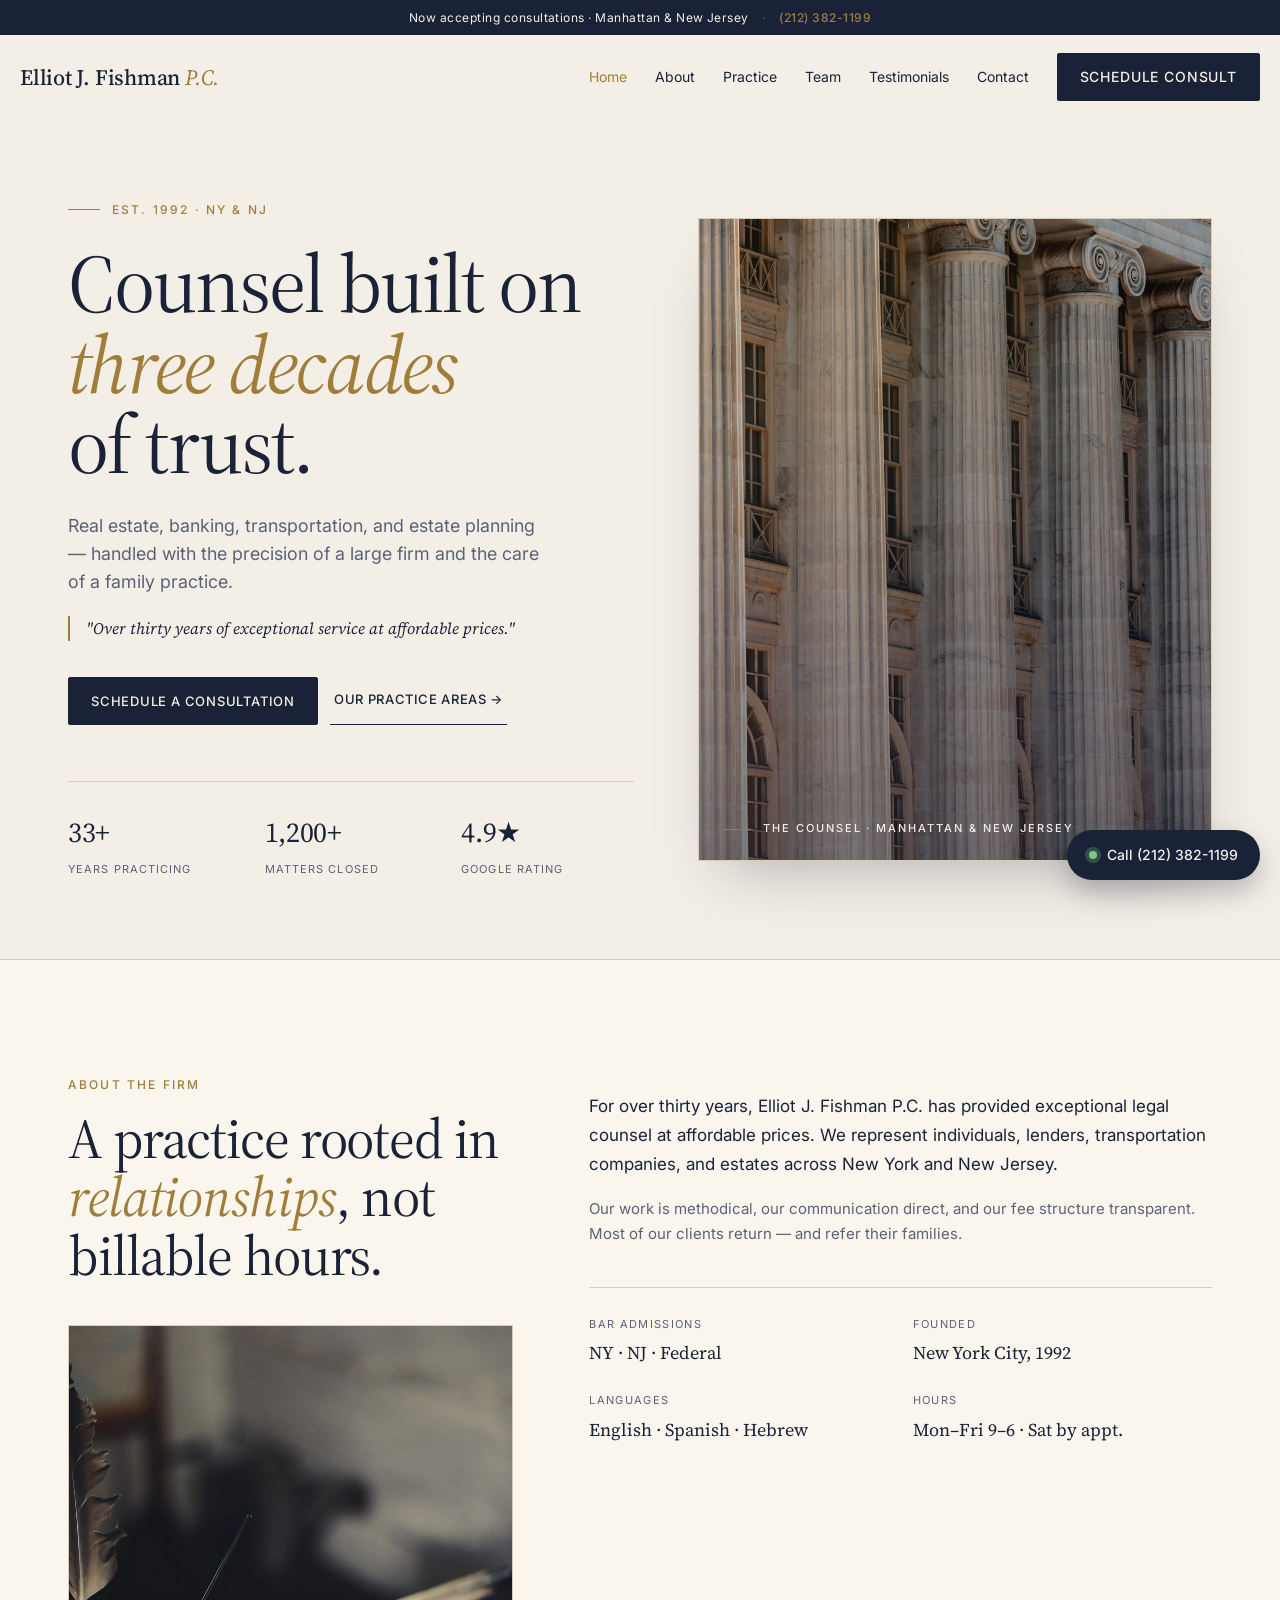
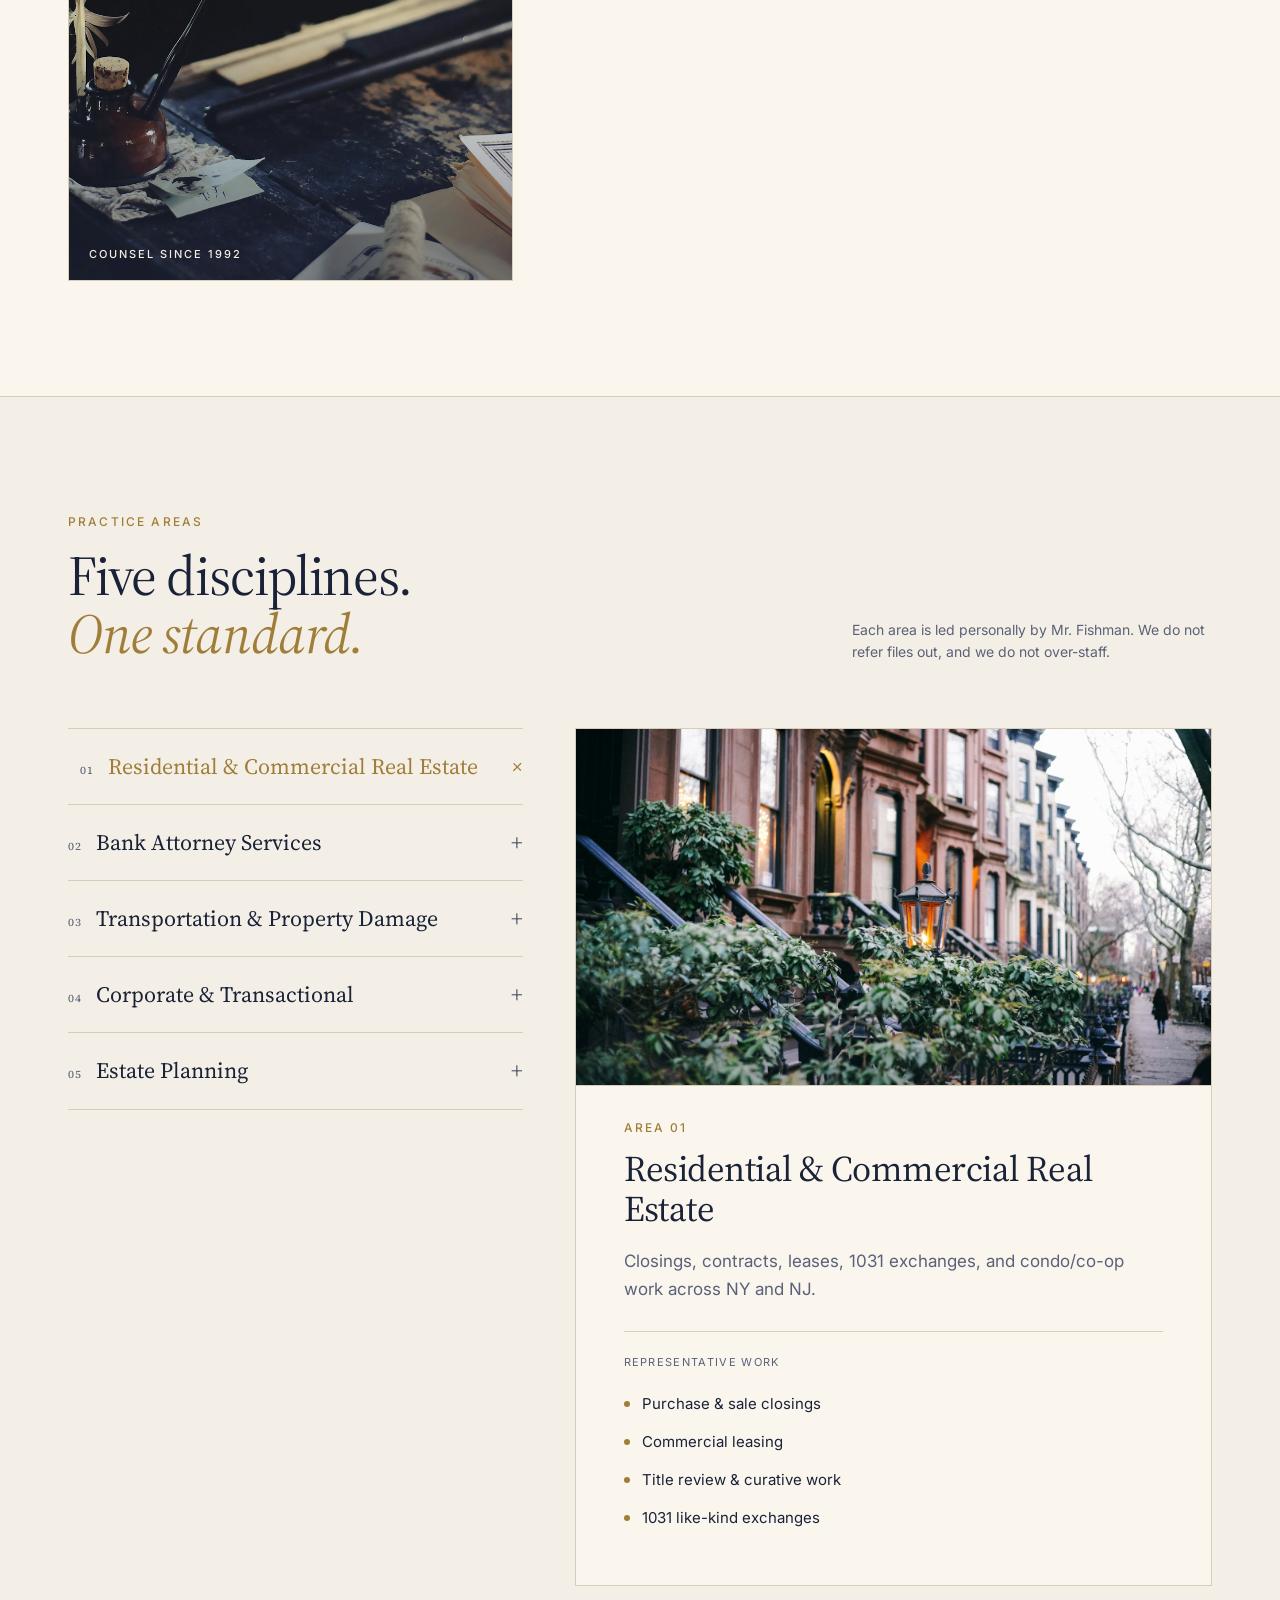
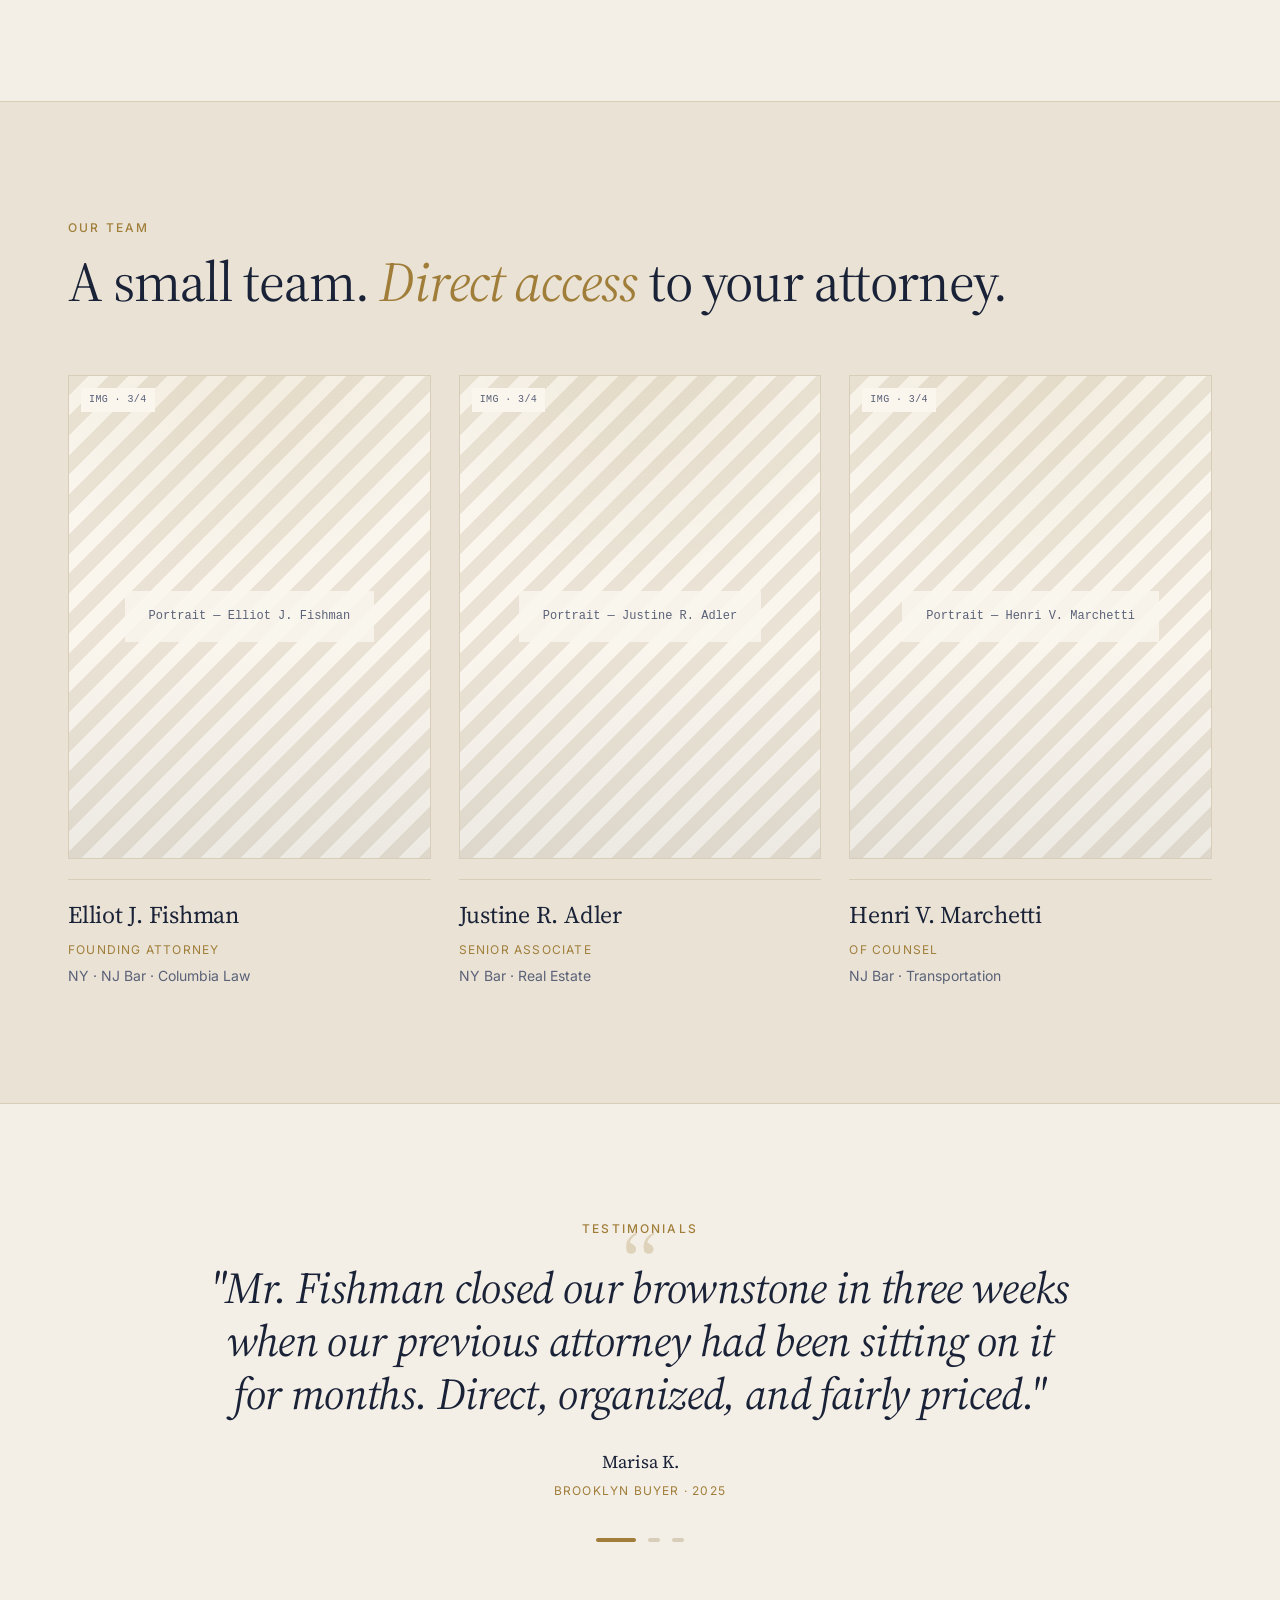
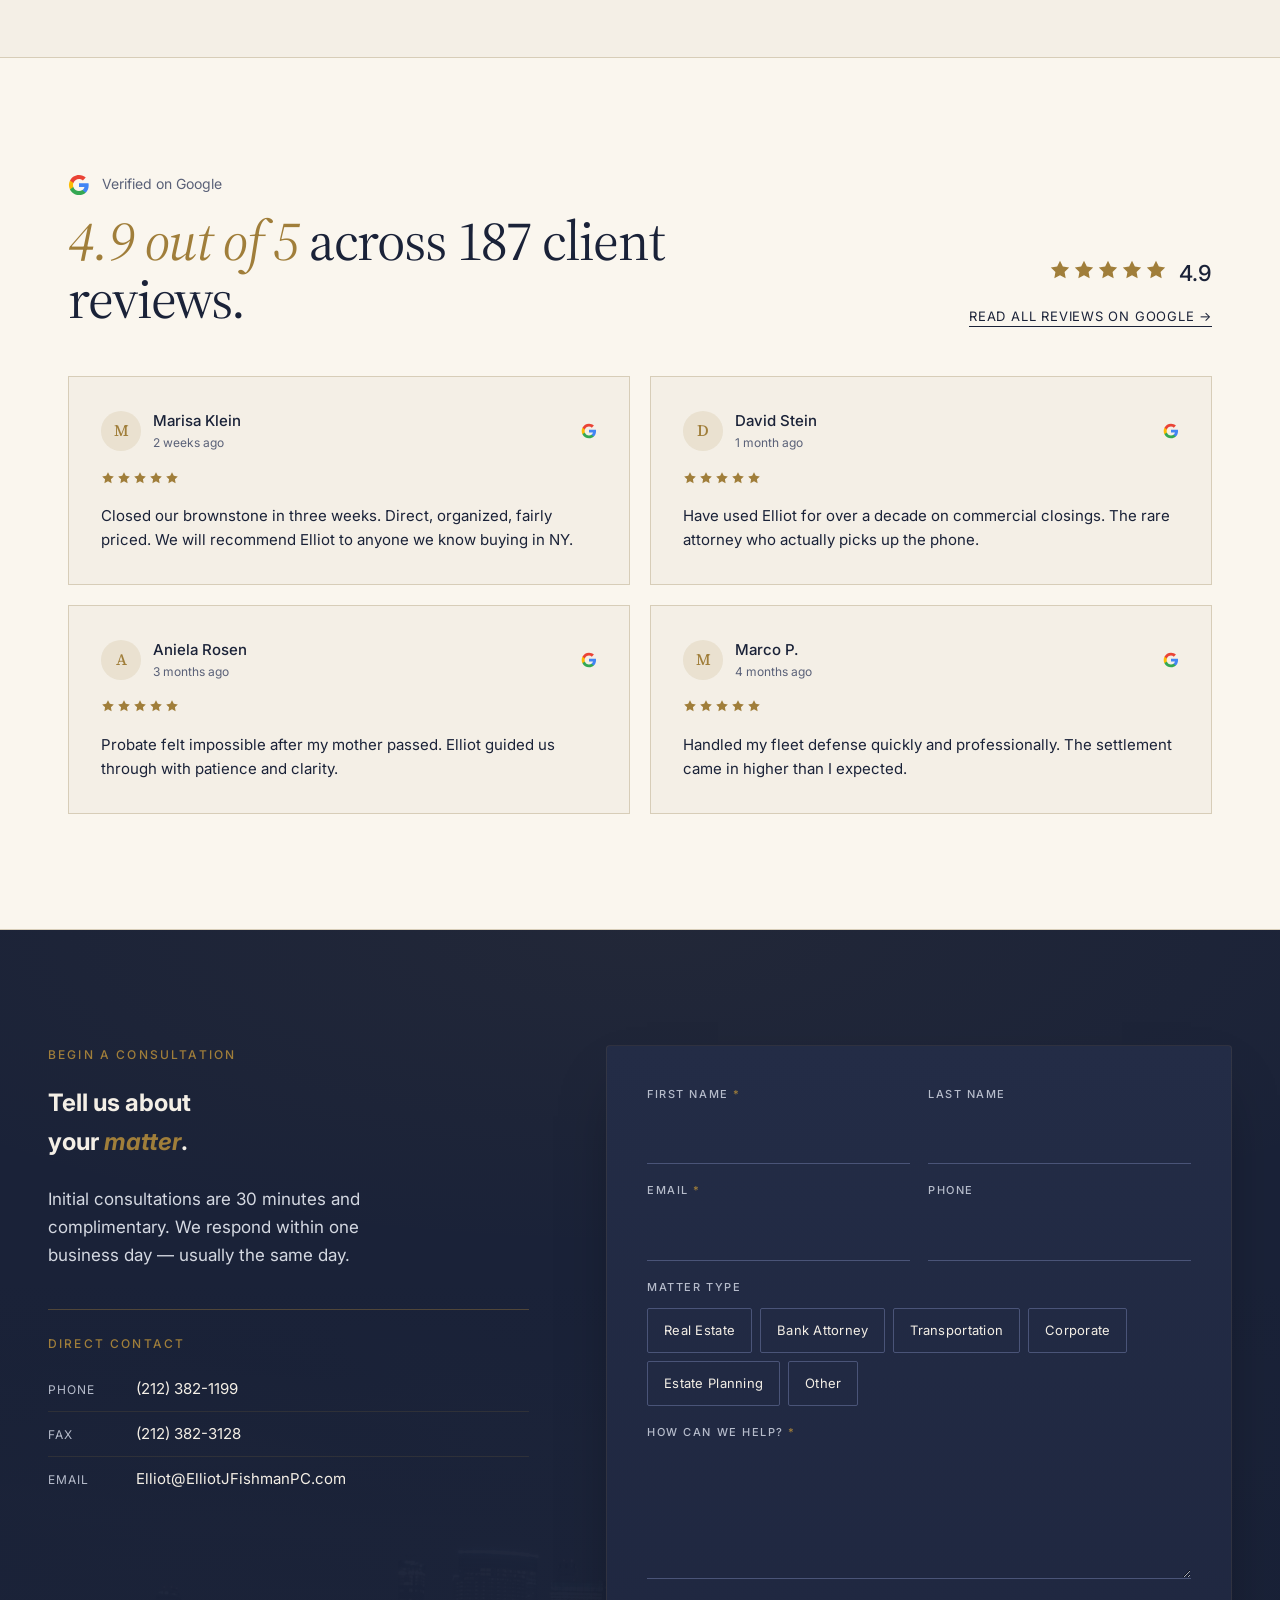
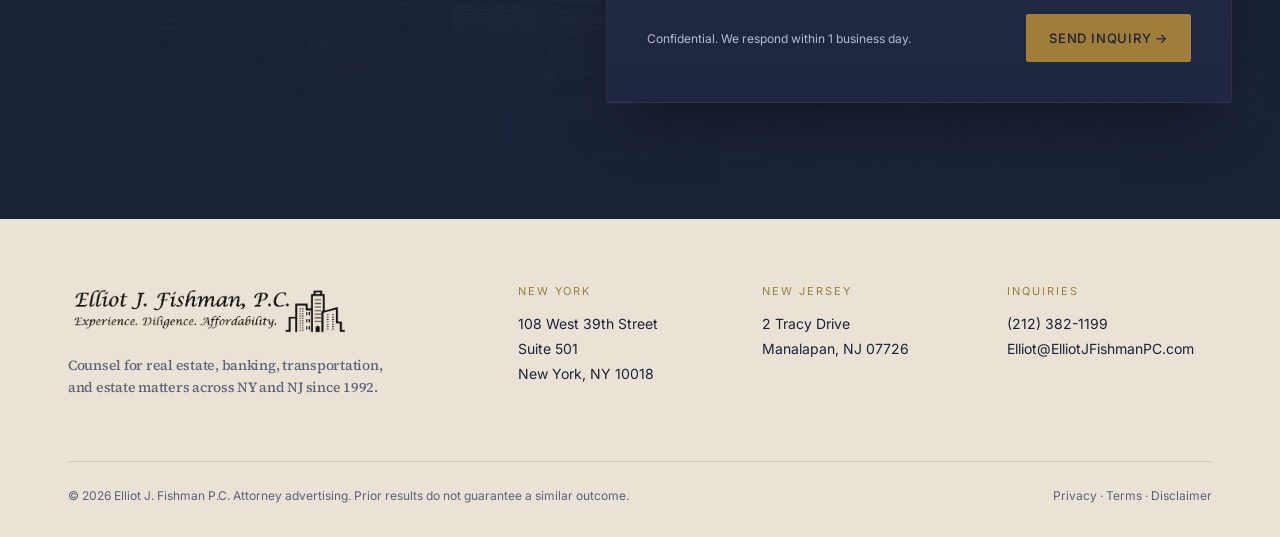
<file: index.html>
<!doctype html>
<html lang="en">
<head>
<meta charset="utf-8" />
<meta name="viewport" content="width=device-width, initial-scale=1, viewport-fit=cover" />
<meta name="theme-color" content="#1A2238" />
<title>Trusted Counsel for Real Estate, Banking & Estate Matters in NY & NJ — Elliot J. Fishman P.C.</title>
<meta name="description" content="Elliot J. Fishman P.C. — over thirty years of exceptional legal counsel at affordable prices in New York and New Jersey." />
<link rel="preconnect" href="https://fonts.googleapis.com" />
<link rel="preconnect" href="https://fonts.gstatic.com" crossorigin />
<link rel="stylesheet" href="https://fonts.googleapis.com/css2?family=Source+Serif+4:ital,opsz,wght@0,8..60,300..700;1,8..60,400..600&family=Inter:wght@400;500;600&display=swap" />
<link rel="stylesheet" href="assets/css/site.css" />
<link rel="icon" href="data:image/svg+xml,%3Csvg xmlns='http://www.w3.org/2000/svg' viewBox='0 0 32 32'%3E%3Crect width='32' height='32' fill='%231A2238'/%3E%3Ctext x='16' y='22' font-family='Georgia,serif' font-size='20' fill='%23A07E3A' text-anchor='middle' font-style='italic'%3EF%3C/text%3E%3C/svg%3E" />
</head>
<body data-page="home">
<a href="#main" class="skip">Skip to content</a>
<div class="promobar">
  <span class="desktop-only">Now accepting consultations · Manhattan & New Jersey</span>
  <span class="sep desktop-only">·</span>
  <a href="tel:2123821199" class="phone">(212) 382-1199</a>
</div>
<header class="nav">
  <div class="container nav-inner">
    <a class="brand" href="index.html">Elliot J. Fishman <em>P.C.</em></a>
    <button class="nav-toggle" aria-expanded="false" aria-controls="nav-links" aria-label="Toggle menu"><span></span></button>
    <nav class="nav-links" id="nav-links">
      <a href="index.html" class="active">Home</a>
      <a href="about.html">About</a>
      <a href="practice.html">Practice</a>
      <a href="team.html">Team</a>
      <a href="testimonials.html">Testimonials</a>
      <a href="contact.html">Contact</a>
      <a href="contact.html" class="btn">Schedule Consult</a>
    </nav>
  </div>
  <div class="nav-backdrop"></div>
</header><main id="main">
<section class="hero">
  <div class="container">
    <div class="hero-inner">
      <div class="reveal">
        <div class="hero-eyebrow"><span class="rule"></span><span class="eyebrow">Est. 1992 · NY & NJ</span></div>
        <h1>Counsel built on<br><em>three decades</em><br>of trust.</h1>
        <p class="lead">Real estate, banking, transportation, and estate planning — handled with the precision of a large firm and the care of a family practice.</p>
        <p class="quote">"Over thirty years of exceptional service at affordable prices."</p>
        <div class="hero-cta">
          <a href="contact.html" class="btn">Schedule a Consultation</a>
          <a href="practice.html" class="btn-link">Our Practice Areas →</a>
        </div>
        <div class="hero-bar">
          <div><div class="stat-n">33+</div><div class="stat-l">Years practicing</div></div>
          <div><div class="stat-n">1,200+</div><div class="stat-l">Matters closed</div></div>
          <div><div class="stat-n">4.9★</div><div class="stat-l">Google rating</div></div>
        </div>
      </div>
      <div class="image reveal">
        <figure class="hero-figure">
          <img src="assets/img/courthouse-columns.jpg" alt="Courthouse columns, New York" width="1920" height="1280" loading="eager" decoding="async" />
          <figcaption><span class="rule"></span>The Counsel · Manhattan &amp; New Jersey</figcaption>
        </figure>
      </div>
    </div>
  </div>
</section>
<section class="section section--paper" id="about">
  <div class="container">
    <div class="about-grid">
      <div class="reveal">
        <div class="eyebrow">About the Firm</div>
        <h2>A practice rooted in <em>relationships</em>, not billable hours.</h2>
        <figure class="about-figure">
          <img src="assets/img/vintage-desk.jpg" alt="Quill, inkwell, and parchment on a writing desk" width="1200" height="800" loading="lazy" decoding="async" />
          <figcaption>Counsel since 1992</figcaption>
        </figure>
      </div>
      <div class="reveal">
        <p>For over thirty years, Elliot J. Fishman P.C. has provided exceptional legal counsel at affordable prices. We represent individuals, lenders, transportation companies, and estates across New York and New Jersey.</p>
        <p class="dim">Our work is methodical, our communication direct, and our fee structure transparent. Most of our clients return — and refer their families.</p>
        <div class="facts">
          <div class="fact"><div class="k">Bar Admissions</div><div class="v">NY · NJ · Federal</div></div>
          <div class="fact"><div class="k">Founded</div><div class="v">New York City, 1992</div></div>
          <div class="fact"><div class="k">Languages</div><div class="v">English · Spanish · Hebrew</div></div>
          <div class="fact"><div class="k">Hours</div><div class="v">Mon–Fri 9–6 · Sat by appt.</div></div>
        </div>
      </div>
    </div>
  </div>
</section>
<section class="section" id="practice">
  <div class="container">
    <div class="section-head reveal">
      <div class="practice-head">
        <div>
          <div class="eyebrow">Practice Areas</div>
          <h2>Five disciplines.<br><em>One standard.</em></h2>
        </div>
        <div class="helper">Each area is led personally by Mr. Fishman. We do not refer files out, and we do not over-staff.</div>
      </div>
    </div>
    <div class="practice-grid">
      <div class="practice-list reveal">
        
        <button class="practice-item" data-area="real-estate" type="button">
          <span class="title"><span class="num">01</span>Residential & Commercial Real Estate</span>
          <span class="plus" aria-hidden="true">+</span>
        </button>
        <button class="practice-item" data-area="bank" type="button">
          <span class="title"><span class="num">02</span>Bank Attorney Services</span>
          <span class="plus" aria-hidden="true">+</span>
        </button>
        <button class="practice-item" data-area="transport" type="button">
          <span class="title"><span class="num">03</span>Transportation & Property Damage</span>
          <span class="plus" aria-hidden="true">+</span>
        </button>
        <button class="practice-item" data-area="corporate" type="button">
          <span class="title"><span class="num">04</span>Corporate & Transactional</span>
          <span class="plus" aria-hidden="true">+</span>
        </button>
        <button class="practice-item" data-area="estate" type="button">
          <span class="title"><span class="num">05</span>Estate Planning</span>
          <span class="plus" aria-hidden="true">+</span>
        </button>
      </div>
      <div class="reveal">
        
        <div class="practice-card" data-area="real-estate">
          <div class="practice-card-img"><img src="assets/img/brownstone-nyc.jpg" alt="Brownstone homes on a Brooklyn street" loading="lazy" decoding="async" /></div>
          <div class="eyebrow">Area 01</div>
          <h3>Residential & Commercial Real Estate</h3>
          <p>Closings, contracts, leases, 1031 exchanges, and condo/co-op work across NY and NJ.</p>
          <div class="work-head">Representative Work</div>
          <ul class="work-list"><li>Purchase & sale closings</li><li>Commercial leasing</li><li>Title review & curative work</li><li>1031 like-kind exchanges</li></ul>
        </div>
        <div class="practice-card" data-area="bank">
          <div class="practice-card-img"><img src="assets/img/bank-marble.jpg" alt="Classical marble bank facade with columns" loading="lazy" decoding="async" /></div>
          <div class="eyebrow">Area 02</div>
          <h3>Bank Attorney Services</h3>
          <p>Lender representation, loan closings, foreclosure work, and refinance documentation.</p>
          <div class="work-head">Representative Work</div>
          <ul class="work-list"><li>Residential loan closings</li><li>Commercial mortgage closings</li><li>Foreclosure proceedings</li><li>Loan modifications</li></ul>
        </div>
        <div class="practice-card" data-area="transport">
          <div class="practice-card-img"><img src="assets/img/trucks-fleet.jpg" alt="Commercial freight truck on highway" loading="lazy" decoding="async" /></div>
          <div class="eyebrow">Area 03</div>
          <h3>Transportation & Property Damage</h3>
          <p>Fleet, livery, and commercial vehicle defense — claims handled directly with carriers.</p>
          <div class="work-head">Representative Work</div>
          <ul class="work-list"><li>Fleet & livery defense</li><li>Property damage claims</li><li>Subrogation recovery</li><li>Carrier coordination</li></ul>
        </div>
        <div class="practice-card" data-area="corporate">
          <div class="practice-card-img"><img src="assets/img/courthouse-columns.jpg" alt="Classical courthouse columns" loading="lazy" decoding="async" /></div>
          <div class="eyebrow">Area 04</div>
          <h3>Corporate & Transactional</h3>
          <p>Entity formation, partnership agreements, and contract drafting for closely-held businesses.</p>
          <div class="work-head">Representative Work</div>
          <ul class="work-list"><li>LLC & corporation formation</li><li>Operating & partnership agreements</li><li>Asset purchase agreements</li><li>Commercial contracts</li></ul>
        </div>
        <div class="practice-card" data-area="estate">
          <div class="practice-card-img"><img src="assets/img/lawbooks-shelf.jpg" alt="Antique leather-bound law books on a shelf" loading="lazy" decoding="async" /></div>
          <div class="eyebrow">Area 05</div>
          <h3>Estate Planning</h3>
          <p>Wills, trusts, healthcare directives, and probate — designed to keep families intact.</p>
          <div class="work-head">Representative Work</div>
          <ul class="work-list"><li>Wills & living trusts</li><li>Healthcare proxies</li><li>Probate & administration</li><li>Estate tax planning</li></ul>
        </div>
      </div>
    </div>
  </div>
</section>
<section class="section section--alt" id="team">
  <div class="container">
    <div class="section-head reveal">
      <div class="eyebrow">Our Team</div>
      <h2>A small team. <em>Direct access</em> to your attorney.</h2>
    </div>
    <div class="team-grid">
      
      <a class="team-card reveal" href="team.html#elliot-j-fishman" style="text-decoration: none; color: inherit;">
        <div class="ph" data-aspect="3/4" role="img" aria-label="Portrait — Elliot J. Fishman"><span class="tag">IMG · 3/4</span><span class="label">Portrait — Elliot J. Fishman</span></div>
        <div class="meta">
          <div class="name">Elliot J. Fishman</div>
          <div class="role">Founding Attorney</div>
          <div class="creds">NY · NJ Bar · Columbia Law</div>
        </div>
      </a>
      <a class="team-card reveal" href="team.html#justine-r-adler" style="text-decoration: none; color: inherit;">
        <div class="ph" data-aspect="3/4" role="img" aria-label="Portrait — Justine R. Adler"><span class="tag">IMG · 3/4</span><span class="label">Portrait — Justine R. Adler</span></div>
        <div class="meta">
          <div class="name">Justine R. Adler</div>
          <div class="role">Senior Associate</div>
          <div class="creds">NY Bar · Real Estate</div>
        </div>
      </a>
      <a class="team-card reveal" href="team.html#henri-v-marchetti" style="text-decoration: none; color: inherit;">
        <div class="ph" data-aspect="3/4" role="img" aria-label="Portrait — Henri V. Marchetti"><span class="tag">IMG · 3/4</span><span class="label">Portrait — Henri V. Marchetti</span></div>
        <div class="meta">
          <div class="name">Henri V. Marchetti</div>
          <div class="role">Of Counsel</div>
          <div class="creds">NJ Bar · Transportation</div>
        </div>
      </a>
    </div>
  </div>
</section>
<section class="section testimonials" id="testimonials">
  <div class="container">
    <div class="eyebrow">Testimonials</div>
    <div class="tcarousel reveal">
      
      <div class="tslide active">
        <blockquote>"Mr. Fishman closed our brownstone in three weeks when our previous attorney had been sitting on it for months. Direct, organized, and fairly priced."</blockquote>
        <div class="who">Marisa K.</div>
        <div class="when">Brooklyn buyer · 2025</div>
      </div>
      <div class="tslide">
        <blockquote>"We have used Elliot for every commercial closing for over a decade. He is the rare attorney who actually picks up the phone."</blockquote>
        <div class="who">David S.</div>
        <div class="when">Lender, Manhattan · 2024</div>
      </div>
      <div class="tslide">
        <blockquote>"After my mother passed, the probate felt impossible. Elliot guided us through it with patience I will never forget."</blockquote>
        <div class="who">Aniela R.</div>
        <div class="when">Estate client · 2025</div>
      </div>
    </div>
    <div class="tdots">
      <button class="active" aria-label="Testimonial 1"></button><button class="" aria-label="Testimonial 2"></button><button class="" aria-label="Testimonial 3"></button>
    </div>
  </div>
</section>
<section class="section section--paper" id="reviews">
  <div class="container">
    <div class="reviews-head reveal">
      <div>
        <div style="display:flex;align-items:center;gap:12px;margin-bottom:14px;"><svg width="22" height="22" viewBox="0 0 24 24" aria-label="Google"><path d="M22.56 12.25c0-.78-.07-1.53-.2-2.25H12v4.26h5.92c-.26 1.37-1.04 2.53-2.21 3.31v2.77h3.57c2.08-1.92 3.28-4.74 3.28-8.09z" fill="#4285F4"/><path d="M12 23c2.97 0 5.46-.98 7.28-2.66l-3.57-2.77c-.98.66-2.23 1.06-3.71 1.06-2.86 0-5.29-1.93-6.16-4.53H2.18v2.84C3.99 20.53 7.7 23 12 23z" fill="#34A853"/><path d="M5.84 14.09c-.22-.66-.35-1.36-.35-2.09s.13-1.43.35-2.09V7.07H2.18C1.43 8.55 1 10.22 1 12s.43 3.45 1.18 4.93l2.85-2.22.81-.62z" fill="#FBBC05"/><path d="M12 5.38c1.62 0 3.06.56 4.21 1.64l3.15-3.15C17.45 2.09 14.97 1 12 1 7.7 1 3.99 3.47 2.18 7.07l3.66 2.84c.87-2.6 3.3-4.53 6.16-4.53z" fill="#EA4335"/></svg><span style="font-size:14px;color:var(--ink-soft);">Verified on Google</span></div>
        <h2><em>4.9 out of 5</em> across 187 client reviews.</h2>
      </div>
      <div class="right">
        <span class="stars large"><svg width="22" height="22" viewBox="0 0 24 24" fill="var(--gold)"><path d="M12 2l3.09 6.26L22 9.27l-5 4.87 1.18 6.88L12 17.77l-6.18 3.25L7 14.14 2 9.27l6.91-1.01L12 2z"/></svg><svg width="22" height="22" viewBox="0 0 24 24" fill="var(--gold)"><path d="M12 2l3.09 6.26L22 9.27l-5 4.87 1.18 6.88L12 17.77l-6.18 3.25L7 14.14 2 9.27l6.91-1.01L12 2z"/></svg><svg width="22" height="22" viewBox="0 0 24 24" fill="var(--gold)"><path d="M12 2l3.09 6.26L22 9.27l-5 4.87 1.18 6.88L12 17.77l-6.18 3.25L7 14.14 2 9.27l6.91-1.01L12 2z"/></svg><svg width="22" height="22" viewBox="0 0 24 24" fill="var(--gold)"><path d="M12 2l3.09 6.26L22 9.27l-5 4.87 1.18 6.88L12 17.77l-6.18 3.25L7 14.14 2 9.27l6.91-1.01L12 2z"/></svg><svg width="22" height="22" viewBox="0 0 24 24" fill="var(--gold)"><path d="M12 2l3.09 6.26L22 9.27l-5 4.87 1.18 6.88L12 17.77l-6.18 3.25L7 14.14 2 9.27l6.91-1.01L12 2z"/></svg></span><span class="num">4.9</span>
        <div style="margin-top:12px;"><a href="#" style="font-size:13px;color:var(--ink);border-bottom:1px solid var(--ink);text-decoration:none;padding-bottom:2px;letter-spacing:0.06em;text-transform:uppercase;">Read all reviews on Google →</a></div>
      </div>
    </div>
    <div class="reviews-grid">
      
      <div class="review reveal">
        <div class="review-top">
          <div class="review-who">
            <div class="av">M</div>
            <div><div class="nm">Marisa Klein</div><div class="tm">2 weeks ago</div></div>
          </div>
          <svg width="16" height="16" viewBox="0 0 24 24" aria-label="Google"><path d="M22.56 12.25c0-.78-.07-1.53-.2-2.25H12v4.26h5.92c-.26 1.37-1.04 2.53-2.21 3.31v2.77h3.57c2.08-1.92 3.28-4.74 3.28-8.09z" fill="#4285F4"/><path d="M12 23c2.97 0 5.46-.98 7.28-2.66l-3.57-2.77c-.98.66-2.23 1.06-3.71 1.06-2.86 0-5.29-1.93-6.16-4.53H2.18v2.84C3.99 20.53 7.7 23 12 23z" fill="#34A853"/><path d="M5.84 14.09c-.22-.66-.35-1.36-.35-2.09s.13-1.43.35-2.09V7.07H2.18C1.43 8.55 1 10.22 1 12s.43 3.45 1.18 4.93l2.85-2.22.81-.62z" fill="#FBBC05"/><path d="M12 5.38c1.62 0 3.06.56 4.21 1.64l3.15-3.15C17.45 2.09 14.97 1 12 1 7.7 1 3.99 3.47 2.18 7.07l3.66 2.84c.87-2.6 3.3-4.53 6.16-4.53z" fill="#EA4335"/></svg>
        </div>
        <span class="stars"><svg width="14" height="14" viewBox="0 0 24 24" fill="var(--gold)"><path d="M12 2l3.09 6.26L22 9.27l-5 4.87 1.18 6.88L12 17.77l-6.18 3.25L7 14.14 2 9.27l6.91-1.01L12 2z"/></svg><svg width="14" height="14" viewBox="0 0 24 24" fill="var(--gold)"><path d="M12 2l3.09 6.26L22 9.27l-5 4.87 1.18 6.88L12 17.77l-6.18 3.25L7 14.14 2 9.27l6.91-1.01L12 2z"/></svg><svg width="14" height="14" viewBox="0 0 24 24" fill="var(--gold)"><path d="M12 2l3.09 6.26L22 9.27l-5 4.87 1.18 6.88L12 17.77l-6.18 3.25L7 14.14 2 9.27l6.91-1.01L12 2z"/></svg><svg width="14" height="14" viewBox="0 0 24 24" fill="var(--gold)"><path d="M12 2l3.09 6.26L22 9.27l-5 4.87 1.18 6.88L12 17.77l-6.18 3.25L7 14.14 2 9.27l6.91-1.01L12 2z"/></svg><svg width="14" height="14" viewBox="0 0 24 24" fill="var(--gold)"><path d="M12 2l3.09 6.26L22 9.27l-5 4.87 1.18 6.88L12 17.77l-6.18 3.25L7 14.14 2 9.27l6.91-1.01L12 2z"/></svg></span>
        <p>Closed our brownstone in three weeks. Direct, organized, fairly priced. We will recommend Elliot to anyone we know buying in NY.</p>
      </div>
      <div class="review reveal">
        <div class="review-top">
          <div class="review-who">
            <div class="av">D</div>
            <div><div class="nm">David Stein</div><div class="tm">1 month ago</div></div>
          </div>
          <svg width="16" height="16" viewBox="0 0 24 24" aria-label="Google"><path d="M22.56 12.25c0-.78-.07-1.53-.2-2.25H12v4.26h5.92c-.26 1.37-1.04 2.53-2.21 3.31v2.77h3.57c2.08-1.92 3.28-4.74 3.28-8.09z" fill="#4285F4"/><path d="M12 23c2.97 0 5.46-.98 7.28-2.66l-3.57-2.77c-.98.66-2.23 1.06-3.71 1.06-2.86 0-5.29-1.93-6.16-4.53H2.18v2.84C3.99 20.53 7.7 23 12 23z" fill="#34A853"/><path d="M5.84 14.09c-.22-.66-.35-1.36-.35-2.09s.13-1.43.35-2.09V7.07H2.18C1.43 8.55 1 10.22 1 12s.43 3.45 1.18 4.93l2.85-2.22.81-.62z" fill="#FBBC05"/><path d="M12 5.38c1.62 0 3.06.56 4.21 1.64l3.15-3.15C17.45 2.09 14.97 1 12 1 7.7 1 3.99 3.47 2.18 7.07l3.66 2.84c.87-2.6 3.3-4.53 6.16-4.53z" fill="#EA4335"/></svg>
        </div>
        <span class="stars"><svg width="14" height="14" viewBox="0 0 24 24" fill="var(--gold)"><path d="M12 2l3.09 6.26L22 9.27l-5 4.87 1.18 6.88L12 17.77l-6.18 3.25L7 14.14 2 9.27l6.91-1.01L12 2z"/></svg><svg width="14" height="14" viewBox="0 0 24 24" fill="var(--gold)"><path d="M12 2l3.09 6.26L22 9.27l-5 4.87 1.18 6.88L12 17.77l-6.18 3.25L7 14.14 2 9.27l6.91-1.01L12 2z"/></svg><svg width="14" height="14" viewBox="0 0 24 24" fill="var(--gold)"><path d="M12 2l3.09 6.26L22 9.27l-5 4.87 1.18 6.88L12 17.77l-6.18 3.25L7 14.14 2 9.27l6.91-1.01L12 2z"/></svg><svg width="14" height="14" viewBox="0 0 24 24" fill="var(--gold)"><path d="M12 2l3.09 6.26L22 9.27l-5 4.87 1.18 6.88L12 17.77l-6.18 3.25L7 14.14 2 9.27l6.91-1.01L12 2z"/></svg><svg width="14" height="14" viewBox="0 0 24 24" fill="var(--gold)"><path d="M12 2l3.09 6.26L22 9.27l-5 4.87 1.18 6.88L12 17.77l-6.18 3.25L7 14.14 2 9.27l6.91-1.01L12 2z"/></svg></span>
        <p>Have used Elliot for over a decade on commercial closings. The rare attorney who actually picks up the phone.</p>
      </div>
      <div class="review reveal">
        <div class="review-top">
          <div class="review-who">
            <div class="av">A</div>
            <div><div class="nm">Aniela Rosen</div><div class="tm">3 months ago</div></div>
          </div>
          <svg width="16" height="16" viewBox="0 0 24 24" aria-label="Google"><path d="M22.56 12.25c0-.78-.07-1.53-.2-2.25H12v4.26h5.92c-.26 1.37-1.04 2.53-2.21 3.31v2.77h3.57c2.08-1.92 3.28-4.74 3.28-8.09z" fill="#4285F4"/><path d="M12 23c2.97 0 5.46-.98 7.28-2.66l-3.57-2.77c-.98.66-2.23 1.06-3.71 1.06-2.86 0-5.29-1.93-6.16-4.53H2.18v2.84C3.99 20.53 7.7 23 12 23z" fill="#34A853"/><path d="M5.84 14.09c-.22-.66-.35-1.36-.35-2.09s.13-1.43.35-2.09V7.07H2.18C1.43 8.55 1 10.22 1 12s.43 3.45 1.18 4.93l2.85-2.22.81-.62z" fill="#FBBC05"/><path d="M12 5.38c1.62 0 3.06.56 4.21 1.64l3.15-3.15C17.45 2.09 14.97 1 12 1 7.7 1 3.99 3.47 2.18 7.07l3.66 2.84c.87-2.6 3.3-4.53 6.16-4.53z" fill="#EA4335"/></svg>
        </div>
        <span class="stars"><svg width="14" height="14" viewBox="0 0 24 24" fill="var(--gold)"><path d="M12 2l3.09 6.26L22 9.27l-5 4.87 1.18 6.88L12 17.77l-6.18 3.25L7 14.14 2 9.27l6.91-1.01L12 2z"/></svg><svg width="14" height="14" viewBox="0 0 24 24" fill="var(--gold)"><path d="M12 2l3.09 6.26L22 9.27l-5 4.87 1.18 6.88L12 17.77l-6.18 3.25L7 14.14 2 9.27l6.91-1.01L12 2z"/></svg><svg width="14" height="14" viewBox="0 0 24 24" fill="var(--gold)"><path d="M12 2l3.09 6.26L22 9.27l-5 4.87 1.18 6.88L12 17.77l-6.18 3.25L7 14.14 2 9.27l6.91-1.01L12 2z"/></svg><svg width="14" height="14" viewBox="0 0 24 24" fill="var(--gold)"><path d="M12 2l3.09 6.26L22 9.27l-5 4.87 1.18 6.88L12 17.77l-6.18 3.25L7 14.14 2 9.27l6.91-1.01L12 2z"/></svg><svg width="14" height="14" viewBox="0 0 24 24" fill="var(--gold)"><path d="M12 2l3.09 6.26L22 9.27l-5 4.87 1.18 6.88L12 17.77l-6.18 3.25L7 14.14 2 9.27l6.91-1.01L12 2z"/></svg></span>
        <p>Probate felt impossible after my mother passed. Elliot guided us through with patience and clarity.</p>
      </div>
      <div class="review reveal">
        <div class="review-top">
          <div class="review-who">
            <div class="av">M</div>
            <div><div class="nm">Marco P.</div><div class="tm">4 months ago</div></div>
          </div>
          <svg width="16" height="16" viewBox="0 0 24 24" aria-label="Google"><path d="M22.56 12.25c0-.78-.07-1.53-.2-2.25H12v4.26h5.92c-.26 1.37-1.04 2.53-2.21 3.31v2.77h3.57c2.08-1.92 3.28-4.74 3.28-8.09z" fill="#4285F4"/><path d="M12 23c2.97 0 5.46-.98 7.28-2.66l-3.57-2.77c-.98.66-2.23 1.06-3.71 1.06-2.86 0-5.29-1.93-6.16-4.53H2.18v2.84C3.99 20.53 7.7 23 12 23z" fill="#34A853"/><path d="M5.84 14.09c-.22-.66-.35-1.36-.35-2.09s.13-1.43.35-2.09V7.07H2.18C1.43 8.55 1 10.22 1 12s.43 3.45 1.18 4.93l2.85-2.22.81-.62z" fill="#FBBC05"/><path d="M12 5.38c1.62 0 3.06.56 4.21 1.64l3.15-3.15C17.45 2.09 14.97 1 12 1 7.7 1 3.99 3.47 2.18 7.07l3.66 2.84c.87-2.6 3.3-4.53 6.16-4.53z" fill="#EA4335"/></svg>
        </div>
        <span class="stars"><svg width="14" height="14" viewBox="0 0 24 24" fill="var(--gold)"><path d="M12 2l3.09 6.26L22 9.27l-5 4.87 1.18 6.88L12 17.77l-6.18 3.25L7 14.14 2 9.27l6.91-1.01L12 2z"/></svg><svg width="14" height="14" viewBox="0 0 24 24" fill="var(--gold)"><path d="M12 2l3.09 6.26L22 9.27l-5 4.87 1.18 6.88L12 17.77l-6.18 3.25L7 14.14 2 9.27l6.91-1.01L12 2z"/></svg><svg width="14" height="14" viewBox="0 0 24 24" fill="var(--gold)"><path d="M12 2l3.09 6.26L22 9.27l-5 4.87 1.18 6.88L12 17.77l-6.18 3.25L7 14.14 2 9.27l6.91-1.01L12 2z"/></svg><svg width="14" height="14" viewBox="0 0 24 24" fill="var(--gold)"><path d="M12 2l3.09 6.26L22 9.27l-5 4.87 1.18 6.88L12 17.77l-6.18 3.25L7 14.14 2 9.27l6.91-1.01L12 2z"/></svg><svg width="14" height="14" viewBox="0 0 24 24" fill="var(--gold)"><path d="M12 2l3.09 6.26L22 9.27l-5 4.87 1.18 6.88L12 17.77l-6.18 3.25L7 14.14 2 9.27l6.91-1.01L12 2z"/></svg></span>
        <p>Handled my fleet defense quickly and professionally. The settlement came in higher than I expected.</p>
      </div>
    </div>
  </div>
</section>
<section class="contact" id="contact">
  <div class="container">
    <div class="reveal">
      <div class="eyebrow">Begin a Consultation</div>
      <h2>Tell us about<br>your <em>matter</em>.</h2>
      <p class="lead">Initial consultations are 30 minutes and complimentary. We respond within one business day — usually the same day.</p>
      <div class="contact-direct">
        <div class="eyebrow">Direct Contact</div>
        <div class="row"><span class="k">Phone</span><span><a href="tel:2123821199">(212) 382-1199</a></span></div>
        <div class="row"><span class="k">Fax</span><span>(212) 382-3128</span></div>
        <div class="row"><span class="k">Email</span><span><a href="mailto:Elliot@ElliotJFishmanPC.com">Elliot@ElliotJFishmanPC.com</a></span></div>
      </div>
    </div>
    <div class="reveal">
      <div class="form-wrap">
        <form class="contact-form form" novalidate>
          <input type="hidden" name="matter" value="" />
          <div class="form-row">
            <div class="field" data-required><label>First Name <span class="req">*</span></label><input name="first" type="text" autocomplete="given-name" /></div>
            <div class="field"><label>Last Name</label><input name="last" type="text" autocomplete="family-name" /></div>
          </div>
          <div class="form-row">
            <div class="field" data-required data-type="email"><label>Email <span class="req">*</span></label><input name="email" type="email" autocomplete="email" /></div>
            <div class="field"><label>Phone</label><input name="phone" type="tel" autocomplete="tel" /></div>
          </div>
          <div class="field" style="margin-bottom:18px;">
            <div class="matter-label">Matter type</div>
            <div class="matter-chips">
              <button type="button" class="chip" data-matter="Real Estate">Real Estate</button><button type="button" class="chip" data-matter="Bank Attorney">Bank Attorney</button><button type="button" class="chip" data-matter="Transportation">Transportation</button><button type="button" class="chip" data-matter="Corporate">Corporate</button><button type="button" class="chip" data-matter="Estate Planning">Estate Planning</button><button type="button" class="chip" data-matter="Other">Other</button>
            </div>
          </div>
          <div class="field" data-required><label>How can we help? <span class="req">*</span></label><textarea name="message" rows="4"></textarea></div>
          <div class="form-foot">
            <span class="note">Confidential. We respond within 1 business day.</span>
            <button type="submit" class="btn btn-gold">Send Inquiry →</button>
          </div>
        </form>
      </div>
      <div class="success" style="display:none;">
        <div class="check">✓</div>
        <h3>Inquiry received.</h3>
        <p>Thank you, <span data-name>there</span>. Mr. Fishman or a senior associate will reach out within one business day.</p>
        <button class="btn">Send another</button>
      </div>
    </div>
  </div>
</section></main>
<footer class="footer">
  <div class="container">
    <div class="footer-grid">
      <div class="footer-brand">
        <img src="assets/img/logo.webp" alt="Elliot J. Fishman P.C. — Experience. Diligence. Affordability." class="footer-logo" width="500" height="120" loading="lazy" />
        <p>Counsel for real estate, banking, transportation, and estate matters across NY and NJ since 1992.</p>
      </div>
      <div class="footer-col">
        <div class="h">New York</div>
        <div>108 West 39th Street</div>
        <div>Suite 501</div>
        <div>New York, NY 10018</div>
      </div>
      <div class="footer-col">
        <div class="h">New Jersey</div>
        <div>2 Tracy Drive</div>
        <div>Manalapan, NJ 07726</div>
      </div>
      <div class="footer-col">
        <div class="h">Inquiries</div>
        <div><a href="tel:2123821199">(212) 382-1199</a></div>
        <div><a href="mailto:Elliot@ElliotJFishmanPC.com">Elliot@ElliotJFishmanPC.com</a></div>
      </div>
    </div>
    <div class="footer-bar">
      <span>© 2026 Elliot J. Fishman P.C. Attorney advertising. Prior results do not guarantee a similar outcome.</span>
      <span>Privacy · Terms · Disclaimer</span>
    </div>
  </div>
</footer>
<a href="tel:2123821199" class="sticky-call" aria-label="Call (212) 382-1199">
  <span class="pulse" aria-hidden="true"></span>
  <span class="label">Call (212) 382-1199</span>
</a>
<script src="assets/js/site.js"></script>
</body>
</html>
</file>
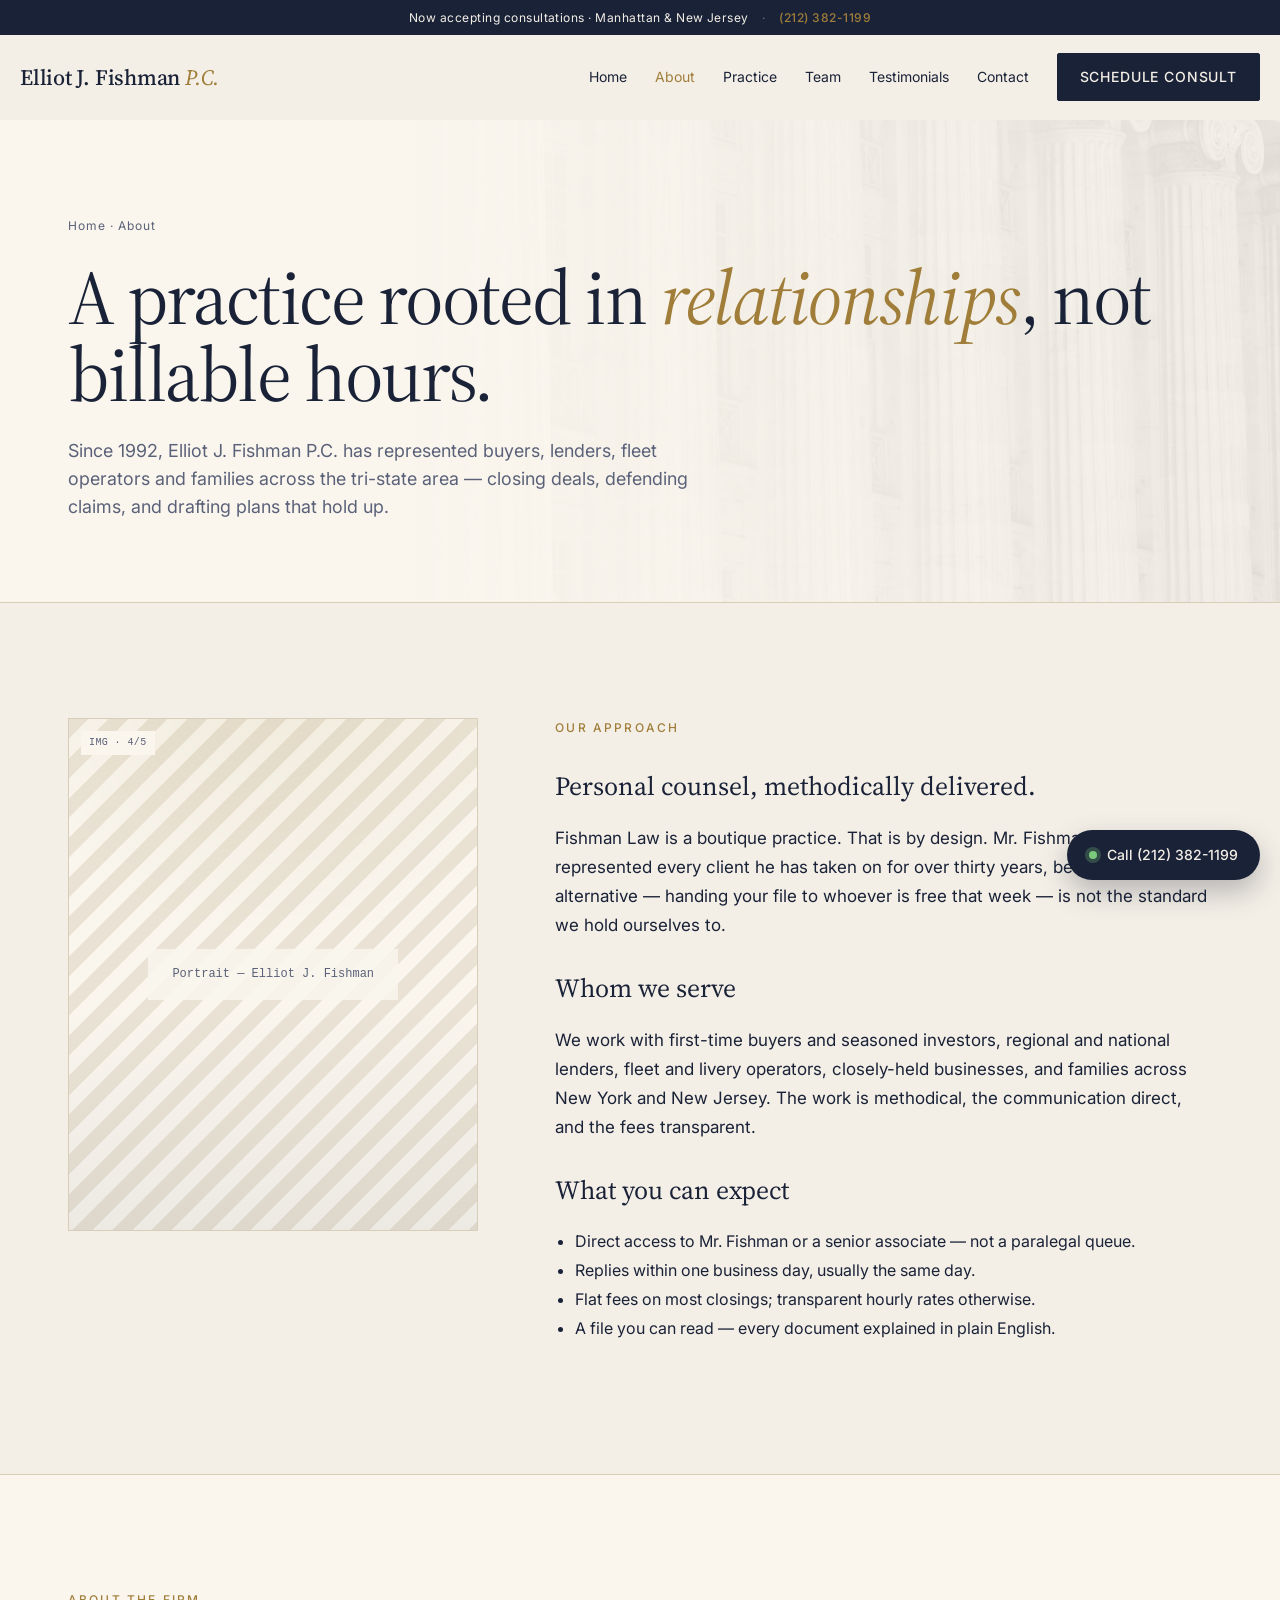
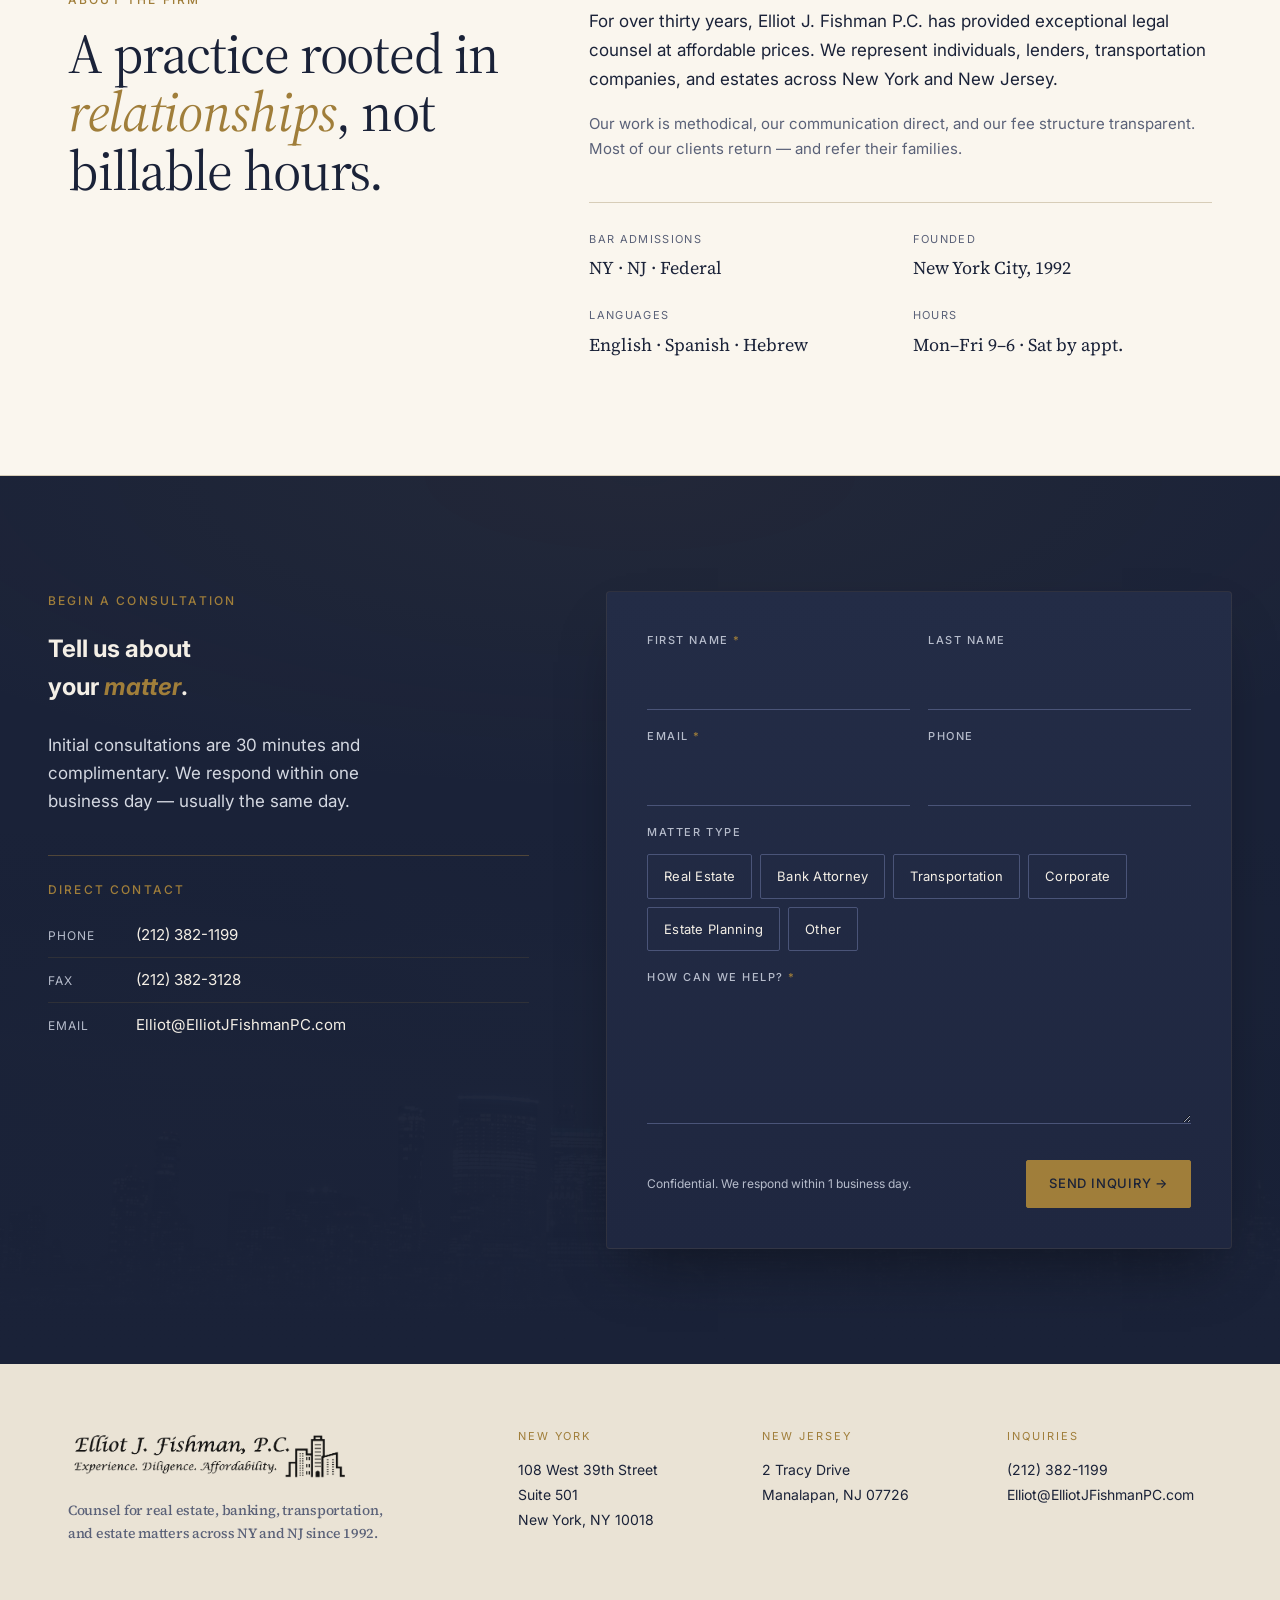
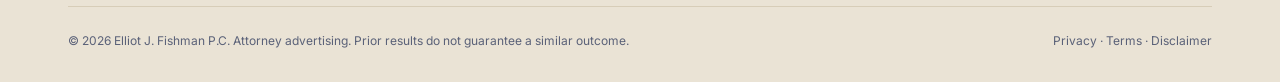
<file: about.html>
<!doctype html>
<html lang="en">
<head>
<meta charset="utf-8" />
<meta name="viewport" content="width=device-width, initial-scale=1, viewport-fit=cover" />
<meta name="theme-color" content="#1A2238" />
<title>About the Firm — Elliot J. Fishman P.C.</title>
<meta name="description" content="A boutique tri-state firm. Elliot J. Fishman has personally represented every client he has taken on for over thirty years." />
<link rel="preconnect" href="https://fonts.googleapis.com" />
<link rel="preconnect" href="https://fonts.gstatic.com" crossorigin />
<link rel="stylesheet" href="https://fonts.googleapis.com/css2?family=Source+Serif+4:ital,opsz,wght@0,8..60,300..700;1,8..60,400..600&family=Inter:wght@400;500;600&display=swap" />
<link rel="stylesheet" href="assets/css/site.css" />
<link rel="icon" href="data:image/svg+xml,%3Csvg xmlns='http://www.w3.org/2000/svg' viewBox='0 0 32 32'%3E%3Crect width='32' height='32' fill='%231A2238'/%3E%3Ctext x='16' y='22' font-family='Georgia,serif' font-size='20' fill='%23A07E3A' text-anchor='middle' font-style='italic'%3EF%3C/text%3E%3C/svg%3E" />
</head>
<body data-page="about">
<a href="#main" class="skip">Skip to content</a>
<div class="promobar">
  <span class="desktop-only">Now accepting consultations · Manhattan & New Jersey</span>
  <span class="sep desktop-only">·</span>
  <a href="tel:2123821199" class="phone">(212) 382-1199</a>
</div>
<header class="nav">
  <div class="container nav-inner">
    <a class="brand" href="index.html">Elliot J. Fishman <em>P.C.</em></a>
    <button class="nav-toggle" aria-expanded="false" aria-controls="nav-links" aria-label="Toggle menu"><span></span></button>
    <nav class="nav-links" id="nav-links">
      <a href="index.html">Home</a>
      <a href="about.html" class="active">About</a>
      <a href="practice.html">Practice</a>
      <a href="team.html">Team</a>
      <a href="testimonials.html">Testimonials</a>
      <a href="contact.html">Contact</a>
      <a href="contact.html" class="btn">Schedule Consult</a>
    </nav>
  </div>
  <div class="nav-backdrop"></div>
</header><main id="main">
  <section class="pagehead">
    <div class="container reveal">
      <div class="crumbs"><a href="index.html">Home</a> · About</div>
      <h1>A practice rooted in <em>relationships</em>, not billable hours.</h1>
      <p class="sub">Since 1992, Elliot J. Fishman P.C. has represented buyers, lenders, fleet operators and families across the tri-state area — closing deals, defending claims, and drafting plans that hold up.</p>
    </div>
  </section>
  <section class="section">
    <div class="container">
      <div class="bio-grid">
        <div class="reveal"><div class="ph" data-aspect="4/5" role="img" aria-label="Portrait — Elliot J. Fishman"><span class="tag">IMG · 4/5</span><span class="label">Portrait — Elliot J. Fishman</span></div></div>
        <div class="reveal">
          <div class="eyebrow">Our Approach</div>
          <h3>Personal counsel, methodically delivered.</h3>
          <p>Fishman Law is a boutique practice. That is by design. Mr. Fishman has personally represented every client he has taken on for over thirty years, because the alternative — handing your file to whoever is free that week — is not the standard we hold ourselves to.</p>
          <h3>Whom we serve</h3>
          <p>We work with first-time buyers and seasoned investors, regional and national lenders, fleet and livery operators, closely-held businesses, and families across New York and New Jersey. The work is methodical, the communication direct, and the fees transparent.</p>
          <h3>What you can expect</h3>
          <ul>
            <li>Direct access to Mr. Fishman or a senior associate — not a paralegal queue.</li>
            <li>Replies within one business day, usually the same day.</li>
            <li>Flat fees on most closings; transparent hourly rates otherwise.</li>
            <li>A file you can read — every document explained in plain English.</li>
          </ul>
        </div>
      </div>
    </div>
  </section>
  
<section class="section section--paper" id="about">
  <div class="container">
    <div class="about-grid">
      <div class="reveal">
        <div class="eyebrow">About the Firm</div>
        <h2>A practice rooted in <em>relationships</em>, not billable hours.</h2>
      </div>
      <div class="reveal">
        <p>For over thirty years, Elliot J. Fishman P.C. has provided exceptional legal counsel at affordable prices. We represent individuals, lenders, transportation companies, and estates across New York and New Jersey.</p>
        <p class="dim">Our work is methodical, our communication direct, and our fee structure transparent. Most of our clients return — and refer their families.</p>
        <div class="facts">
          <div class="fact"><div class="k">Bar Admissions</div><div class="v">NY · NJ · Federal</div></div>
          <div class="fact"><div class="k">Founded</div><div class="v">New York City, 1992</div></div>
          <div class="fact"><div class="k">Languages</div><div class="v">English · Spanish · Hebrew</div></div>
          <div class="fact"><div class="k">Hours</div><div class="v">Mon–Fri 9–6 · Sat by appt.</div></div>
        </div>
      </div>
    </div>
  </div>
</section>
  
<section class="contact" id="contact">
  <div class="container">
    <div class="reveal">
      <div class="eyebrow">Begin a Consultation</div>
      <h2>Tell us about<br>your <em>matter</em>.</h2>
      <p class="lead">Initial consultations are 30 minutes and complimentary. We respond within one business day — usually the same day.</p>
      <div class="contact-direct">
        <div class="eyebrow">Direct Contact</div>
        <div class="row"><span class="k">Phone</span><span><a href="tel:2123821199">(212) 382-1199</a></span></div>
        <div class="row"><span class="k">Fax</span><span>(212) 382-3128</span></div>
        <div class="row"><span class="k">Email</span><span><a href="mailto:Elliot@ElliotJFishmanPC.com">Elliot@ElliotJFishmanPC.com</a></span></div>
      </div>
    </div>
    <div class="reveal">
      <div class="form-wrap">
        <form class="contact-form form" novalidate>
          <input type="hidden" name="matter" value="" />
          <div class="form-row">
            <div class="field" data-required><label>First Name <span class="req">*</span></label><input name="first" type="text" autocomplete="given-name" /></div>
            <div class="field"><label>Last Name</label><input name="last" type="text" autocomplete="family-name" /></div>
          </div>
          <div class="form-row">
            <div class="field" data-required data-type="email"><label>Email <span class="req">*</span></label><input name="email" type="email" autocomplete="email" /></div>
            <div class="field"><label>Phone</label><input name="phone" type="tel" autocomplete="tel" /></div>
          </div>
          <div class="field" style="margin-bottom:18px;">
            <div class="matter-label">Matter type</div>
            <div class="matter-chips">
              <button type="button" class="chip" data-matter="Real Estate">Real Estate</button><button type="button" class="chip" data-matter="Bank Attorney">Bank Attorney</button><button type="button" class="chip" data-matter="Transportation">Transportation</button><button type="button" class="chip" data-matter="Corporate">Corporate</button><button type="button" class="chip" data-matter="Estate Planning">Estate Planning</button><button type="button" class="chip" data-matter="Other">Other</button>
            </div>
          </div>
          <div class="field" data-required><label>How can we help? <span class="req">*</span></label><textarea name="message" rows="4"></textarea></div>
          <div class="form-foot">
            <span class="note">Confidential. We respond within 1 business day.</span>
            <button type="submit" class="btn btn-gold">Send Inquiry →</button>
          </div>
        </form>
      </div>
      <div class="success" style="display:none;">
        <div class="check">✓</div>
        <h3>Inquiry received.</h3>
        <p>Thank you, <span data-name>there</span>. Mr. Fishman or a senior associate will reach out within one business day.</p>
        <button class="btn">Send another</button>
      </div>
    </div>
  </div>
</section>
  </main>
<footer class="footer">
  <div class="container">
    <div class="footer-grid">
      <div class="footer-brand">
        <img src="assets/img/logo.webp" alt="Elliot J. Fishman P.C. — Experience. Diligence. Affordability." class="footer-logo" width="500" height="120" loading="lazy" />
        <p>Counsel for real estate, banking, transportation, and estate matters across NY and NJ since 1992.</p>
      </div>
      <div class="footer-col">
        <div class="h">New York</div>
        <div>108 West 39th Street</div>
        <div>Suite 501</div>
        <div>New York, NY 10018</div>
      </div>
      <div class="footer-col">
        <div class="h">New Jersey</div>
        <div>2 Tracy Drive</div>
        <div>Manalapan, NJ 07726</div>
      </div>
      <div class="footer-col">
        <div class="h">Inquiries</div>
        <div><a href="tel:2123821199">(212) 382-1199</a></div>
        <div><a href="mailto:Elliot@ElliotJFishmanPC.com">Elliot@ElliotJFishmanPC.com</a></div>
      </div>
    </div>
    <div class="footer-bar">
      <span>© 2026 Elliot J. Fishman P.C. Attorney advertising. Prior results do not guarantee a similar outcome.</span>
      <span>Privacy · Terms · Disclaimer</span>
    </div>
  </div>
</footer>
<a href="tel:2123821199" class="sticky-call" aria-label="Call (212) 382-1199">
  <span class="pulse" aria-hidden="true"></span>
  <span class="label">Call (212) 382-1199</span>
</a>
<script src="assets/js/site.js"></script>
</body>
</html>
</file>
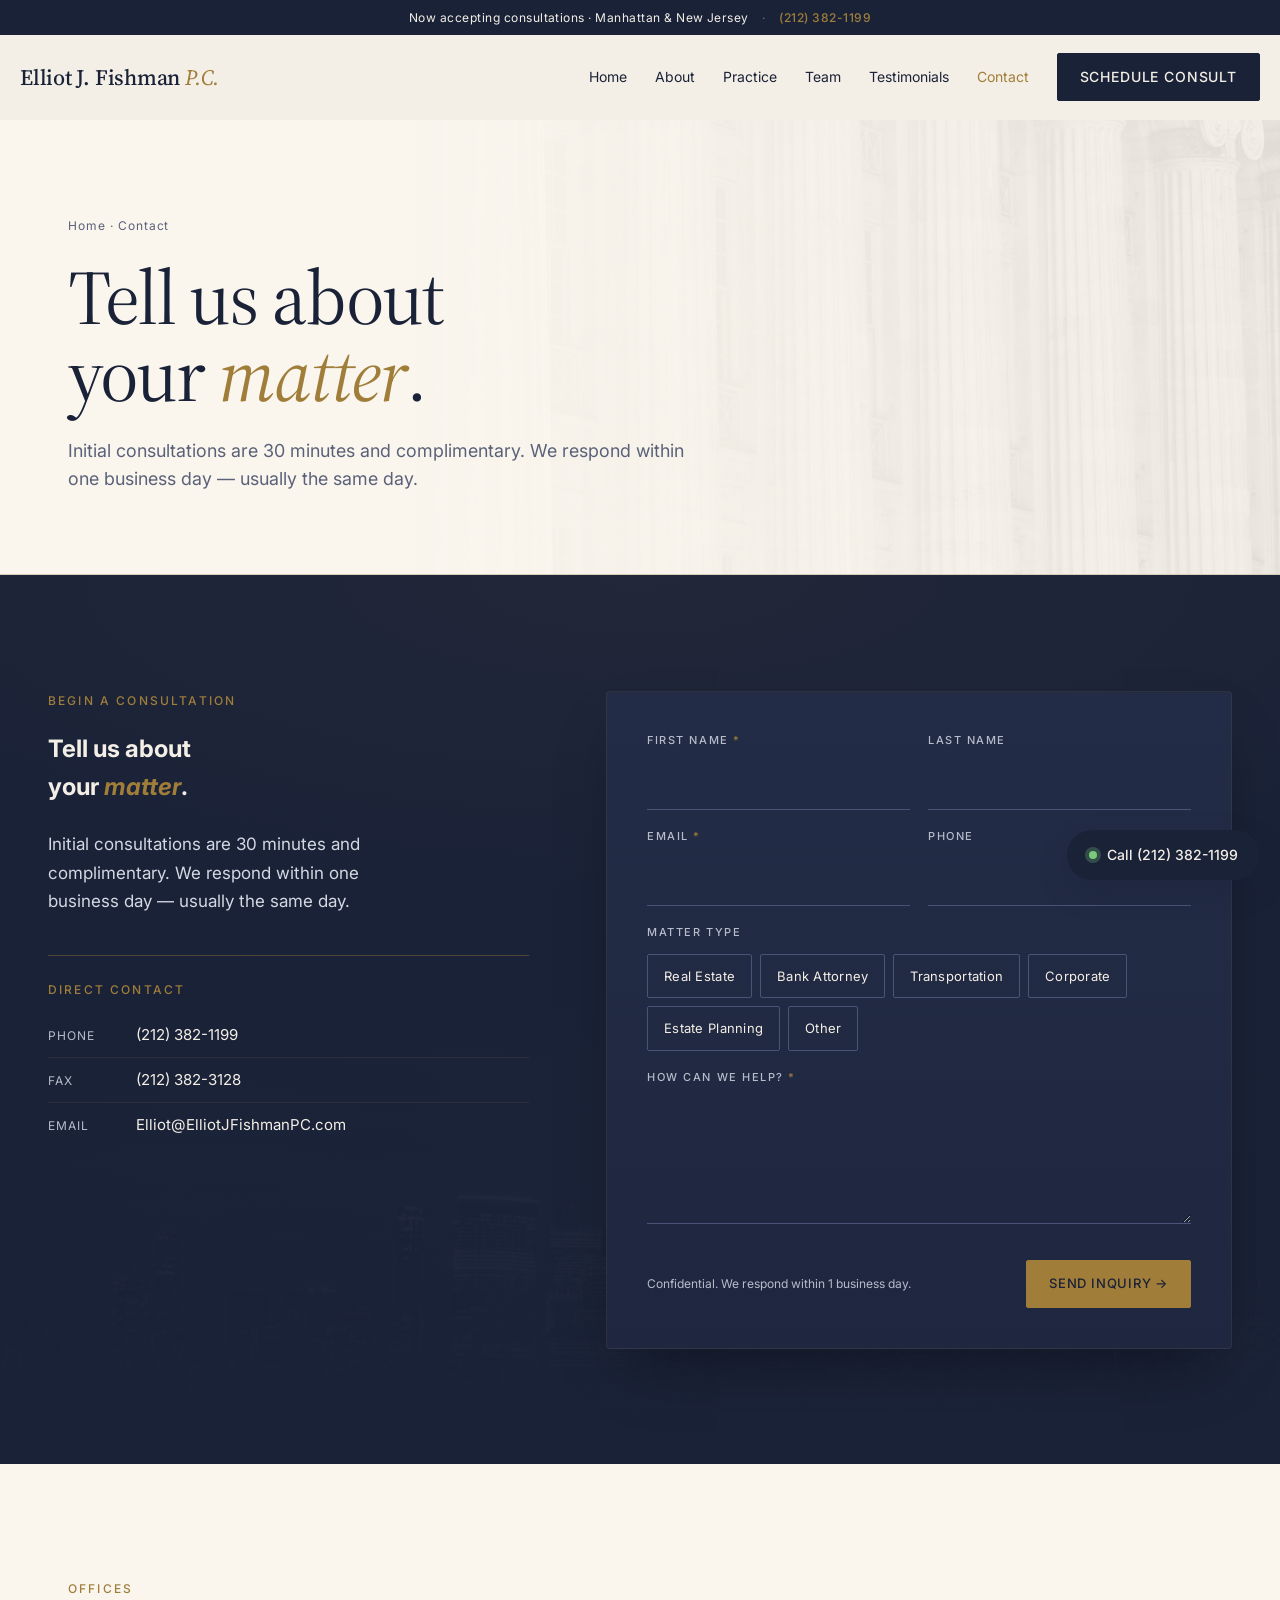
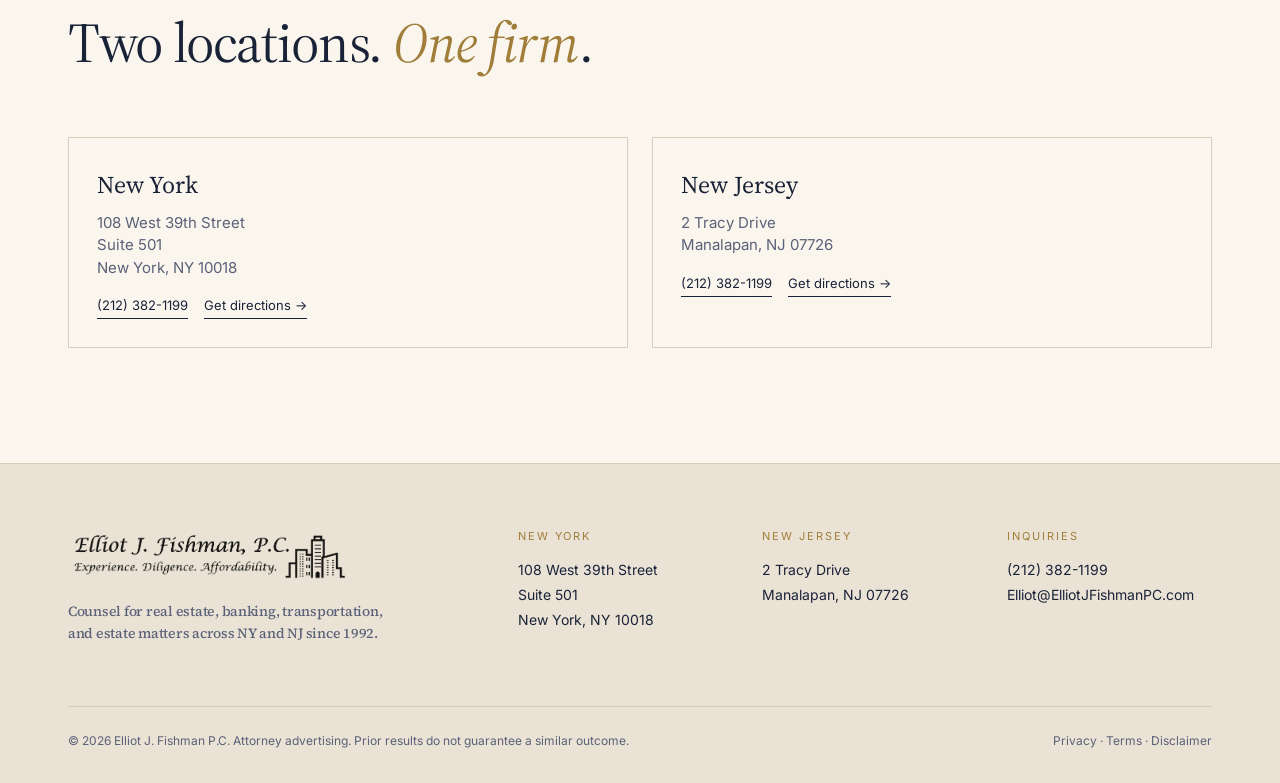
<file: contact.html>
<!doctype html>
<html lang="en">
<head>
<meta charset="utf-8" />
<meta name="viewport" content="width=device-width, initial-scale=1, viewport-fit=cover" />
<meta name="theme-color" content="#1A2238" />
<title>Contact & Schedule a Consultation — Elliot J. Fishman P.C.</title>
<meta name="description" content="Schedule a complimentary 30-minute consultation. Offices in Manhattan and New Jersey. (212) 382-1199." />
<link rel="preconnect" href="https://fonts.googleapis.com" />
<link rel="preconnect" href="https://fonts.gstatic.com" crossorigin />
<link rel="stylesheet" href="https://fonts.googleapis.com/css2?family=Source+Serif+4:ital,opsz,wght@0,8..60,300..700;1,8..60,400..600&family=Inter:wght@400;500;600&display=swap" />
<link rel="stylesheet" href="assets/css/site.css" />
<link rel="icon" href="data:image/svg+xml,%3Csvg xmlns='http://www.w3.org/2000/svg' viewBox='0 0 32 32'%3E%3Crect width='32' height='32' fill='%231A2238'/%3E%3Ctext x='16' y='22' font-family='Georgia,serif' font-size='20' fill='%23A07E3A' text-anchor='middle' font-style='italic'%3EF%3C/text%3E%3C/svg%3E" />
</head>
<body data-page="contact">
<a href="#main" class="skip">Skip to content</a>
<div class="promobar">
  <span class="desktop-only">Now accepting consultations · Manhattan & New Jersey</span>
  <span class="sep desktop-only">·</span>
  <a href="tel:2123821199" class="phone">(212) 382-1199</a>
</div>
<header class="nav">
  <div class="container nav-inner">
    <a class="brand" href="index.html">Elliot J. Fishman <em>P.C.</em></a>
    <button class="nav-toggle" aria-expanded="false" aria-controls="nav-links" aria-label="Toggle menu"><span></span></button>
    <nav class="nav-links" id="nav-links">
      <a href="index.html">Home</a>
      <a href="about.html">About</a>
      <a href="practice.html">Practice</a>
      <a href="team.html">Team</a>
      <a href="testimonials.html">Testimonials</a>
      <a href="contact.html" class="active">Contact</a>
      <a href="contact.html" class="btn">Schedule Consult</a>
    </nav>
  </div>
  <div class="nav-backdrop"></div>
</header><main id="main">
  <section class="pagehead">
    <div class="container reveal">
      <div class="crumbs"><a href="index.html">Home</a> · Contact</div>
      <h1>Tell us about<br>your <em>matter</em>.</h1>
      <p class="sub">Initial consultations are 30 minutes and complimentary. We respond within one business day — usually the same day.</p>
    </div>
  </section>
  
<section class="contact" id="contact">
  <div class="container">
    <div class="reveal">
      <div class="eyebrow">Begin a Consultation</div>
      <h2>Tell us about<br>your <em>matter</em>.</h2>
      <p class="lead">Initial consultations are 30 minutes and complimentary. We respond within one business day — usually the same day.</p>
      <div class="contact-direct">
        <div class="eyebrow">Direct Contact</div>
        <div class="row"><span class="k">Phone</span><span><a href="tel:2123821199">(212) 382-1199</a></span></div>
        <div class="row"><span class="k">Fax</span><span>(212) 382-3128</span></div>
        <div class="row"><span class="k">Email</span><span><a href="mailto:Elliot@ElliotJFishmanPC.com">Elliot@ElliotJFishmanPC.com</a></span></div>
      </div>
    </div>
    <div class="reveal">
      <div class="form-wrap">
        <form class="contact-form form" novalidate>
          <input type="hidden" name="matter" value="" />
          <div class="form-row">
            <div class="field" data-required><label>First Name <span class="req">*</span></label><input name="first" type="text" autocomplete="given-name" /></div>
            <div class="field"><label>Last Name</label><input name="last" type="text" autocomplete="family-name" /></div>
          </div>
          <div class="form-row">
            <div class="field" data-required data-type="email"><label>Email <span class="req">*</span></label><input name="email" type="email" autocomplete="email" /></div>
            <div class="field"><label>Phone</label><input name="phone" type="tel" autocomplete="tel" /></div>
          </div>
          <div class="field" style="margin-bottom:18px;">
            <div class="matter-label">Matter type</div>
            <div class="matter-chips">
              <button type="button" class="chip" data-matter="Real Estate">Real Estate</button><button type="button" class="chip" data-matter="Bank Attorney">Bank Attorney</button><button type="button" class="chip" data-matter="Transportation">Transportation</button><button type="button" class="chip" data-matter="Corporate">Corporate</button><button type="button" class="chip" data-matter="Estate Planning">Estate Planning</button><button type="button" class="chip" data-matter="Other">Other</button>
            </div>
          </div>
          <div class="field" data-required><label>How can we help? <span class="req">*</span></label><textarea name="message" rows="4"></textarea></div>
          <div class="form-foot">
            <span class="note">Confidential. We respond within 1 business day.</span>
            <button type="submit" class="btn btn-gold">Send Inquiry →</button>
          </div>
        </form>
      </div>
      <div class="success" style="display:none;">
        <div class="check">✓</div>
        <h3>Inquiry received.</h3>
        <p>Thank you, <span data-name>there</span>. Mr. Fishman or a senior associate will reach out within one business day.</p>
        <button class="btn">Send another</button>
      </div>
    </div>
  </div>
</section>
  <section class="section section--paper">
    <div class="container">
      <div class="section-head reveal">
        <div class="eyebrow">Offices</div>
        <h2>Two locations. <em>One firm</em>.</h2>
      </div>
      <div class="locations">
        <div class="location reveal">
          <div class="h">New York</div>
          <div class="addr">108 West 39th Street<br>Suite 501<br>New York, NY 10018</div>
          <div class="links">
            <a href="tel:2123821199">(212) 382-1199</a>
            <a href="https://maps.google.com/?q=108+West+39th+Street+Suite+501+New+York+NY+10018" target="_blank" rel="noopener">Get directions →</a>
          </div>
        </div>
        <div class="location reveal">
          <div class="h">New Jersey</div>
          <div class="addr">2 Tracy Drive<br>Manalapan, NJ 07726</div>
          <div class="links">
            <a href="tel:2123821199">(212) 382-1199</a>
            <a href="https://maps.google.com/?q=2+Tracy+Drive+Manalapan+NJ+07726" target="_blank" rel="noopener">Get directions →</a>
          </div>
        </div>
      </div>
    </div>
  </section>
  </main>
<footer class="footer">
  <div class="container">
    <div class="footer-grid">
      <div class="footer-brand">
        <img src="assets/img/logo.webp" alt="Elliot J. Fishman P.C. — Experience. Diligence. Affordability." class="footer-logo" width="500" height="120" loading="lazy" />
        <p>Counsel for real estate, banking, transportation, and estate matters across NY and NJ since 1992.</p>
      </div>
      <div class="footer-col">
        <div class="h">New York</div>
        <div>108 West 39th Street</div>
        <div>Suite 501</div>
        <div>New York, NY 10018</div>
      </div>
      <div class="footer-col">
        <div class="h">New Jersey</div>
        <div>2 Tracy Drive</div>
        <div>Manalapan, NJ 07726</div>
      </div>
      <div class="footer-col">
        <div class="h">Inquiries</div>
        <div><a href="tel:2123821199">(212) 382-1199</a></div>
        <div><a href="mailto:Elliot@ElliotJFishmanPC.com">Elliot@ElliotJFishmanPC.com</a></div>
      </div>
    </div>
    <div class="footer-bar">
      <span>© 2026 Elliot J. Fishman P.C. Attorney advertising. Prior results do not guarantee a similar outcome.</span>
      <span>Privacy · Terms · Disclaimer</span>
    </div>
  </div>
</footer>
<a href="tel:2123821199" class="sticky-call" aria-label="Call (212) 382-1199">
  <span class="pulse" aria-hidden="true"></span>
  <span class="label">Call (212) 382-1199</span>
</a>
<script src="assets/js/site.js"></script>
</body>
</html>
</file>
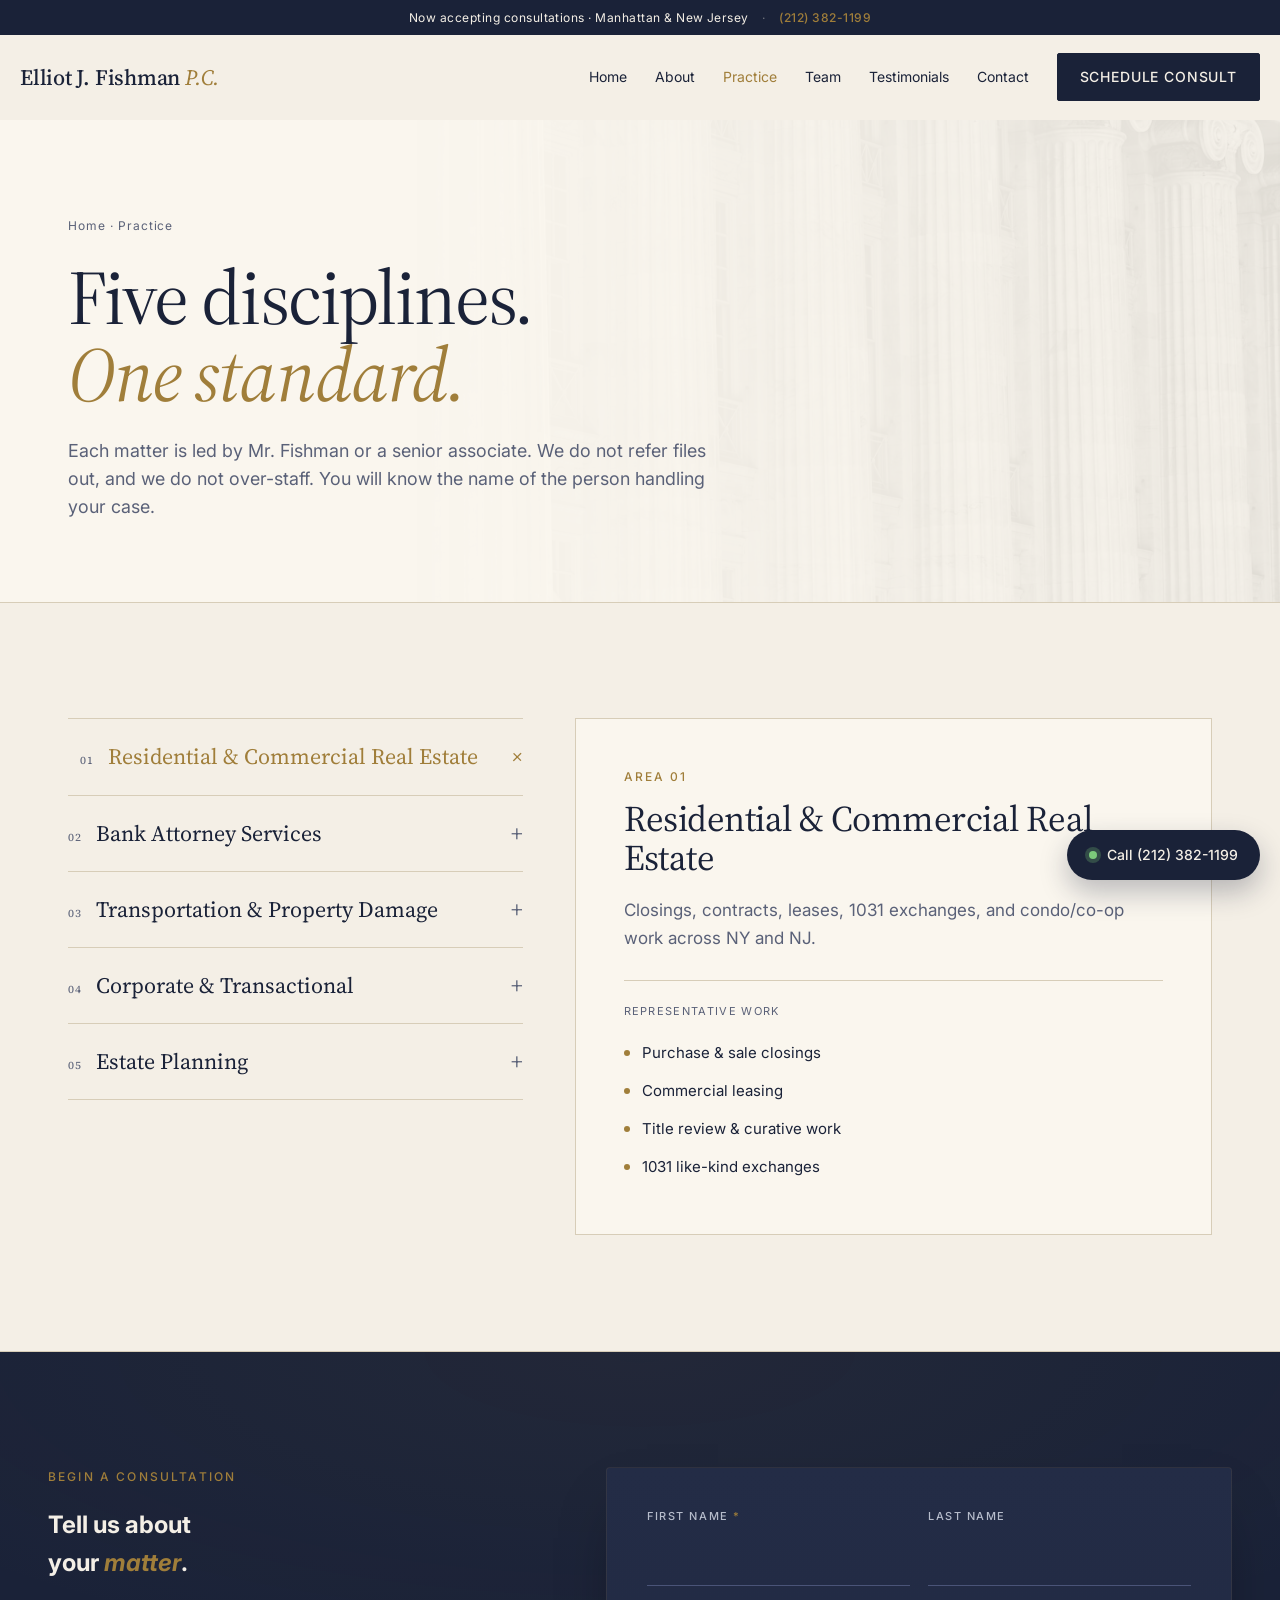
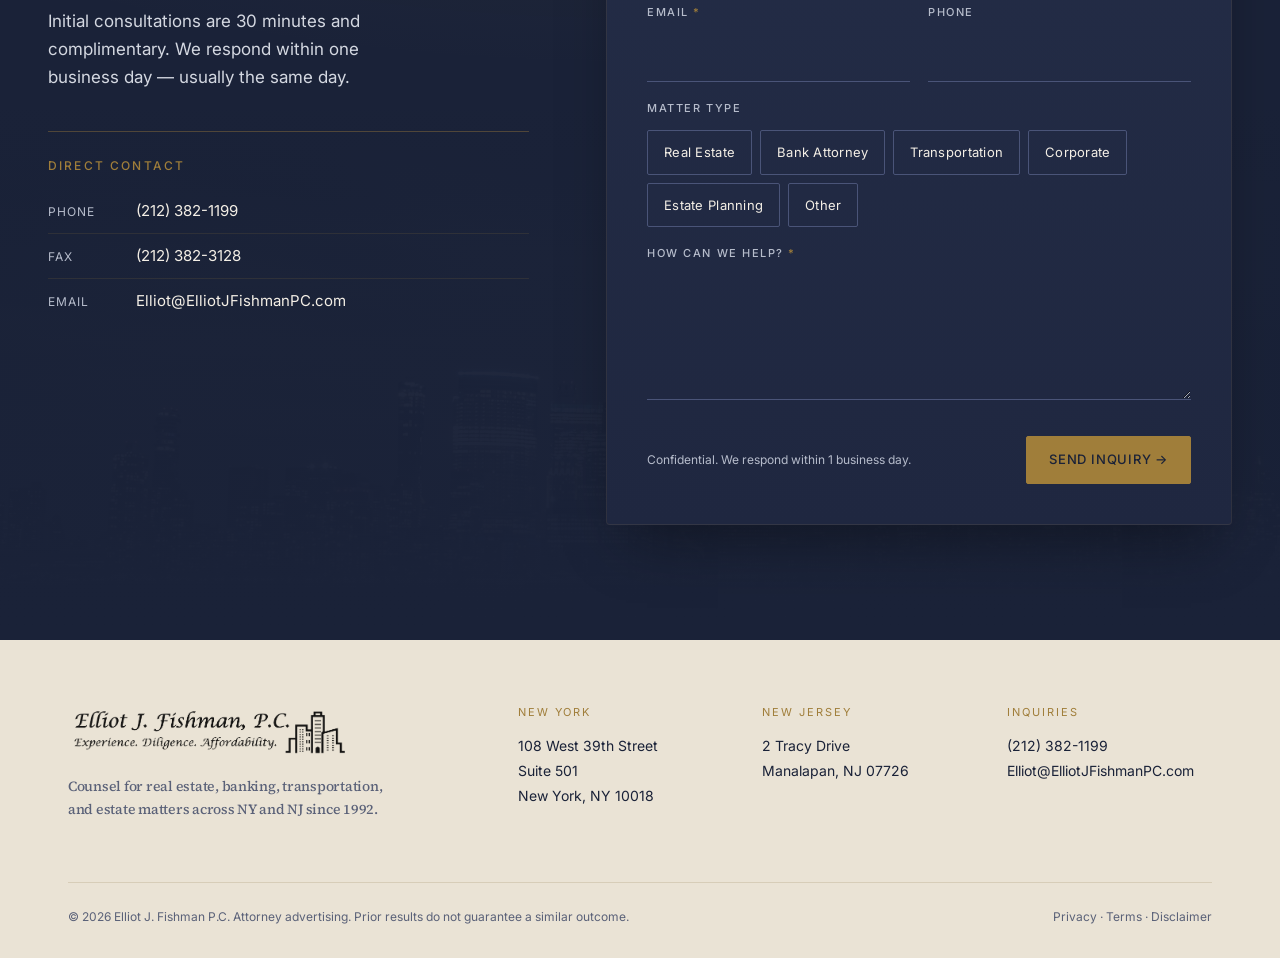
<file: practice.html>
<!doctype html>
<html lang="en">
<head>
<meta charset="utf-8" />
<meta name="viewport" content="width=device-width, initial-scale=1, viewport-fit=cover" />
<meta name="theme-color" content="#1A2238" />
<title>Practice Areas — Elliot J. Fishman P.C.</title>
<meta name="description" content="Real estate, banking, transportation, corporate, and estate matters — handled directly by Mr. Fishman." />
<link rel="preconnect" href="https://fonts.googleapis.com" />
<link rel="preconnect" href="https://fonts.gstatic.com" crossorigin />
<link rel="stylesheet" href="https://fonts.googleapis.com/css2?family=Source+Serif+4:ital,opsz,wght@0,8..60,300..700;1,8..60,400..600&family=Inter:wght@400;500;600&display=swap" />
<link rel="stylesheet" href="assets/css/site.css" />
<link rel="icon" href="data:image/svg+xml,%3Csvg xmlns='http://www.w3.org/2000/svg' viewBox='0 0 32 32'%3E%3Crect width='32' height='32' fill='%231A2238'/%3E%3Ctext x='16' y='22' font-family='Georgia,serif' font-size='20' fill='%23A07E3A' text-anchor='middle' font-style='italic'%3EF%3C/text%3E%3C/svg%3E" />
</head>
<body data-page="practice">
<a href="#main" class="skip">Skip to content</a>
<div class="promobar">
  <span class="desktop-only">Now accepting consultations · Manhattan & New Jersey</span>
  <span class="sep desktop-only">·</span>
  <a href="tel:2123821199" class="phone">(212) 382-1199</a>
</div>
<header class="nav">
  <div class="container nav-inner">
    <a class="brand" href="index.html">Elliot J. Fishman <em>P.C.</em></a>
    <button class="nav-toggle" aria-expanded="false" aria-controls="nav-links" aria-label="Toggle menu"><span></span></button>
    <nav class="nav-links" id="nav-links">
      <a href="index.html">Home</a>
      <a href="about.html">About</a>
      <a href="practice.html" class="active">Practice</a>
      <a href="team.html">Team</a>
      <a href="testimonials.html">Testimonials</a>
      <a href="contact.html">Contact</a>
      <a href="contact.html" class="btn">Schedule Consult</a>
    </nav>
  </div>
  <div class="nav-backdrop"></div>
</header><main id="main">
  <section class="pagehead">
    <div class="container reveal">
      <div class="crumbs"><a href="index.html">Home</a> · Practice</div>
      <h1>Five disciplines.<br><em>One standard.</em></h1>
      <p class="sub">Each matter is led by Mr. Fishman or a senior associate. We do not refer files out, and we do not over-staff. You will know the name of the person handling your case.</p>
    </div>
  </section>
  <section class="section">
    <div class="container">
      <div class="practice-grid">
        <div class="practice-list reveal">
          
          <button class="practice-item" data-area="real-estate" type="button">
            <span class="title"><span class="num">01</span>Residential & Commercial Real Estate</span>
            <span class="plus" aria-hidden="true">+</span>
          </button>
          <button class="practice-item" data-area="bank" type="button">
            <span class="title"><span class="num">02</span>Bank Attorney Services</span>
            <span class="plus" aria-hidden="true">+</span>
          </button>
          <button class="practice-item" data-area="transport" type="button">
            <span class="title"><span class="num">03</span>Transportation & Property Damage</span>
            <span class="plus" aria-hidden="true">+</span>
          </button>
          <button class="practice-item" data-area="corporate" type="button">
            <span class="title"><span class="num">04</span>Corporate & Transactional</span>
            <span class="plus" aria-hidden="true">+</span>
          </button>
          <button class="practice-item" data-area="estate" type="button">
            <span class="title"><span class="num">05</span>Estate Planning</span>
            <span class="plus" aria-hidden="true">+</span>
          </button>
        </div>
        <div class="reveal">
          
          <div class="practice-card" data-area="real-estate">
            <div class="eyebrow">Area 01</div>
            <h3>Residential & Commercial Real Estate</h3>
            <p>Closings, contracts, leases, 1031 exchanges, and condo/co-op work across NY and NJ.</p>
            <div class="work-head">Representative Work</div>
            <ul class="work-list"><li>Purchase & sale closings</li><li>Commercial leasing</li><li>Title review & curative work</li><li>1031 like-kind exchanges</li></ul>
          </div>
          <div class="practice-card" data-area="bank">
            <div class="eyebrow">Area 02</div>
            <h3>Bank Attorney Services</h3>
            <p>Lender representation, loan closings, foreclosure work, and refinance documentation.</p>
            <div class="work-head">Representative Work</div>
            <ul class="work-list"><li>Residential loan closings</li><li>Commercial mortgage closings</li><li>Foreclosure proceedings</li><li>Loan modifications</li></ul>
          </div>
          <div class="practice-card" data-area="transport">
            <div class="eyebrow">Area 03</div>
            <h3>Transportation & Property Damage</h3>
            <p>Fleet, livery, and commercial vehicle defense — claims handled directly with carriers.</p>
            <div class="work-head">Representative Work</div>
            <ul class="work-list"><li>Fleet & livery defense</li><li>Property damage claims</li><li>Subrogation recovery</li><li>Carrier coordination</li></ul>
          </div>
          <div class="practice-card" data-area="corporate">
            <div class="eyebrow">Area 04</div>
            <h3>Corporate & Transactional</h3>
            <p>Entity formation, partnership agreements, and contract drafting for closely-held businesses.</p>
            <div class="work-head">Representative Work</div>
            <ul class="work-list"><li>LLC & corporation formation</li><li>Operating & partnership agreements</li><li>Asset purchase agreements</li><li>Commercial contracts</li></ul>
          </div>
          <div class="practice-card" data-area="estate">
            <div class="eyebrow">Area 05</div>
            <h3>Estate Planning</h3>
            <p>Wills, trusts, healthcare directives, and probate — designed to keep families intact.</p>
            <div class="work-head">Representative Work</div>
            <ul class="work-list"><li>Wills & living trusts</li><li>Healthcare proxies</li><li>Probate & administration</li><li>Estate tax planning</li></ul>
          </div>
        </div>
      </div>
    </div>
  </section>
  
<section class="contact" id="contact">
  <div class="container">
    <div class="reveal">
      <div class="eyebrow">Begin a Consultation</div>
      <h2>Tell us about<br>your <em>matter</em>.</h2>
      <p class="lead">Initial consultations are 30 minutes and complimentary. We respond within one business day — usually the same day.</p>
      <div class="contact-direct">
        <div class="eyebrow">Direct Contact</div>
        <div class="row"><span class="k">Phone</span><span><a href="tel:2123821199">(212) 382-1199</a></span></div>
        <div class="row"><span class="k">Fax</span><span>(212) 382-3128</span></div>
        <div class="row"><span class="k">Email</span><span><a href="mailto:Elliot@ElliotJFishmanPC.com">Elliot@ElliotJFishmanPC.com</a></span></div>
      </div>
    </div>
    <div class="reveal">
      <div class="form-wrap">
        <form class="contact-form form" novalidate>
          <input type="hidden" name="matter" value="" />
          <div class="form-row">
            <div class="field" data-required><label>First Name <span class="req">*</span></label><input name="first" type="text" autocomplete="given-name" /></div>
            <div class="field"><label>Last Name</label><input name="last" type="text" autocomplete="family-name" /></div>
          </div>
          <div class="form-row">
            <div class="field" data-required data-type="email"><label>Email <span class="req">*</span></label><input name="email" type="email" autocomplete="email" /></div>
            <div class="field"><label>Phone</label><input name="phone" type="tel" autocomplete="tel" /></div>
          </div>
          <div class="field" style="margin-bottom:18px;">
            <div class="matter-label">Matter type</div>
            <div class="matter-chips">
              <button type="button" class="chip" data-matter="Real Estate">Real Estate</button><button type="button" class="chip" data-matter="Bank Attorney">Bank Attorney</button><button type="button" class="chip" data-matter="Transportation">Transportation</button><button type="button" class="chip" data-matter="Corporate">Corporate</button><button type="button" class="chip" data-matter="Estate Planning">Estate Planning</button><button type="button" class="chip" data-matter="Other">Other</button>
            </div>
          </div>
          <div class="field" data-required><label>How can we help? <span class="req">*</span></label><textarea name="message" rows="4"></textarea></div>
          <div class="form-foot">
            <span class="note">Confidential. We respond within 1 business day.</span>
            <button type="submit" class="btn btn-gold">Send Inquiry →</button>
          </div>
        </form>
      </div>
      <div class="success" style="display:none;">
        <div class="check">✓</div>
        <h3>Inquiry received.</h3>
        <p>Thank you, <span data-name>there</span>. Mr. Fishman or a senior associate will reach out within one business day.</p>
        <button class="btn">Send another</button>
      </div>
    </div>
  </div>
</section>
  </main>
<footer class="footer">
  <div class="container">
    <div class="footer-grid">
      <div class="footer-brand">
        <img src="assets/img/logo.webp" alt="Elliot J. Fishman P.C. — Experience. Diligence. Affordability." class="footer-logo" width="500" height="120" loading="lazy" />
        <p>Counsel for real estate, banking, transportation, and estate matters across NY and NJ since 1992.</p>
      </div>
      <div class="footer-col">
        <div class="h">New York</div>
        <div>108 West 39th Street</div>
        <div>Suite 501</div>
        <div>New York, NY 10018</div>
      </div>
      <div class="footer-col">
        <div class="h">New Jersey</div>
        <div>2 Tracy Drive</div>
        <div>Manalapan, NJ 07726</div>
      </div>
      <div class="footer-col">
        <div class="h">Inquiries</div>
        <div><a href="tel:2123821199">(212) 382-1199</a></div>
        <div><a href="mailto:Elliot@ElliotJFishmanPC.com">Elliot@ElliotJFishmanPC.com</a></div>
      </div>
    </div>
    <div class="footer-bar">
      <span>© 2026 Elliot J. Fishman P.C. Attorney advertising. Prior results do not guarantee a similar outcome.</span>
      <span>Privacy · Terms · Disclaimer</span>
    </div>
  </div>
</footer>
<a href="tel:2123821199" class="sticky-call" aria-label="Call (212) 382-1199">
  <span class="pulse" aria-hidden="true"></span>
  <span class="label">Call (212) 382-1199</span>
</a>
<script src="assets/js/site.js"></script>
</body>
</html>
</file>
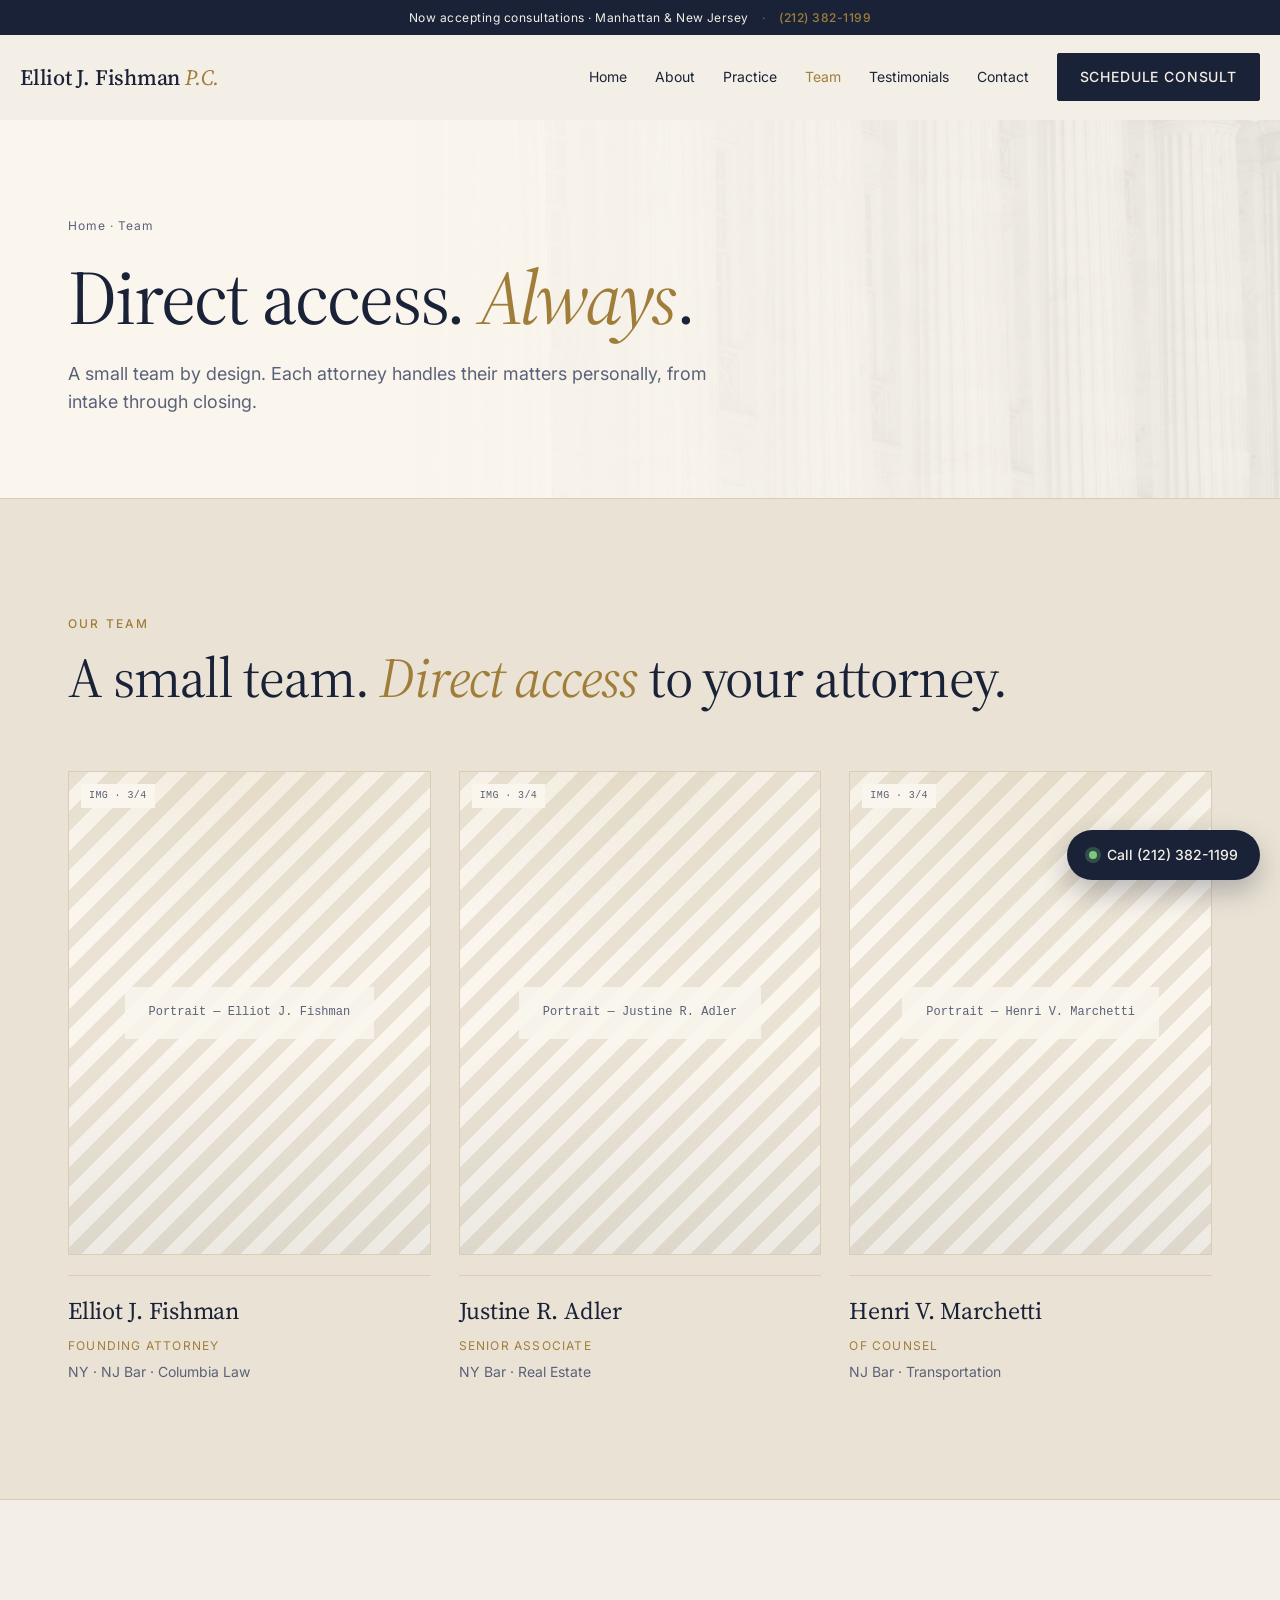
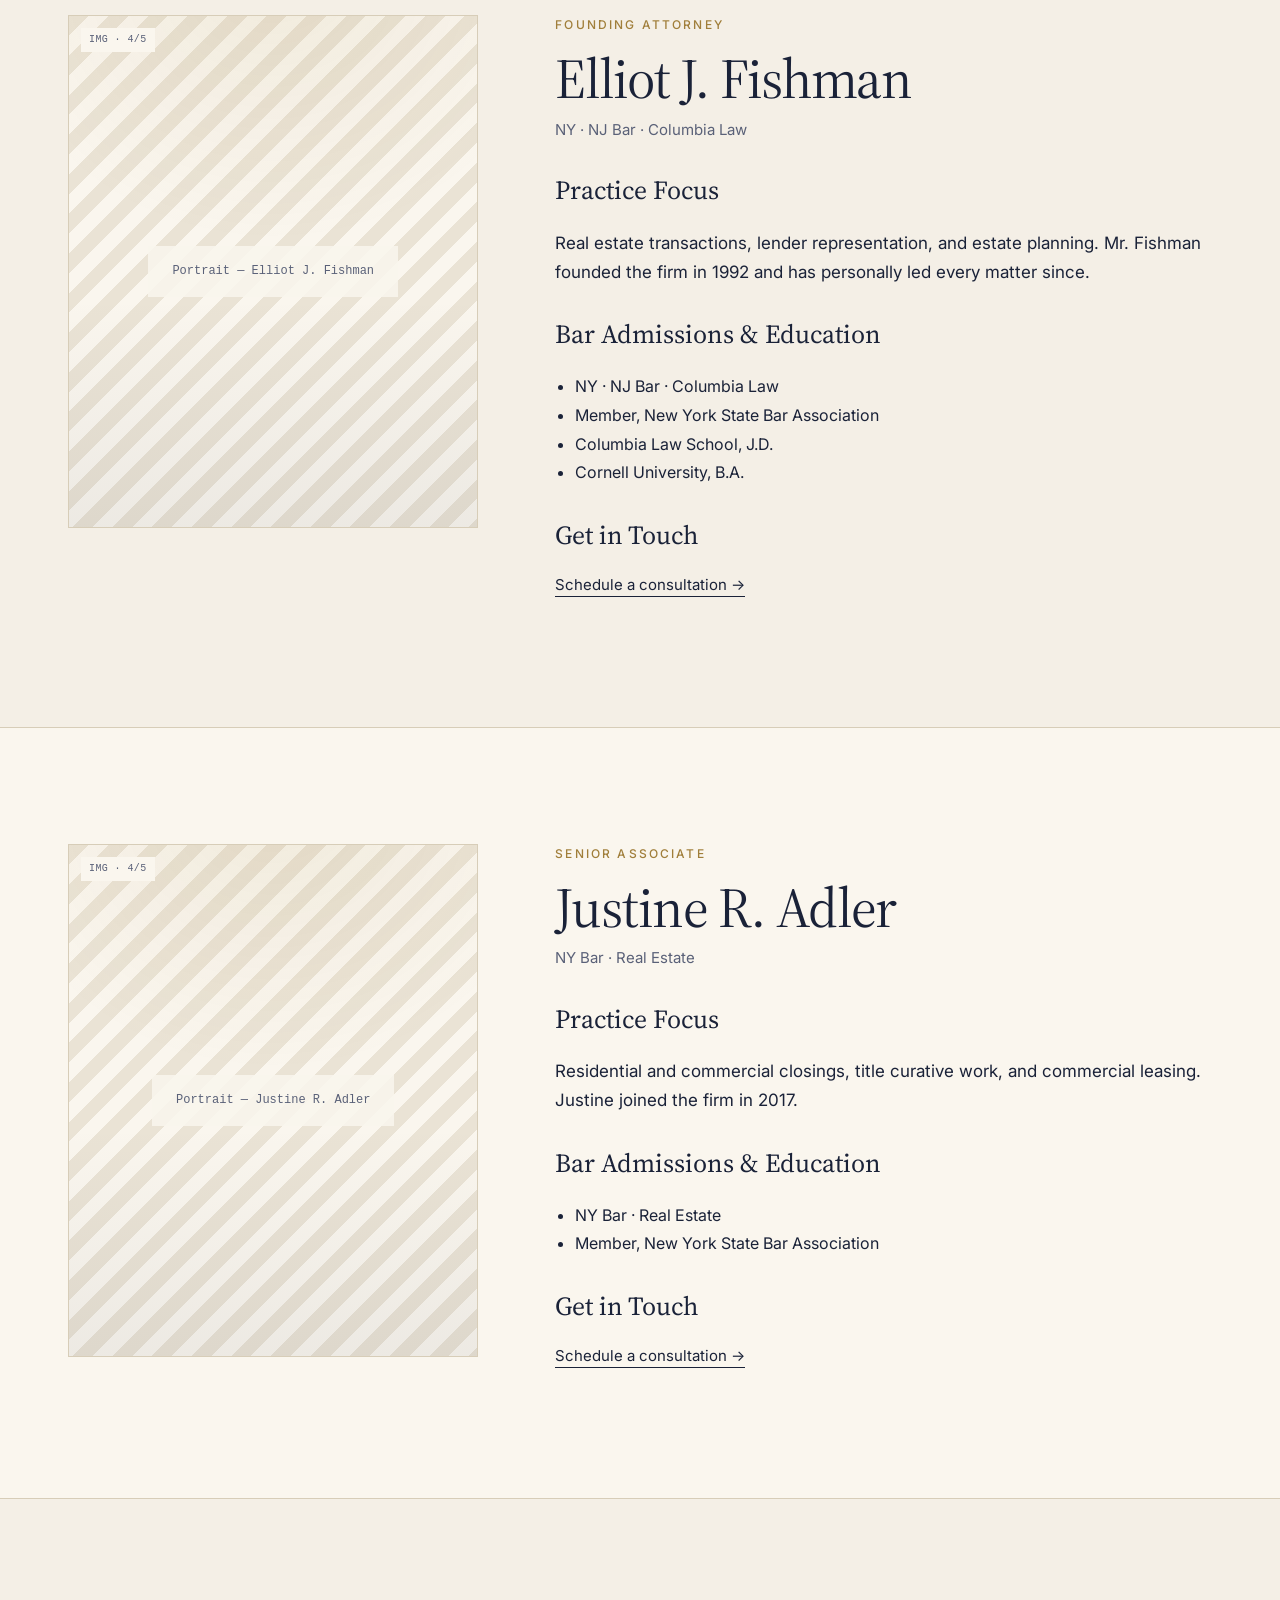
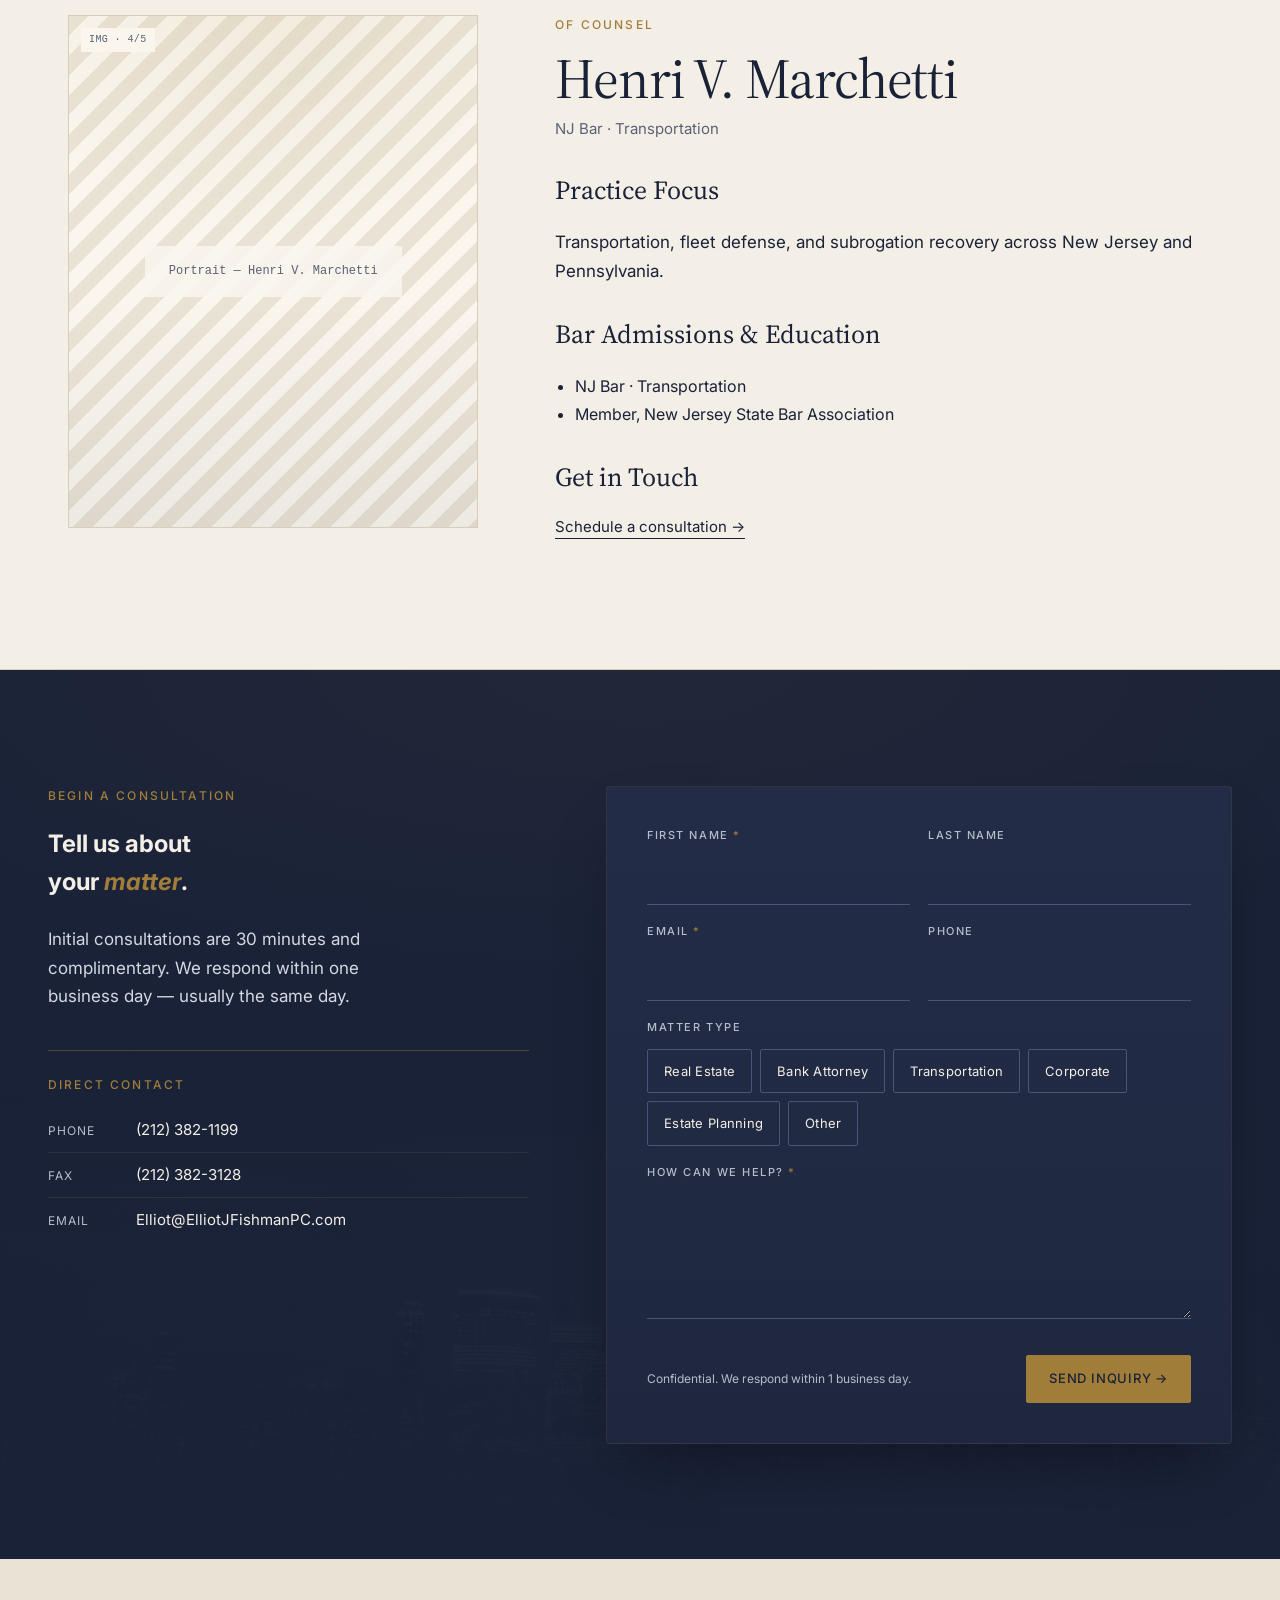
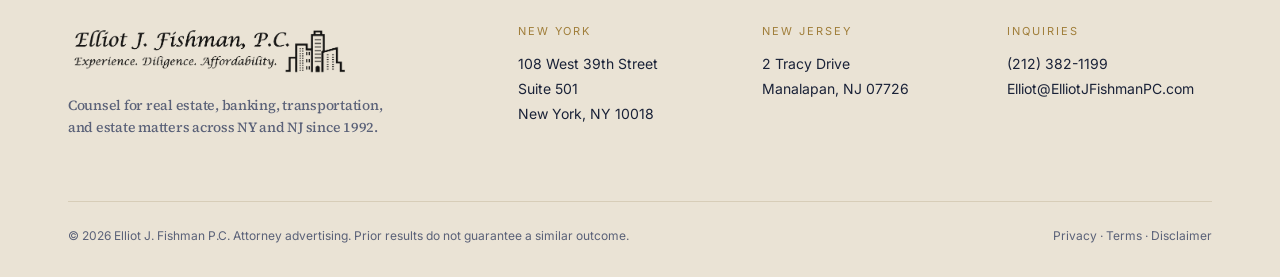
<file: team.html>
<!doctype html>
<html lang="en">
<head>
<meta charset="utf-8" />
<meta name="viewport" content="width=device-width, initial-scale=1, viewport-fit=cover" />
<meta name="theme-color" content="#1A2238" />
<title>Our Team — Elliot J. Fishman P.C.</title>
<meta name="description" content="Direct access to your attorney. Meet the team at Elliot J. Fishman P.C." />
<link rel="preconnect" href="https://fonts.googleapis.com" />
<link rel="preconnect" href="https://fonts.gstatic.com" crossorigin />
<link rel="stylesheet" href="https://fonts.googleapis.com/css2?family=Source+Serif+4:ital,opsz,wght@0,8..60,300..700;1,8..60,400..600&family=Inter:wght@400;500;600&display=swap" />
<link rel="stylesheet" href="assets/css/site.css" />
<link rel="icon" href="data:image/svg+xml,%3Csvg xmlns='http://www.w3.org/2000/svg' viewBox='0 0 32 32'%3E%3Crect width='32' height='32' fill='%231A2238'/%3E%3Ctext x='16' y='22' font-family='Georgia,serif' font-size='20' fill='%23A07E3A' text-anchor='middle' font-style='italic'%3EF%3C/text%3E%3C/svg%3E" />
</head>
<body data-page="team">
<a href="#main" class="skip">Skip to content</a>
<div class="promobar">
  <span class="desktop-only">Now accepting consultations · Manhattan & New Jersey</span>
  <span class="sep desktop-only">·</span>
  <a href="tel:2123821199" class="phone">(212) 382-1199</a>
</div>
<header class="nav">
  <div class="container nav-inner">
    <a class="brand" href="index.html">Elliot J. Fishman <em>P.C.</em></a>
    <button class="nav-toggle" aria-expanded="false" aria-controls="nav-links" aria-label="Toggle menu"><span></span></button>
    <nav class="nav-links" id="nav-links">
      <a href="index.html">Home</a>
      <a href="about.html">About</a>
      <a href="practice.html">Practice</a>
      <a href="team.html" class="active">Team</a>
      <a href="testimonials.html">Testimonials</a>
      <a href="contact.html">Contact</a>
      <a href="contact.html" class="btn">Schedule Consult</a>
    </nav>
  </div>
  <div class="nav-backdrop"></div>
</header><main id="main">
  <section class="pagehead">
    <div class="container reveal">
      <div class="crumbs"><a href="index.html">Home</a> · Team</div>
      <h1>Direct access. <em>Always</em>.</h1>
      <p class="sub">A small team by design. Each attorney handles their matters personally, from intake through closing.</p>
    </div>
  </section>
  
<section class="section section--alt" id="team">
  <div class="container">
    <div class="section-head reveal">
      <div class="eyebrow">Our Team</div>
      <h2>A small team. <em>Direct access</em> to your attorney.</h2>
    </div>
    <div class="team-grid">
      
      <a class="team-card reveal" href="team.html#elliot-j-fishman" style="text-decoration: none; color: inherit;">
        <div class="ph" data-aspect="3/4" role="img" aria-label="Portrait — Elliot J. Fishman"><span class="tag">IMG · 3/4</span><span class="label">Portrait — Elliot J. Fishman</span></div>
        <div class="meta">
          <div class="name">Elliot J. Fishman</div>
          <div class="role">Founding Attorney</div>
          <div class="creds">NY · NJ Bar · Columbia Law</div>
        </div>
      </a>
      <a class="team-card reveal" href="team.html#justine-r-adler" style="text-decoration: none; color: inherit;">
        <div class="ph" data-aspect="3/4" role="img" aria-label="Portrait — Justine R. Adler"><span class="tag">IMG · 3/4</span><span class="label">Portrait — Justine R. Adler</span></div>
        <div class="meta">
          <div class="name">Justine R. Adler</div>
          <div class="role">Senior Associate</div>
          <div class="creds">NY Bar · Real Estate</div>
        </div>
      </a>
      <a class="team-card reveal" href="team.html#henri-v-marchetti" style="text-decoration: none; color: inherit;">
        <div class="ph" data-aspect="3/4" role="img" aria-label="Portrait — Henri V. Marchetti"><span class="tag">IMG · 3/4</span><span class="label">Portrait — Henri V. Marchetti</span></div>
        <div class="meta">
          <div class="name">Henri V. Marchetti</div>
          <div class="role">Of Counsel</div>
          <div class="creds">NJ Bar · Transportation</div>
        </div>
      </a>
    </div>
  </div>
</section>
  
<section class="section" id="elliot-j-fishman">
  <div class="container">
    <div class="bio-grid">
      <div class="reveal"><div class="ph" data-aspect="4/5" role="img" aria-label="Portrait — Elliot J. Fishman"><span class="tag">IMG · 4/5</span><span class="label">Portrait — Elliot J. Fishman</span></div></div>
      <div class="reveal">
        <div class="eyebrow">Founding Attorney</div>
        <h2 class="serif">Elliot J. Fishman</h2>
        <p style="font-size:15px;color:var(--ink-soft);margin-top:8px;">NY · NJ Bar · Columbia Law</p>
        <h3>Practice Focus</h3>
        <p>Real estate transactions, lender representation, and estate planning. Mr. Fishman founded the firm in 1992 and has personally led every matter since.</p>
        <h3>Bar Admissions & Education</h3>
        <ul>
          <li>NY · NJ Bar · Columbia Law</li>
          <li>Member, New York State Bar Association</li>
          <li>Columbia Law School, J.D.</li><li>Cornell University, B.A.</li>
        </ul>
        <h3>Get in Touch</h3>
        <p style="font-size:15px;"><a href="contact.html" style="color:var(--ink);border-bottom:1px solid var(--ink);padding-bottom:2px;text-decoration:none;">Schedule a consultation →</a></p>
      </div>
    </div>
  </div>
</section>
<section class="section section--paper" id="justine-r-adler">
  <div class="container">
    <div class="bio-grid">
      <div class="reveal"><div class="ph" data-aspect="4/5" role="img" aria-label="Portrait — Justine R. Adler"><span class="tag">IMG · 4/5</span><span class="label">Portrait — Justine R. Adler</span></div></div>
      <div class="reveal">
        <div class="eyebrow">Senior Associate</div>
        <h2 class="serif">Justine R. Adler</h2>
        <p style="font-size:15px;color:var(--ink-soft);margin-top:8px;">NY Bar · Real Estate</p>
        <h3>Practice Focus</h3>
        <p>Residential and commercial closings, title curative work, and commercial leasing. Justine joined the firm in 2017.</p>
        <h3>Bar Admissions & Education</h3>
        <ul>
          <li>NY Bar · Real Estate</li>
          <li>Member, New York State Bar Association</li>
          
        </ul>
        <h3>Get in Touch</h3>
        <p style="font-size:15px;"><a href="contact.html" style="color:var(--ink);border-bottom:1px solid var(--ink);padding-bottom:2px;text-decoration:none;">Schedule a consultation →</a></p>
      </div>
    </div>
  </div>
</section>
<section class="section" id="henri-v-marchetti">
  <div class="container">
    <div class="bio-grid">
      <div class="reveal"><div class="ph" data-aspect="4/5" role="img" aria-label="Portrait — Henri V. Marchetti"><span class="tag">IMG · 4/5</span><span class="label">Portrait — Henri V. Marchetti</span></div></div>
      <div class="reveal">
        <div class="eyebrow">Of Counsel</div>
        <h2 class="serif">Henri V. Marchetti</h2>
        <p style="font-size:15px;color:var(--ink-soft);margin-top:8px;">NJ Bar · Transportation</p>
        <h3>Practice Focus</h3>
        <p>Transportation, fleet defense, and subrogation recovery across New Jersey and Pennsylvania.</p>
        <h3>Bar Admissions & Education</h3>
        <ul>
          <li>NJ Bar · Transportation</li>
          <li>Member, New Jersey State Bar Association</li>
          
        </ul>
        <h3>Get in Touch</h3>
        <p style="font-size:15px;"><a href="contact.html" style="color:var(--ink);border-bottom:1px solid var(--ink);padding-bottom:2px;text-decoration:none;">Schedule a consultation →</a></p>
      </div>
    </div>
  </div>
</section>
  
<section class="contact" id="contact">
  <div class="container">
    <div class="reveal">
      <div class="eyebrow">Begin a Consultation</div>
      <h2>Tell us about<br>your <em>matter</em>.</h2>
      <p class="lead">Initial consultations are 30 minutes and complimentary. We respond within one business day — usually the same day.</p>
      <div class="contact-direct">
        <div class="eyebrow">Direct Contact</div>
        <div class="row"><span class="k">Phone</span><span><a href="tel:2123821199">(212) 382-1199</a></span></div>
        <div class="row"><span class="k">Fax</span><span>(212) 382-3128</span></div>
        <div class="row"><span class="k">Email</span><span><a href="mailto:Elliot@ElliotJFishmanPC.com">Elliot@ElliotJFishmanPC.com</a></span></div>
      </div>
    </div>
    <div class="reveal">
      <div class="form-wrap">
        <form class="contact-form form" novalidate>
          <input type="hidden" name="matter" value="" />
          <div class="form-row">
            <div class="field" data-required><label>First Name <span class="req">*</span></label><input name="first" type="text" autocomplete="given-name" /></div>
            <div class="field"><label>Last Name</label><input name="last" type="text" autocomplete="family-name" /></div>
          </div>
          <div class="form-row">
            <div class="field" data-required data-type="email"><label>Email <span class="req">*</span></label><input name="email" type="email" autocomplete="email" /></div>
            <div class="field"><label>Phone</label><input name="phone" type="tel" autocomplete="tel" /></div>
          </div>
          <div class="field" style="margin-bottom:18px;">
            <div class="matter-label">Matter type</div>
            <div class="matter-chips">
              <button type="button" class="chip" data-matter="Real Estate">Real Estate</button><button type="button" class="chip" data-matter="Bank Attorney">Bank Attorney</button><button type="button" class="chip" data-matter="Transportation">Transportation</button><button type="button" class="chip" data-matter="Corporate">Corporate</button><button type="button" class="chip" data-matter="Estate Planning">Estate Planning</button><button type="button" class="chip" data-matter="Other">Other</button>
            </div>
          </div>
          <div class="field" data-required><label>How can we help? <span class="req">*</span></label><textarea name="message" rows="4"></textarea></div>
          <div class="form-foot">
            <span class="note">Confidential. We respond within 1 business day.</span>
            <button type="submit" class="btn btn-gold">Send Inquiry →</button>
          </div>
        </form>
      </div>
      <div class="success" style="display:none;">
        <div class="check">✓</div>
        <h3>Inquiry received.</h3>
        <p>Thank you, <span data-name>there</span>. Mr. Fishman or a senior associate will reach out within one business day.</p>
        <button class="btn">Send another</button>
      </div>
    </div>
  </div>
</section>
  </main>
<footer class="footer">
  <div class="container">
    <div class="footer-grid">
      <div class="footer-brand">
        <img src="assets/img/logo.webp" alt="Elliot J. Fishman P.C. — Experience. Diligence. Affordability." class="footer-logo" width="500" height="120" loading="lazy" />
        <p>Counsel for real estate, banking, transportation, and estate matters across NY and NJ since 1992.</p>
      </div>
      <div class="footer-col">
        <div class="h">New York</div>
        <div>108 West 39th Street</div>
        <div>Suite 501</div>
        <div>New York, NY 10018</div>
      </div>
      <div class="footer-col">
        <div class="h">New Jersey</div>
        <div>2 Tracy Drive</div>
        <div>Manalapan, NJ 07726</div>
      </div>
      <div class="footer-col">
        <div class="h">Inquiries</div>
        <div><a href="tel:2123821199">(212) 382-1199</a></div>
        <div><a href="mailto:Elliot@ElliotJFishmanPC.com">Elliot@ElliotJFishmanPC.com</a></div>
      </div>
    </div>
    <div class="footer-bar">
      <span>© 2026 Elliot J. Fishman P.C. Attorney advertising. Prior results do not guarantee a similar outcome.</span>
      <span>Privacy · Terms · Disclaimer</span>
    </div>
  </div>
</footer>
<a href="tel:2123821199" class="sticky-call" aria-label="Call (212) 382-1199">
  <span class="pulse" aria-hidden="true"></span>
  <span class="label">Call (212) 382-1199</span>
</a>
<script src="assets/js/site.js"></script>
</body>
</html>
</file>
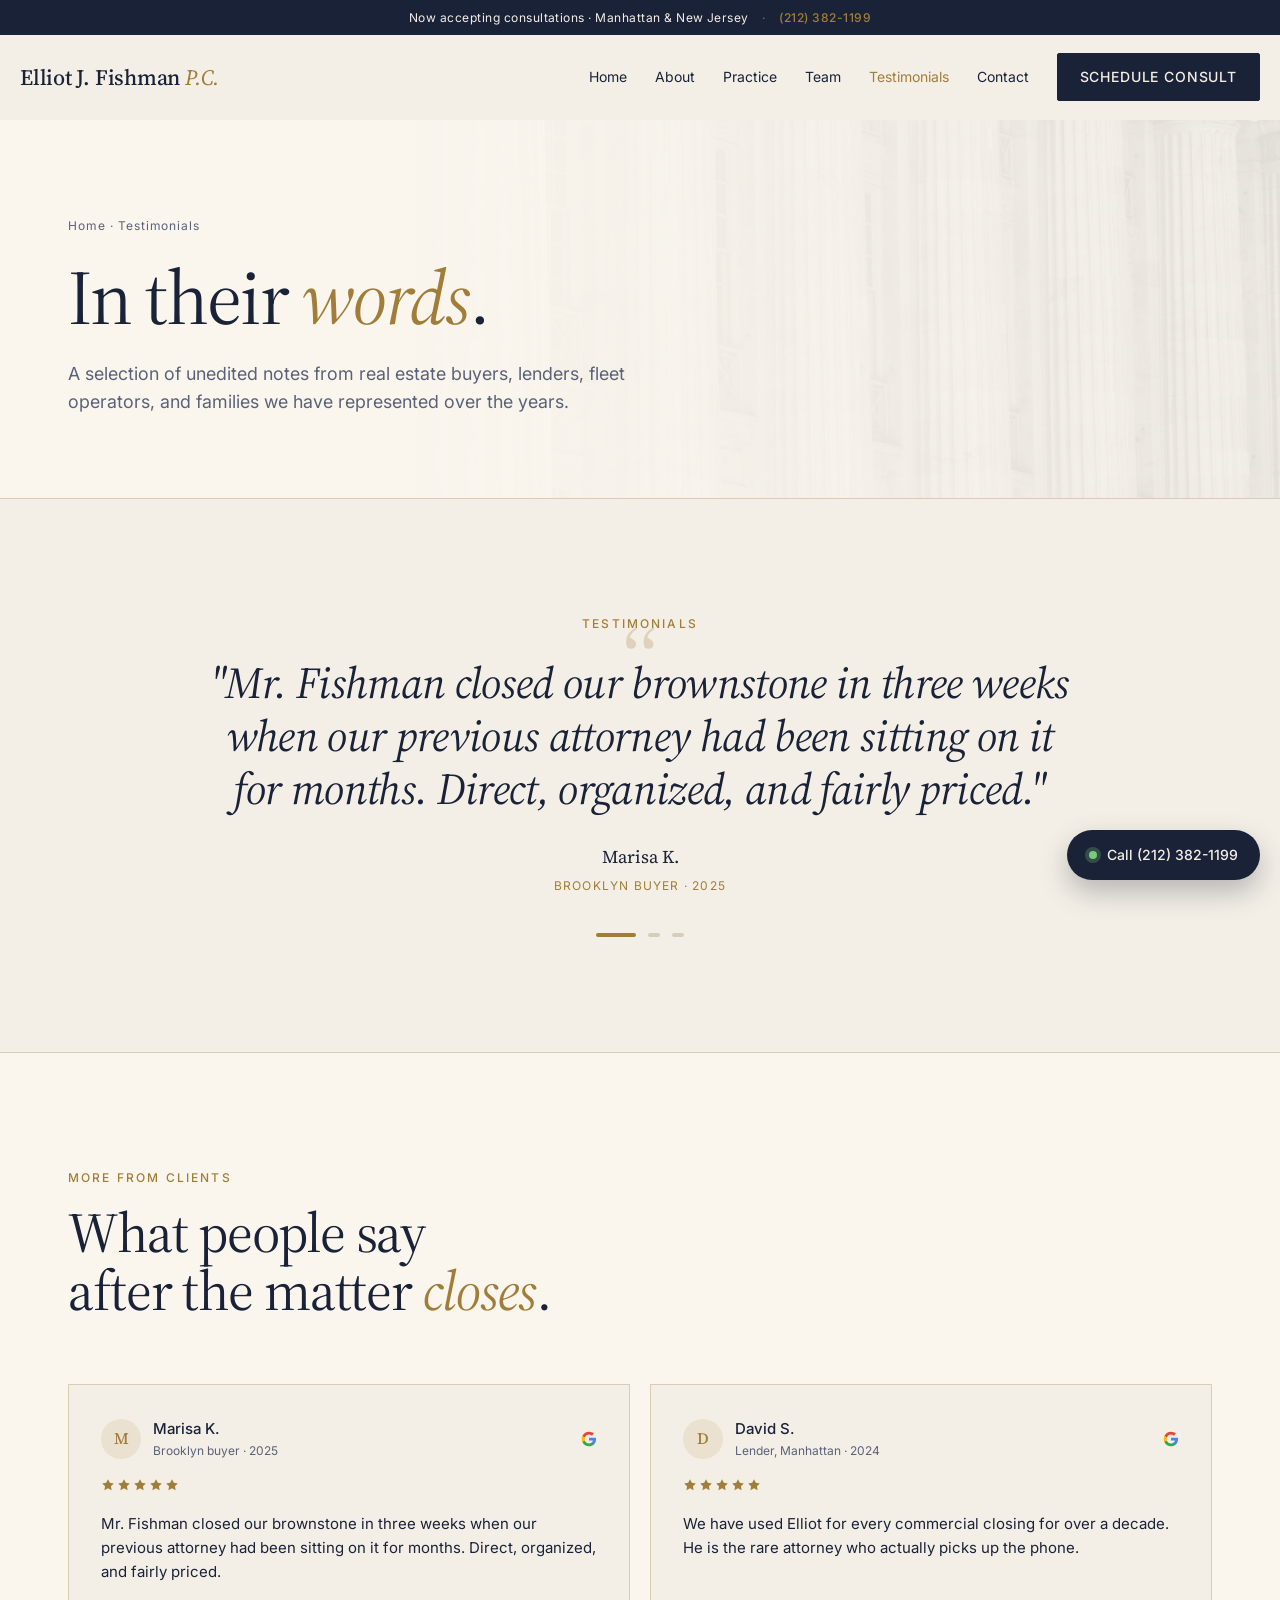
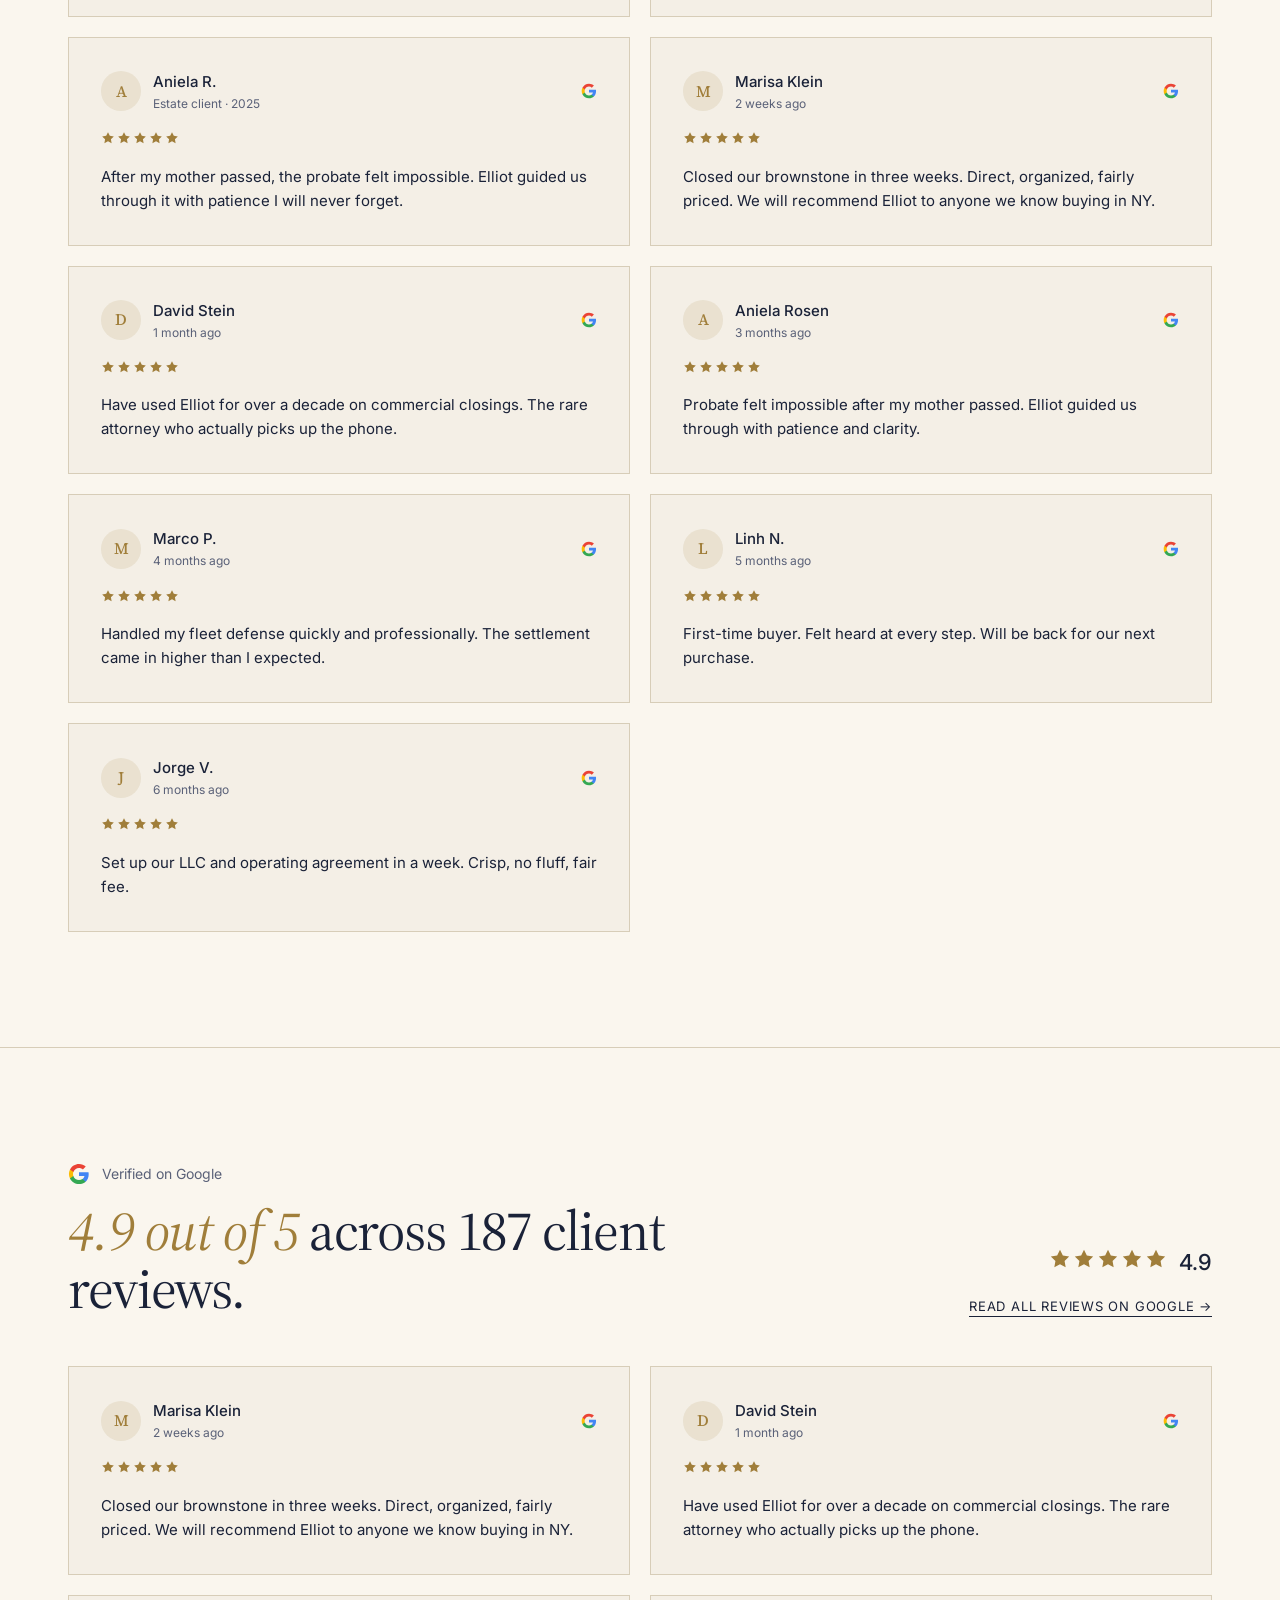
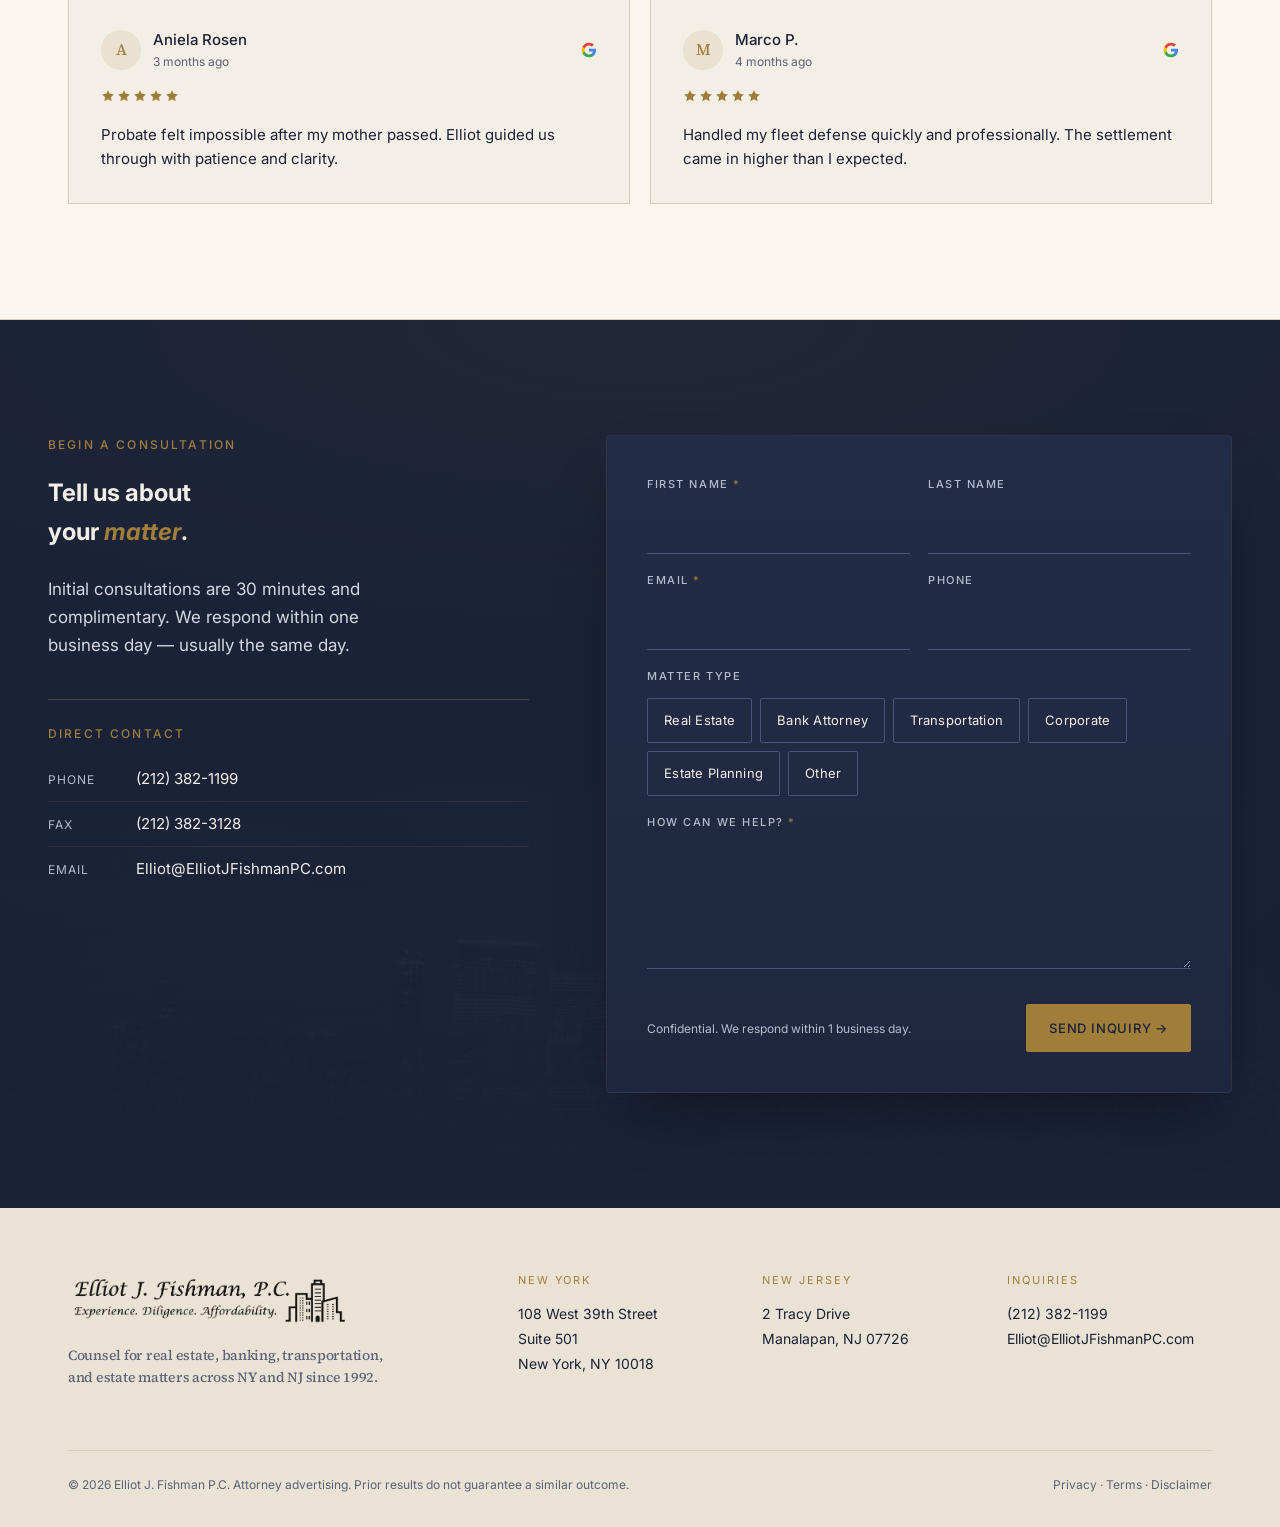
<file: testimonials.html>
<!doctype html>
<html lang="en">
<head>
<meta charset="utf-8" />
<meta name="viewport" content="width=device-width, initial-scale=1, viewport-fit=cover" />
<meta name="theme-color" content="#1A2238" />
<title>Testimonials — Elliot J. Fishman P.C.</title>
<meta name="description" content="In their words: clients of Elliot J. Fishman P.C. share their experience." />
<link rel="preconnect" href="https://fonts.googleapis.com" />
<link rel="preconnect" href="https://fonts.gstatic.com" crossorigin />
<link rel="stylesheet" href="https://fonts.googleapis.com/css2?family=Source+Serif+4:ital,opsz,wght@0,8..60,300..700;1,8..60,400..600&family=Inter:wght@400;500;600&display=swap" />
<link rel="stylesheet" href="assets/css/site.css" />
<link rel="icon" href="data:image/svg+xml,%3Csvg xmlns='http://www.w3.org/2000/svg' viewBox='0 0 32 32'%3E%3Crect width='32' height='32' fill='%231A2238'/%3E%3Ctext x='16' y='22' font-family='Georgia,serif' font-size='20' fill='%23A07E3A' text-anchor='middle' font-style='italic'%3EF%3C/text%3E%3C/svg%3E" />
</head>
<body data-page="testimonials">
<a href="#main" class="skip">Skip to content</a>
<div class="promobar">
  <span class="desktop-only">Now accepting consultations · Manhattan & New Jersey</span>
  <span class="sep desktop-only">·</span>
  <a href="tel:2123821199" class="phone">(212) 382-1199</a>
</div>
<header class="nav">
  <div class="container nav-inner">
    <a class="brand" href="index.html">Elliot J. Fishman <em>P.C.</em></a>
    <button class="nav-toggle" aria-expanded="false" aria-controls="nav-links" aria-label="Toggle menu"><span></span></button>
    <nav class="nav-links" id="nav-links">
      <a href="index.html">Home</a>
      <a href="about.html">About</a>
      <a href="practice.html">Practice</a>
      <a href="team.html">Team</a>
      <a href="testimonials.html" class="active">Testimonials</a>
      <a href="contact.html">Contact</a>
      <a href="contact.html" class="btn">Schedule Consult</a>
    </nav>
  </div>
  <div class="nav-backdrop"></div>
</header><main id="main">
  <section class="pagehead">
    <div class="container reveal">
      <div class="crumbs"><a href="index.html">Home</a> · Testimonials</div>
      <h1>In their <em>words</em>.</h1>
      <p class="sub">A selection of unedited notes from real estate buyers, lenders, fleet operators, and families we have represented over the years.</p>
    </div>
  </section>
  
<section class="section testimonials" id="testimonials">
  <div class="container">
    <div class="eyebrow">Testimonials</div>
    <div class="tcarousel reveal">
      
      <div class="tslide active">
        <blockquote>"Mr. Fishman closed our brownstone in three weeks when our previous attorney had been sitting on it for months. Direct, organized, and fairly priced."</blockquote>
        <div class="who">Marisa K.</div>
        <div class="when">Brooklyn buyer · 2025</div>
      </div>
      <div class="tslide">
        <blockquote>"We have used Elliot for every commercial closing for over a decade. He is the rare attorney who actually picks up the phone."</blockquote>
        <div class="who">David S.</div>
        <div class="when">Lender, Manhattan · 2024</div>
      </div>
      <div class="tslide">
        <blockquote>"After my mother passed, the probate felt impossible. Elliot guided us through it with patience I will never forget."</blockquote>
        <div class="who">Aniela R.</div>
        <div class="when">Estate client · 2025</div>
      </div>
    </div>
    <div class="tdots">
      <button class="active" aria-label="Testimonial 1"></button><button class="" aria-label="Testimonial 2"></button><button class="" aria-label="Testimonial 3"></button>
    </div>
  </div>
</section>
  <section class="section section--paper">
    <div class="container">
      <div class="section-head reveal">
        <div class="eyebrow">More from clients</div>
        <h2>What people say<br>after the matter <em>closes</em>.</h2>
      </div>
      <div class="reviews-grid">
        
        <div class="review reveal">
          <div class="review-top">
            <div class="review-who">
              <div class="av">M</div>
              <div><div class="nm">Marisa K.</div><div class="tm">Brooklyn buyer · 2025</div></div>
            </div>
            <svg width="16" height="16" viewBox="0 0 24 24" aria-label="Google"><path d="M22.56 12.25c0-.78-.07-1.53-.2-2.25H12v4.26h5.92c-.26 1.37-1.04 2.53-2.21 3.31v2.77h3.57c2.08-1.92 3.28-4.74 3.28-8.09z" fill="#4285F4"/><path d="M12 23c2.97 0 5.46-.98 7.28-2.66l-3.57-2.77c-.98.66-2.23 1.06-3.71 1.06-2.86 0-5.29-1.93-6.16-4.53H2.18v2.84C3.99 20.53 7.7 23 12 23z" fill="#34A853"/><path d="M5.84 14.09c-.22-.66-.35-1.36-.35-2.09s.13-1.43.35-2.09V7.07H2.18C1.43 8.55 1 10.22 1 12s.43 3.45 1.18 4.93l2.85-2.22.81-.62z" fill="#FBBC05"/><path d="M12 5.38c1.62 0 3.06.56 4.21 1.64l3.15-3.15C17.45 2.09 14.97 1 12 1 7.7 1 3.99 3.47 2.18 7.07l3.66 2.84c.87-2.6 3.3-4.53 6.16-4.53z" fill="#EA4335"/></svg>
          </div>
          <span class="stars"><svg width="14" height="14" viewBox="0 0 24 24" fill="var(--gold)"><path d="M12 2l3.09 6.26L22 9.27l-5 4.87 1.18 6.88L12 17.77l-6.18 3.25L7 14.14 2 9.27l6.91-1.01L12 2z"/></svg><svg width="14" height="14" viewBox="0 0 24 24" fill="var(--gold)"><path d="M12 2l3.09 6.26L22 9.27l-5 4.87 1.18 6.88L12 17.77l-6.18 3.25L7 14.14 2 9.27l6.91-1.01L12 2z"/></svg><svg width="14" height="14" viewBox="0 0 24 24" fill="var(--gold)"><path d="M12 2l3.09 6.26L22 9.27l-5 4.87 1.18 6.88L12 17.77l-6.18 3.25L7 14.14 2 9.27l6.91-1.01L12 2z"/></svg><svg width="14" height="14" viewBox="0 0 24 24" fill="var(--gold)"><path d="M12 2l3.09 6.26L22 9.27l-5 4.87 1.18 6.88L12 17.77l-6.18 3.25L7 14.14 2 9.27l6.91-1.01L12 2z"/></svg><svg width="14" height="14" viewBox="0 0 24 24" fill="var(--gold)"><path d="M12 2l3.09 6.26L22 9.27l-5 4.87 1.18 6.88L12 17.77l-6.18 3.25L7 14.14 2 9.27l6.91-1.01L12 2z"/></svg></span>
          <p>Mr. Fishman closed our brownstone in three weeks when our previous attorney had been sitting on it for months. Direct, organized, and fairly priced.</p>
        </div>
        <div class="review reveal">
          <div class="review-top">
            <div class="review-who">
              <div class="av">D</div>
              <div><div class="nm">David S.</div><div class="tm">Lender, Manhattan · 2024</div></div>
            </div>
            <svg width="16" height="16" viewBox="0 0 24 24" aria-label="Google"><path d="M22.56 12.25c0-.78-.07-1.53-.2-2.25H12v4.26h5.92c-.26 1.37-1.04 2.53-2.21 3.31v2.77h3.57c2.08-1.92 3.28-4.74 3.28-8.09z" fill="#4285F4"/><path d="M12 23c2.97 0 5.46-.98 7.28-2.66l-3.57-2.77c-.98.66-2.23 1.06-3.71 1.06-2.86 0-5.29-1.93-6.16-4.53H2.18v2.84C3.99 20.53 7.7 23 12 23z" fill="#34A853"/><path d="M5.84 14.09c-.22-.66-.35-1.36-.35-2.09s.13-1.43.35-2.09V7.07H2.18C1.43 8.55 1 10.22 1 12s.43 3.45 1.18 4.93l2.85-2.22.81-.62z" fill="#FBBC05"/><path d="M12 5.38c1.62 0 3.06.56 4.21 1.64l3.15-3.15C17.45 2.09 14.97 1 12 1 7.7 1 3.99 3.47 2.18 7.07l3.66 2.84c.87-2.6 3.3-4.53 6.16-4.53z" fill="#EA4335"/></svg>
          </div>
          <span class="stars"><svg width="14" height="14" viewBox="0 0 24 24" fill="var(--gold)"><path d="M12 2l3.09 6.26L22 9.27l-5 4.87 1.18 6.88L12 17.77l-6.18 3.25L7 14.14 2 9.27l6.91-1.01L12 2z"/></svg><svg width="14" height="14" viewBox="0 0 24 24" fill="var(--gold)"><path d="M12 2l3.09 6.26L22 9.27l-5 4.87 1.18 6.88L12 17.77l-6.18 3.25L7 14.14 2 9.27l6.91-1.01L12 2z"/></svg><svg width="14" height="14" viewBox="0 0 24 24" fill="var(--gold)"><path d="M12 2l3.09 6.26L22 9.27l-5 4.87 1.18 6.88L12 17.77l-6.18 3.25L7 14.14 2 9.27l6.91-1.01L12 2z"/></svg><svg width="14" height="14" viewBox="0 0 24 24" fill="var(--gold)"><path d="M12 2l3.09 6.26L22 9.27l-5 4.87 1.18 6.88L12 17.77l-6.18 3.25L7 14.14 2 9.27l6.91-1.01L12 2z"/></svg><svg width="14" height="14" viewBox="0 0 24 24" fill="var(--gold)"><path d="M12 2l3.09 6.26L22 9.27l-5 4.87 1.18 6.88L12 17.77l-6.18 3.25L7 14.14 2 9.27l6.91-1.01L12 2z"/></svg></span>
          <p>We have used Elliot for every commercial closing for over a decade. He is the rare attorney who actually picks up the phone.</p>
        </div>
        <div class="review reveal">
          <div class="review-top">
            <div class="review-who">
              <div class="av">A</div>
              <div><div class="nm">Aniela R.</div><div class="tm">Estate client · 2025</div></div>
            </div>
            <svg width="16" height="16" viewBox="0 0 24 24" aria-label="Google"><path d="M22.56 12.25c0-.78-.07-1.53-.2-2.25H12v4.26h5.92c-.26 1.37-1.04 2.53-2.21 3.31v2.77h3.57c2.08-1.92 3.28-4.74 3.28-8.09z" fill="#4285F4"/><path d="M12 23c2.97 0 5.46-.98 7.28-2.66l-3.57-2.77c-.98.66-2.23 1.06-3.71 1.06-2.86 0-5.29-1.93-6.16-4.53H2.18v2.84C3.99 20.53 7.7 23 12 23z" fill="#34A853"/><path d="M5.84 14.09c-.22-.66-.35-1.36-.35-2.09s.13-1.43.35-2.09V7.07H2.18C1.43 8.55 1 10.22 1 12s.43 3.45 1.18 4.93l2.85-2.22.81-.62z" fill="#FBBC05"/><path d="M12 5.38c1.62 0 3.06.56 4.21 1.64l3.15-3.15C17.45 2.09 14.97 1 12 1 7.7 1 3.99 3.47 2.18 7.07l3.66 2.84c.87-2.6 3.3-4.53 6.16-4.53z" fill="#EA4335"/></svg>
          </div>
          <span class="stars"><svg width="14" height="14" viewBox="0 0 24 24" fill="var(--gold)"><path d="M12 2l3.09 6.26L22 9.27l-5 4.87 1.18 6.88L12 17.77l-6.18 3.25L7 14.14 2 9.27l6.91-1.01L12 2z"/></svg><svg width="14" height="14" viewBox="0 0 24 24" fill="var(--gold)"><path d="M12 2l3.09 6.26L22 9.27l-5 4.87 1.18 6.88L12 17.77l-6.18 3.25L7 14.14 2 9.27l6.91-1.01L12 2z"/></svg><svg width="14" height="14" viewBox="0 0 24 24" fill="var(--gold)"><path d="M12 2l3.09 6.26L22 9.27l-5 4.87 1.18 6.88L12 17.77l-6.18 3.25L7 14.14 2 9.27l6.91-1.01L12 2z"/></svg><svg width="14" height="14" viewBox="0 0 24 24" fill="var(--gold)"><path d="M12 2l3.09 6.26L22 9.27l-5 4.87 1.18 6.88L12 17.77l-6.18 3.25L7 14.14 2 9.27l6.91-1.01L12 2z"/></svg><svg width="14" height="14" viewBox="0 0 24 24" fill="var(--gold)"><path d="M12 2l3.09 6.26L22 9.27l-5 4.87 1.18 6.88L12 17.77l-6.18 3.25L7 14.14 2 9.27l6.91-1.01L12 2z"/></svg></span>
          <p>After my mother passed, the probate felt impossible. Elliot guided us through it with patience I will never forget.</p>
        </div>
        <div class="review reveal">
          <div class="review-top">
            <div class="review-who">
              <div class="av">M</div>
              <div><div class="nm">Marisa Klein</div><div class="tm">2 weeks ago</div></div>
            </div>
            <svg width="16" height="16" viewBox="0 0 24 24" aria-label="Google"><path d="M22.56 12.25c0-.78-.07-1.53-.2-2.25H12v4.26h5.92c-.26 1.37-1.04 2.53-2.21 3.31v2.77h3.57c2.08-1.92 3.28-4.74 3.28-8.09z" fill="#4285F4"/><path d="M12 23c2.97 0 5.46-.98 7.28-2.66l-3.57-2.77c-.98.66-2.23 1.06-3.71 1.06-2.86 0-5.29-1.93-6.16-4.53H2.18v2.84C3.99 20.53 7.7 23 12 23z" fill="#34A853"/><path d="M5.84 14.09c-.22-.66-.35-1.36-.35-2.09s.13-1.43.35-2.09V7.07H2.18C1.43 8.55 1 10.22 1 12s.43 3.45 1.18 4.93l2.85-2.22.81-.62z" fill="#FBBC05"/><path d="M12 5.38c1.62 0 3.06.56 4.21 1.64l3.15-3.15C17.45 2.09 14.97 1 12 1 7.7 1 3.99 3.47 2.18 7.07l3.66 2.84c.87-2.6 3.3-4.53 6.16-4.53z" fill="#EA4335"/></svg>
          </div>
          <span class="stars"><svg width="14" height="14" viewBox="0 0 24 24" fill="var(--gold)"><path d="M12 2l3.09 6.26L22 9.27l-5 4.87 1.18 6.88L12 17.77l-6.18 3.25L7 14.14 2 9.27l6.91-1.01L12 2z"/></svg><svg width="14" height="14" viewBox="0 0 24 24" fill="var(--gold)"><path d="M12 2l3.09 6.26L22 9.27l-5 4.87 1.18 6.88L12 17.77l-6.18 3.25L7 14.14 2 9.27l6.91-1.01L12 2z"/></svg><svg width="14" height="14" viewBox="0 0 24 24" fill="var(--gold)"><path d="M12 2l3.09 6.26L22 9.27l-5 4.87 1.18 6.88L12 17.77l-6.18 3.25L7 14.14 2 9.27l6.91-1.01L12 2z"/></svg><svg width="14" height="14" viewBox="0 0 24 24" fill="var(--gold)"><path d="M12 2l3.09 6.26L22 9.27l-5 4.87 1.18 6.88L12 17.77l-6.18 3.25L7 14.14 2 9.27l6.91-1.01L12 2z"/></svg><svg width="14" height="14" viewBox="0 0 24 24" fill="var(--gold)"><path d="M12 2l3.09 6.26L22 9.27l-5 4.87 1.18 6.88L12 17.77l-6.18 3.25L7 14.14 2 9.27l6.91-1.01L12 2z"/></svg></span>
          <p>Closed our brownstone in three weeks. Direct, organized, fairly priced. We will recommend Elliot to anyone we know buying in NY.</p>
        </div>
        <div class="review reveal">
          <div class="review-top">
            <div class="review-who">
              <div class="av">D</div>
              <div><div class="nm">David Stein</div><div class="tm">1 month ago</div></div>
            </div>
            <svg width="16" height="16" viewBox="0 0 24 24" aria-label="Google"><path d="M22.56 12.25c0-.78-.07-1.53-.2-2.25H12v4.26h5.92c-.26 1.37-1.04 2.53-2.21 3.31v2.77h3.57c2.08-1.92 3.28-4.74 3.28-8.09z" fill="#4285F4"/><path d="M12 23c2.97 0 5.46-.98 7.28-2.66l-3.57-2.77c-.98.66-2.23 1.06-3.71 1.06-2.86 0-5.29-1.93-6.16-4.53H2.18v2.84C3.99 20.53 7.7 23 12 23z" fill="#34A853"/><path d="M5.84 14.09c-.22-.66-.35-1.36-.35-2.09s.13-1.43.35-2.09V7.07H2.18C1.43 8.55 1 10.22 1 12s.43 3.45 1.18 4.93l2.85-2.22.81-.62z" fill="#FBBC05"/><path d="M12 5.38c1.62 0 3.06.56 4.21 1.64l3.15-3.15C17.45 2.09 14.97 1 12 1 7.7 1 3.99 3.47 2.18 7.07l3.66 2.84c.87-2.6 3.3-4.53 6.16-4.53z" fill="#EA4335"/></svg>
          </div>
          <span class="stars"><svg width="14" height="14" viewBox="0 0 24 24" fill="var(--gold)"><path d="M12 2l3.09 6.26L22 9.27l-5 4.87 1.18 6.88L12 17.77l-6.18 3.25L7 14.14 2 9.27l6.91-1.01L12 2z"/></svg><svg width="14" height="14" viewBox="0 0 24 24" fill="var(--gold)"><path d="M12 2l3.09 6.26L22 9.27l-5 4.87 1.18 6.88L12 17.77l-6.18 3.25L7 14.14 2 9.27l6.91-1.01L12 2z"/></svg><svg width="14" height="14" viewBox="0 0 24 24" fill="var(--gold)"><path d="M12 2l3.09 6.26L22 9.27l-5 4.87 1.18 6.88L12 17.77l-6.18 3.25L7 14.14 2 9.27l6.91-1.01L12 2z"/></svg><svg width="14" height="14" viewBox="0 0 24 24" fill="var(--gold)"><path d="M12 2l3.09 6.26L22 9.27l-5 4.87 1.18 6.88L12 17.77l-6.18 3.25L7 14.14 2 9.27l6.91-1.01L12 2z"/></svg><svg width="14" height="14" viewBox="0 0 24 24" fill="var(--gold)"><path d="M12 2l3.09 6.26L22 9.27l-5 4.87 1.18 6.88L12 17.77l-6.18 3.25L7 14.14 2 9.27l6.91-1.01L12 2z"/></svg></span>
          <p>Have used Elliot for over a decade on commercial closings. The rare attorney who actually picks up the phone.</p>
        </div>
        <div class="review reveal">
          <div class="review-top">
            <div class="review-who">
              <div class="av">A</div>
              <div><div class="nm">Aniela Rosen</div><div class="tm">3 months ago</div></div>
            </div>
            <svg width="16" height="16" viewBox="0 0 24 24" aria-label="Google"><path d="M22.56 12.25c0-.78-.07-1.53-.2-2.25H12v4.26h5.92c-.26 1.37-1.04 2.53-2.21 3.31v2.77h3.57c2.08-1.92 3.28-4.74 3.28-8.09z" fill="#4285F4"/><path d="M12 23c2.97 0 5.46-.98 7.28-2.66l-3.57-2.77c-.98.66-2.23 1.06-3.71 1.06-2.86 0-5.29-1.93-6.16-4.53H2.18v2.84C3.99 20.53 7.7 23 12 23z" fill="#34A853"/><path d="M5.84 14.09c-.22-.66-.35-1.36-.35-2.09s.13-1.43.35-2.09V7.07H2.18C1.43 8.55 1 10.22 1 12s.43 3.45 1.18 4.93l2.85-2.22.81-.62z" fill="#FBBC05"/><path d="M12 5.38c1.62 0 3.06.56 4.21 1.64l3.15-3.15C17.45 2.09 14.97 1 12 1 7.7 1 3.99 3.47 2.18 7.07l3.66 2.84c.87-2.6 3.3-4.53 6.16-4.53z" fill="#EA4335"/></svg>
          </div>
          <span class="stars"><svg width="14" height="14" viewBox="0 0 24 24" fill="var(--gold)"><path d="M12 2l3.09 6.26L22 9.27l-5 4.87 1.18 6.88L12 17.77l-6.18 3.25L7 14.14 2 9.27l6.91-1.01L12 2z"/></svg><svg width="14" height="14" viewBox="0 0 24 24" fill="var(--gold)"><path d="M12 2l3.09 6.26L22 9.27l-5 4.87 1.18 6.88L12 17.77l-6.18 3.25L7 14.14 2 9.27l6.91-1.01L12 2z"/></svg><svg width="14" height="14" viewBox="0 0 24 24" fill="var(--gold)"><path d="M12 2l3.09 6.26L22 9.27l-5 4.87 1.18 6.88L12 17.77l-6.18 3.25L7 14.14 2 9.27l6.91-1.01L12 2z"/></svg><svg width="14" height="14" viewBox="0 0 24 24" fill="var(--gold)"><path d="M12 2l3.09 6.26L22 9.27l-5 4.87 1.18 6.88L12 17.77l-6.18 3.25L7 14.14 2 9.27l6.91-1.01L12 2z"/></svg><svg width="14" height="14" viewBox="0 0 24 24" fill="var(--gold)"><path d="M12 2l3.09 6.26L22 9.27l-5 4.87 1.18 6.88L12 17.77l-6.18 3.25L7 14.14 2 9.27l6.91-1.01L12 2z"/></svg></span>
          <p>Probate felt impossible after my mother passed. Elliot guided us through with patience and clarity.</p>
        </div>
        <div class="review reveal">
          <div class="review-top">
            <div class="review-who">
              <div class="av">M</div>
              <div><div class="nm">Marco P.</div><div class="tm">4 months ago</div></div>
            </div>
            <svg width="16" height="16" viewBox="0 0 24 24" aria-label="Google"><path d="M22.56 12.25c0-.78-.07-1.53-.2-2.25H12v4.26h5.92c-.26 1.37-1.04 2.53-2.21 3.31v2.77h3.57c2.08-1.92 3.28-4.74 3.28-8.09z" fill="#4285F4"/><path d="M12 23c2.97 0 5.46-.98 7.28-2.66l-3.57-2.77c-.98.66-2.23 1.06-3.71 1.06-2.86 0-5.29-1.93-6.16-4.53H2.18v2.84C3.99 20.53 7.7 23 12 23z" fill="#34A853"/><path d="M5.84 14.09c-.22-.66-.35-1.36-.35-2.09s.13-1.43.35-2.09V7.07H2.18C1.43 8.55 1 10.22 1 12s.43 3.45 1.18 4.93l2.85-2.22.81-.62z" fill="#FBBC05"/><path d="M12 5.38c1.62 0 3.06.56 4.21 1.64l3.15-3.15C17.45 2.09 14.97 1 12 1 7.7 1 3.99 3.47 2.18 7.07l3.66 2.84c.87-2.6 3.3-4.53 6.16-4.53z" fill="#EA4335"/></svg>
          </div>
          <span class="stars"><svg width="14" height="14" viewBox="0 0 24 24" fill="var(--gold)"><path d="M12 2l3.09 6.26L22 9.27l-5 4.87 1.18 6.88L12 17.77l-6.18 3.25L7 14.14 2 9.27l6.91-1.01L12 2z"/></svg><svg width="14" height="14" viewBox="0 0 24 24" fill="var(--gold)"><path d="M12 2l3.09 6.26L22 9.27l-5 4.87 1.18 6.88L12 17.77l-6.18 3.25L7 14.14 2 9.27l6.91-1.01L12 2z"/></svg><svg width="14" height="14" viewBox="0 0 24 24" fill="var(--gold)"><path d="M12 2l3.09 6.26L22 9.27l-5 4.87 1.18 6.88L12 17.77l-6.18 3.25L7 14.14 2 9.27l6.91-1.01L12 2z"/></svg><svg width="14" height="14" viewBox="0 0 24 24" fill="var(--gold)"><path d="M12 2l3.09 6.26L22 9.27l-5 4.87 1.18 6.88L12 17.77l-6.18 3.25L7 14.14 2 9.27l6.91-1.01L12 2z"/></svg><svg width="14" height="14" viewBox="0 0 24 24" fill="var(--gold)"><path d="M12 2l3.09 6.26L22 9.27l-5 4.87 1.18 6.88L12 17.77l-6.18 3.25L7 14.14 2 9.27l6.91-1.01L12 2z"/></svg></span>
          <p>Handled my fleet defense quickly and professionally. The settlement came in higher than I expected.</p>
        </div>
        <div class="review reveal">
          <div class="review-top">
            <div class="review-who">
              <div class="av">L</div>
              <div><div class="nm">Linh N.</div><div class="tm">5 months ago</div></div>
            </div>
            <svg width="16" height="16" viewBox="0 0 24 24" aria-label="Google"><path d="M22.56 12.25c0-.78-.07-1.53-.2-2.25H12v4.26h5.92c-.26 1.37-1.04 2.53-2.21 3.31v2.77h3.57c2.08-1.92 3.28-4.74 3.28-8.09z" fill="#4285F4"/><path d="M12 23c2.97 0 5.46-.98 7.28-2.66l-3.57-2.77c-.98.66-2.23 1.06-3.71 1.06-2.86 0-5.29-1.93-6.16-4.53H2.18v2.84C3.99 20.53 7.7 23 12 23z" fill="#34A853"/><path d="M5.84 14.09c-.22-.66-.35-1.36-.35-2.09s.13-1.43.35-2.09V7.07H2.18C1.43 8.55 1 10.22 1 12s.43 3.45 1.18 4.93l2.85-2.22.81-.62z" fill="#FBBC05"/><path d="M12 5.38c1.62 0 3.06.56 4.21 1.64l3.15-3.15C17.45 2.09 14.97 1 12 1 7.7 1 3.99 3.47 2.18 7.07l3.66 2.84c.87-2.6 3.3-4.53 6.16-4.53z" fill="#EA4335"/></svg>
          </div>
          <span class="stars"><svg width="14" height="14" viewBox="0 0 24 24" fill="var(--gold)"><path d="M12 2l3.09 6.26L22 9.27l-5 4.87 1.18 6.88L12 17.77l-6.18 3.25L7 14.14 2 9.27l6.91-1.01L12 2z"/></svg><svg width="14" height="14" viewBox="0 0 24 24" fill="var(--gold)"><path d="M12 2l3.09 6.26L22 9.27l-5 4.87 1.18 6.88L12 17.77l-6.18 3.25L7 14.14 2 9.27l6.91-1.01L12 2z"/></svg><svg width="14" height="14" viewBox="0 0 24 24" fill="var(--gold)"><path d="M12 2l3.09 6.26L22 9.27l-5 4.87 1.18 6.88L12 17.77l-6.18 3.25L7 14.14 2 9.27l6.91-1.01L12 2z"/></svg><svg width="14" height="14" viewBox="0 0 24 24" fill="var(--gold)"><path d="M12 2l3.09 6.26L22 9.27l-5 4.87 1.18 6.88L12 17.77l-6.18 3.25L7 14.14 2 9.27l6.91-1.01L12 2z"/></svg><svg width="14" height="14" viewBox="0 0 24 24" fill="var(--gold)"><path d="M12 2l3.09 6.26L22 9.27l-5 4.87 1.18 6.88L12 17.77l-6.18 3.25L7 14.14 2 9.27l6.91-1.01L12 2z"/></svg></span>
          <p>First-time buyer. Felt heard at every step. Will be back for our next purchase.</p>
        </div>
        <div class="review reveal">
          <div class="review-top">
            <div class="review-who">
              <div class="av">J</div>
              <div><div class="nm">Jorge V.</div><div class="tm">6 months ago</div></div>
            </div>
            <svg width="16" height="16" viewBox="0 0 24 24" aria-label="Google"><path d="M22.56 12.25c0-.78-.07-1.53-.2-2.25H12v4.26h5.92c-.26 1.37-1.04 2.53-2.21 3.31v2.77h3.57c2.08-1.92 3.28-4.74 3.28-8.09z" fill="#4285F4"/><path d="M12 23c2.97 0 5.46-.98 7.28-2.66l-3.57-2.77c-.98.66-2.23 1.06-3.71 1.06-2.86 0-5.29-1.93-6.16-4.53H2.18v2.84C3.99 20.53 7.7 23 12 23z" fill="#34A853"/><path d="M5.84 14.09c-.22-.66-.35-1.36-.35-2.09s.13-1.43.35-2.09V7.07H2.18C1.43 8.55 1 10.22 1 12s.43 3.45 1.18 4.93l2.85-2.22.81-.62z" fill="#FBBC05"/><path d="M12 5.38c1.62 0 3.06.56 4.21 1.64l3.15-3.15C17.45 2.09 14.97 1 12 1 7.7 1 3.99 3.47 2.18 7.07l3.66 2.84c.87-2.6 3.3-4.53 6.16-4.53z" fill="#EA4335"/></svg>
          </div>
          <span class="stars"><svg width="14" height="14" viewBox="0 0 24 24" fill="var(--gold)"><path d="M12 2l3.09 6.26L22 9.27l-5 4.87 1.18 6.88L12 17.77l-6.18 3.25L7 14.14 2 9.27l6.91-1.01L12 2z"/></svg><svg width="14" height="14" viewBox="0 0 24 24" fill="var(--gold)"><path d="M12 2l3.09 6.26L22 9.27l-5 4.87 1.18 6.88L12 17.77l-6.18 3.25L7 14.14 2 9.27l6.91-1.01L12 2z"/></svg><svg width="14" height="14" viewBox="0 0 24 24" fill="var(--gold)"><path d="M12 2l3.09 6.26L22 9.27l-5 4.87 1.18 6.88L12 17.77l-6.18 3.25L7 14.14 2 9.27l6.91-1.01L12 2z"/></svg><svg width="14" height="14" viewBox="0 0 24 24" fill="var(--gold)"><path d="M12 2l3.09 6.26L22 9.27l-5 4.87 1.18 6.88L12 17.77l-6.18 3.25L7 14.14 2 9.27l6.91-1.01L12 2z"/></svg><svg width="14" height="14" viewBox="0 0 24 24" fill="var(--gold)"><path d="M12 2l3.09 6.26L22 9.27l-5 4.87 1.18 6.88L12 17.77l-6.18 3.25L7 14.14 2 9.27l6.91-1.01L12 2z"/></svg></span>
          <p>Set up our LLC and operating agreement in a week. Crisp, no fluff, fair fee.</p>
        </div>
      </div>
    </div>
  </section>
  
<section class="section section--paper" id="reviews">
  <div class="container">
    <div class="reviews-head reveal">
      <div>
        <div style="display:flex;align-items:center;gap:12px;margin-bottom:14px;"><svg width="22" height="22" viewBox="0 0 24 24" aria-label="Google"><path d="M22.56 12.25c0-.78-.07-1.53-.2-2.25H12v4.26h5.92c-.26 1.37-1.04 2.53-2.21 3.31v2.77h3.57c2.08-1.92 3.28-4.74 3.28-8.09z" fill="#4285F4"/><path d="M12 23c2.97 0 5.46-.98 7.28-2.66l-3.57-2.77c-.98.66-2.23 1.06-3.71 1.06-2.86 0-5.29-1.93-6.16-4.53H2.18v2.84C3.99 20.53 7.7 23 12 23z" fill="#34A853"/><path d="M5.84 14.09c-.22-.66-.35-1.36-.35-2.09s.13-1.43.35-2.09V7.07H2.18C1.43 8.55 1 10.22 1 12s.43 3.45 1.18 4.93l2.85-2.22.81-.62z" fill="#FBBC05"/><path d="M12 5.38c1.62 0 3.06.56 4.21 1.64l3.15-3.15C17.45 2.09 14.97 1 12 1 7.7 1 3.99 3.47 2.18 7.07l3.66 2.84c.87-2.6 3.3-4.53 6.16-4.53z" fill="#EA4335"/></svg><span style="font-size:14px;color:var(--ink-soft);">Verified on Google</span></div>
        <h2><em>4.9 out of 5</em> across 187 client reviews.</h2>
      </div>
      <div class="right">
        <span class="stars large"><svg width="22" height="22" viewBox="0 0 24 24" fill="var(--gold)"><path d="M12 2l3.09 6.26L22 9.27l-5 4.87 1.18 6.88L12 17.77l-6.18 3.25L7 14.14 2 9.27l6.91-1.01L12 2z"/></svg><svg width="22" height="22" viewBox="0 0 24 24" fill="var(--gold)"><path d="M12 2l3.09 6.26L22 9.27l-5 4.87 1.18 6.88L12 17.77l-6.18 3.25L7 14.14 2 9.27l6.91-1.01L12 2z"/></svg><svg width="22" height="22" viewBox="0 0 24 24" fill="var(--gold)"><path d="M12 2l3.09 6.26L22 9.27l-5 4.87 1.18 6.88L12 17.77l-6.18 3.25L7 14.14 2 9.27l6.91-1.01L12 2z"/></svg><svg width="22" height="22" viewBox="0 0 24 24" fill="var(--gold)"><path d="M12 2l3.09 6.26L22 9.27l-5 4.87 1.18 6.88L12 17.77l-6.18 3.25L7 14.14 2 9.27l6.91-1.01L12 2z"/></svg><svg width="22" height="22" viewBox="0 0 24 24" fill="var(--gold)"><path d="M12 2l3.09 6.26L22 9.27l-5 4.87 1.18 6.88L12 17.77l-6.18 3.25L7 14.14 2 9.27l6.91-1.01L12 2z"/></svg></span><span class="num">4.9</span>
        <div style="margin-top:12px;"><a href="#" style="font-size:13px;color:var(--ink);border-bottom:1px solid var(--ink);text-decoration:none;padding-bottom:2px;letter-spacing:0.06em;text-transform:uppercase;">Read all reviews on Google →</a></div>
      </div>
    </div>
    <div class="reviews-grid">
      
      <div class="review reveal">
        <div class="review-top">
          <div class="review-who">
            <div class="av">M</div>
            <div><div class="nm">Marisa Klein</div><div class="tm">2 weeks ago</div></div>
          </div>
          <svg width="16" height="16" viewBox="0 0 24 24" aria-label="Google"><path d="M22.56 12.25c0-.78-.07-1.53-.2-2.25H12v4.26h5.92c-.26 1.37-1.04 2.53-2.21 3.31v2.77h3.57c2.08-1.92 3.28-4.74 3.28-8.09z" fill="#4285F4"/><path d="M12 23c2.97 0 5.46-.98 7.28-2.66l-3.57-2.77c-.98.66-2.23 1.06-3.71 1.06-2.86 0-5.29-1.93-6.16-4.53H2.18v2.84C3.99 20.53 7.7 23 12 23z" fill="#34A853"/><path d="M5.84 14.09c-.22-.66-.35-1.36-.35-2.09s.13-1.43.35-2.09V7.07H2.18C1.43 8.55 1 10.22 1 12s.43 3.45 1.18 4.93l2.85-2.22.81-.62z" fill="#FBBC05"/><path d="M12 5.38c1.62 0 3.06.56 4.21 1.64l3.15-3.15C17.45 2.09 14.97 1 12 1 7.7 1 3.99 3.47 2.18 7.07l3.66 2.84c.87-2.6 3.3-4.53 6.16-4.53z" fill="#EA4335"/></svg>
        </div>
        <span class="stars"><svg width="14" height="14" viewBox="0 0 24 24" fill="var(--gold)"><path d="M12 2l3.09 6.26L22 9.27l-5 4.87 1.18 6.88L12 17.77l-6.18 3.25L7 14.14 2 9.27l6.91-1.01L12 2z"/></svg><svg width="14" height="14" viewBox="0 0 24 24" fill="var(--gold)"><path d="M12 2l3.09 6.26L22 9.27l-5 4.87 1.18 6.88L12 17.77l-6.18 3.25L7 14.14 2 9.27l6.91-1.01L12 2z"/></svg><svg width="14" height="14" viewBox="0 0 24 24" fill="var(--gold)"><path d="M12 2l3.09 6.26L22 9.27l-5 4.87 1.18 6.88L12 17.77l-6.18 3.25L7 14.14 2 9.27l6.91-1.01L12 2z"/></svg><svg width="14" height="14" viewBox="0 0 24 24" fill="var(--gold)"><path d="M12 2l3.09 6.26L22 9.27l-5 4.87 1.18 6.88L12 17.77l-6.18 3.25L7 14.14 2 9.27l6.91-1.01L12 2z"/></svg><svg width="14" height="14" viewBox="0 0 24 24" fill="var(--gold)"><path d="M12 2l3.09 6.26L22 9.27l-5 4.87 1.18 6.88L12 17.77l-6.18 3.25L7 14.14 2 9.27l6.91-1.01L12 2z"/></svg></span>
        <p>Closed our brownstone in three weeks. Direct, organized, fairly priced. We will recommend Elliot to anyone we know buying in NY.</p>
      </div>
      <div class="review reveal">
        <div class="review-top">
          <div class="review-who">
            <div class="av">D</div>
            <div><div class="nm">David Stein</div><div class="tm">1 month ago</div></div>
          </div>
          <svg width="16" height="16" viewBox="0 0 24 24" aria-label="Google"><path d="M22.56 12.25c0-.78-.07-1.53-.2-2.25H12v4.26h5.92c-.26 1.37-1.04 2.53-2.21 3.31v2.77h3.57c2.08-1.92 3.28-4.74 3.28-8.09z" fill="#4285F4"/><path d="M12 23c2.97 0 5.46-.98 7.28-2.66l-3.57-2.77c-.98.66-2.23 1.06-3.71 1.06-2.86 0-5.29-1.93-6.16-4.53H2.18v2.84C3.99 20.53 7.7 23 12 23z" fill="#34A853"/><path d="M5.84 14.09c-.22-.66-.35-1.36-.35-2.09s.13-1.43.35-2.09V7.07H2.18C1.43 8.55 1 10.22 1 12s.43 3.45 1.18 4.93l2.85-2.22.81-.62z" fill="#FBBC05"/><path d="M12 5.38c1.62 0 3.06.56 4.21 1.64l3.15-3.15C17.45 2.09 14.97 1 12 1 7.7 1 3.99 3.47 2.18 7.07l3.66 2.84c.87-2.6 3.3-4.53 6.16-4.53z" fill="#EA4335"/></svg>
        </div>
        <span class="stars"><svg width="14" height="14" viewBox="0 0 24 24" fill="var(--gold)"><path d="M12 2l3.09 6.26L22 9.27l-5 4.87 1.18 6.88L12 17.77l-6.18 3.25L7 14.14 2 9.27l6.91-1.01L12 2z"/></svg><svg width="14" height="14" viewBox="0 0 24 24" fill="var(--gold)"><path d="M12 2l3.09 6.26L22 9.27l-5 4.87 1.18 6.88L12 17.77l-6.18 3.25L7 14.14 2 9.27l6.91-1.01L12 2z"/></svg><svg width="14" height="14" viewBox="0 0 24 24" fill="var(--gold)"><path d="M12 2l3.09 6.26L22 9.27l-5 4.87 1.18 6.88L12 17.77l-6.18 3.25L7 14.14 2 9.27l6.91-1.01L12 2z"/></svg><svg width="14" height="14" viewBox="0 0 24 24" fill="var(--gold)"><path d="M12 2l3.09 6.26L22 9.27l-5 4.87 1.18 6.88L12 17.77l-6.18 3.25L7 14.14 2 9.27l6.91-1.01L12 2z"/></svg><svg width="14" height="14" viewBox="0 0 24 24" fill="var(--gold)"><path d="M12 2l3.09 6.26L22 9.27l-5 4.87 1.18 6.88L12 17.77l-6.18 3.25L7 14.14 2 9.27l6.91-1.01L12 2z"/></svg></span>
        <p>Have used Elliot for over a decade on commercial closings. The rare attorney who actually picks up the phone.</p>
      </div>
      <div class="review reveal">
        <div class="review-top">
          <div class="review-who">
            <div class="av">A</div>
            <div><div class="nm">Aniela Rosen</div><div class="tm">3 months ago</div></div>
          </div>
          <svg width="16" height="16" viewBox="0 0 24 24" aria-label="Google"><path d="M22.56 12.25c0-.78-.07-1.53-.2-2.25H12v4.26h5.92c-.26 1.37-1.04 2.53-2.21 3.31v2.77h3.57c2.08-1.92 3.28-4.74 3.28-8.09z" fill="#4285F4"/><path d="M12 23c2.97 0 5.46-.98 7.28-2.66l-3.57-2.77c-.98.66-2.23 1.06-3.71 1.06-2.86 0-5.29-1.93-6.16-4.53H2.18v2.84C3.99 20.53 7.7 23 12 23z" fill="#34A853"/><path d="M5.84 14.09c-.22-.66-.35-1.36-.35-2.09s.13-1.43.35-2.09V7.07H2.18C1.43 8.55 1 10.22 1 12s.43 3.45 1.18 4.93l2.85-2.22.81-.62z" fill="#FBBC05"/><path d="M12 5.38c1.62 0 3.06.56 4.21 1.64l3.15-3.15C17.45 2.09 14.97 1 12 1 7.7 1 3.99 3.47 2.18 7.07l3.66 2.84c.87-2.6 3.3-4.53 6.16-4.53z" fill="#EA4335"/></svg>
        </div>
        <span class="stars"><svg width="14" height="14" viewBox="0 0 24 24" fill="var(--gold)"><path d="M12 2l3.09 6.26L22 9.27l-5 4.87 1.18 6.88L12 17.77l-6.18 3.25L7 14.14 2 9.27l6.91-1.01L12 2z"/></svg><svg width="14" height="14" viewBox="0 0 24 24" fill="var(--gold)"><path d="M12 2l3.09 6.26L22 9.27l-5 4.87 1.18 6.88L12 17.77l-6.18 3.25L7 14.14 2 9.27l6.91-1.01L12 2z"/></svg><svg width="14" height="14" viewBox="0 0 24 24" fill="var(--gold)"><path d="M12 2l3.09 6.26L22 9.27l-5 4.87 1.18 6.88L12 17.77l-6.18 3.25L7 14.14 2 9.27l6.91-1.01L12 2z"/></svg><svg width="14" height="14" viewBox="0 0 24 24" fill="var(--gold)"><path d="M12 2l3.09 6.26L22 9.27l-5 4.87 1.18 6.88L12 17.77l-6.18 3.25L7 14.14 2 9.27l6.91-1.01L12 2z"/></svg><svg width="14" height="14" viewBox="0 0 24 24" fill="var(--gold)"><path d="M12 2l3.09 6.26L22 9.27l-5 4.87 1.18 6.88L12 17.77l-6.18 3.25L7 14.14 2 9.27l6.91-1.01L12 2z"/></svg></span>
        <p>Probate felt impossible after my mother passed. Elliot guided us through with patience and clarity.</p>
      </div>
      <div class="review reveal">
        <div class="review-top">
          <div class="review-who">
            <div class="av">M</div>
            <div><div class="nm">Marco P.</div><div class="tm">4 months ago</div></div>
          </div>
          <svg width="16" height="16" viewBox="0 0 24 24" aria-label="Google"><path d="M22.56 12.25c0-.78-.07-1.53-.2-2.25H12v4.26h5.92c-.26 1.37-1.04 2.53-2.21 3.31v2.77h3.57c2.08-1.92 3.28-4.74 3.28-8.09z" fill="#4285F4"/><path d="M12 23c2.97 0 5.46-.98 7.28-2.66l-3.57-2.77c-.98.66-2.23 1.06-3.71 1.06-2.86 0-5.29-1.93-6.16-4.53H2.18v2.84C3.99 20.53 7.7 23 12 23z" fill="#34A853"/><path d="M5.84 14.09c-.22-.66-.35-1.36-.35-2.09s.13-1.43.35-2.09V7.07H2.18C1.43 8.55 1 10.22 1 12s.43 3.45 1.18 4.93l2.85-2.22.81-.62z" fill="#FBBC05"/><path d="M12 5.38c1.62 0 3.06.56 4.21 1.64l3.15-3.15C17.45 2.09 14.97 1 12 1 7.7 1 3.99 3.47 2.18 7.07l3.66 2.84c.87-2.6 3.3-4.53 6.16-4.53z" fill="#EA4335"/></svg>
        </div>
        <span class="stars"><svg width="14" height="14" viewBox="0 0 24 24" fill="var(--gold)"><path d="M12 2l3.09 6.26L22 9.27l-5 4.87 1.18 6.88L12 17.77l-6.18 3.25L7 14.14 2 9.27l6.91-1.01L12 2z"/></svg><svg width="14" height="14" viewBox="0 0 24 24" fill="var(--gold)"><path d="M12 2l3.09 6.26L22 9.27l-5 4.87 1.18 6.88L12 17.77l-6.18 3.25L7 14.14 2 9.27l6.91-1.01L12 2z"/></svg><svg width="14" height="14" viewBox="0 0 24 24" fill="var(--gold)"><path d="M12 2l3.09 6.26L22 9.27l-5 4.87 1.18 6.88L12 17.77l-6.18 3.25L7 14.14 2 9.27l6.91-1.01L12 2z"/></svg><svg width="14" height="14" viewBox="0 0 24 24" fill="var(--gold)"><path d="M12 2l3.09 6.26L22 9.27l-5 4.87 1.18 6.88L12 17.77l-6.18 3.25L7 14.14 2 9.27l6.91-1.01L12 2z"/></svg><svg width="14" height="14" viewBox="0 0 24 24" fill="var(--gold)"><path d="M12 2l3.09 6.26L22 9.27l-5 4.87 1.18 6.88L12 17.77l-6.18 3.25L7 14.14 2 9.27l6.91-1.01L12 2z"/></svg></span>
        <p>Handled my fleet defense quickly and professionally. The settlement came in higher than I expected.</p>
      </div>
    </div>
  </div>
</section>
  
<section class="contact" id="contact">
  <div class="container">
    <div class="reveal">
      <div class="eyebrow">Begin a Consultation</div>
      <h2>Tell us about<br>your <em>matter</em>.</h2>
      <p class="lead">Initial consultations are 30 minutes and complimentary. We respond within one business day — usually the same day.</p>
      <div class="contact-direct">
        <div class="eyebrow">Direct Contact</div>
        <div class="row"><span class="k">Phone</span><span><a href="tel:2123821199">(212) 382-1199</a></span></div>
        <div class="row"><span class="k">Fax</span><span>(212) 382-3128</span></div>
        <div class="row"><span class="k">Email</span><span><a href="mailto:Elliot@ElliotJFishmanPC.com">Elliot@ElliotJFishmanPC.com</a></span></div>
      </div>
    </div>
    <div class="reveal">
      <div class="form-wrap">
        <form class="contact-form form" novalidate>
          <input type="hidden" name="matter" value="" />
          <div class="form-row">
            <div class="field" data-required><label>First Name <span class="req">*</span></label><input name="first" type="text" autocomplete="given-name" /></div>
            <div class="field"><label>Last Name</label><input name="last" type="text" autocomplete="family-name" /></div>
          </div>
          <div class="form-row">
            <div class="field" data-required data-type="email"><label>Email <span class="req">*</span></label><input name="email" type="email" autocomplete="email" /></div>
            <div class="field"><label>Phone</label><input name="phone" type="tel" autocomplete="tel" /></div>
          </div>
          <div class="field" style="margin-bottom:18px;">
            <div class="matter-label">Matter type</div>
            <div class="matter-chips">
              <button type="button" class="chip" data-matter="Real Estate">Real Estate</button><button type="button" class="chip" data-matter="Bank Attorney">Bank Attorney</button><button type="button" class="chip" data-matter="Transportation">Transportation</button><button type="button" class="chip" data-matter="Corporate">Corporate</button><button type="button" class="chip" data-matter="Estate Planning">Estate Planning</button><button type="button" class="chip" data-matter="Other">Other</button>
            </div>
          </div>
          <div class="field" data-required><label>How can we help? <span class="req">*</span></label><textarea name="message" rows="4"></textarea></div>
          <div class="form-foot">
            <span class="note">Confidential. We respond within 1 business day.</span>
            <button type="submit" class="btn btn-gold">Send Inquiry →</button>
          </div>
        </form>
      </div>
      <div class="success" style="display:none;">
        <div class="check">✓</div>
        <h3>Inquiry received.</h3>
        <p>Thank you, <span data-name>there</span>. Mr. Fishman or a senior associate will reach out within one business day.</p>
        <button class="btn">Send another</button>
      </div>
    </div>
  </div>
</section>
  </main>
<footer class="footer">
  <div class="container">
    <div class="footer-grid">
      <div class="footer-brand">
        <img src="assets/img/logo.webp" alt="Elliot J. Fishman P.C. — Experience. Diligence. Affordability." class="footer-logo" width="500" height="120" loading="lazy" />
        <p>Counsel for real estate, banking, transportation, and estate matters across NY and NJ since 1992.</p>
      </div>
      <div class="footer-col">
        <div class="h">New York</div>
        <div>108 West 39th Street</div>
        <div>Suite 501</div>
        <div>New York, NY 10018</div>
      </div>
      <div class="footer-col">
        <div class="h">New Jersey</div>
        <div>2 Tracy Drive</div>
        <div>Manalapan, NJ 07726</div>
      </div>
      <div class="footer-col">
        <div class="h">Inquiries</div>
        <div><a href="tel:2123821199">(212) 382-1199</a></div>
        <div><a href="mailto:Elliot@ElliotJFishmanPC.com">Elliot@ElliotJFishmanPC.com</a></div>
      </div>
    </div>
    <div class="footer-bar">
      <span>© 2026 Elliot J. Fishman P.C. Attorney advertising. Prior results do not guarantee a similar outcome.</span>
      <span>Privacy · Terms · Disclaimer</span>
    </div>
  </div>
</footer>
<a href="tel:2123821199" class="sticky-call" aria-label="Call (212) 382-1199">
  <span class="pulse" aria-hidden="true"></span>
  <span class="label">Call (212) 382-1199</span>
</a>
<script src="assets/js/site.js"></script>
</body>
</html>
</file>
<file: assets/css/site.css>
/* Fishman Law — Direction A (The Counsel)
   Editorial trust: Source Serif 4 + Inter, ivory + ink navy + warm gold.
   Mobile-first; scales up gracefully. */

:root {
  --bg: #F4EFE6;
  --bg-alt: #EAE3D5;
  --paper: #FAF6EE;
  --ink: #1A2238;
  --ink-soft: #5A6178;
  --rule: #D7CDB8;
  --gold: #A07E3A;
  --gold-soft: #A07E3A20;
  --maxw: 1240px;
  --pad-x: clamp(24px, 5vw, 48px);
  --display: "Source Serif 4", "Iowan Old Style", Georgia, serif;
  --body: "Inter", system-ui, -apple-system, "Segoe UI", sans-serif;
  --shadow-lg: 0 20px 50px rgba(26, 34, 56, 0.10);
  --shadow-md: 0 8px 24px rgba(26, 34, 56, 0.08);
}

*, *::before, *::after { box-sizing: border-box; }

html { scroll-behavior: smooth; overflow-x: hidden; }
body {
  margin: 0;
  background: var(--bg);
  color: var(--ink);
  font-family: var(--body);
  font-size: 16px;
  line-height: 1.6;
  -webkit-font-smoothing: antialiased;
  -moz-osx-font-smoothing: grayscale;
  text-rendering: optimizeLegibility;
  overflow-x: hidden;
}

img { display: block; max-width: 100%; height: auto; }
a { color: inherit; }
button, input, textarea, select { font: inherit; color: inherit; }

.serif { font-family: var(--display); font-weight: 400; }
.eyebrow {
  font-size: 12px;
  letter-spacing: 0.18em;
  text-transform: uppercase;
  color: var(--gold);
  font-weight: 500;
}
.rule { width: 32px; height: 1px; background: var(--gold); display: inline-block; }

.container { max-width: var(--maxw); margin: 0 auto; padding-left: var(--pad-x); padding-right: var(--pad-x); width: 100%; box-sizing: border-box; }

/* ============== Promo bar ============== */
.promobar {
  background: var(--ink);
  color: var(--bg);
  font-size: 12px;
  letter-spacing: 0.04em;
  padding: 8px 0;
  text-align: center;
}
.promobar .sep { margin: 0 10px; opacity: 0.4; }
.promobar .phone { color: var(--gold); font-weight: 500; text-decoration: none; }
@media (max-width: 540px) { .promobar .desktop-only { display: none; } }

/* ============== Nav ============== */
.nav {
  position: sticky; top: 0; z-index: 50;
  background: rgba(250, 246, 238, 0);
  border-bottom: 1px solid transparent;
  transition: background .25s ease, border-color .25s ease, backdrop-filter .25s ease;
}
.nav.scrolled {
  background: rgba(250, 246, 238, 0.94);
  backdrop-filter: saturate(140%) blur(10px);
  -webkit-backdrop-filter: saturate(140%) blur(10px);
  border-bottom-color: var(--rule);
}
.nav-inner {
  display: flex; align-items: center; justify-content: space-between;
  padding: 18px 0;
  gap: 16px;
  gap: 16px;
}
.brand {
  font-family: var(--display);
  font-size: 22px; font-weight: 500; letter-spacing: -0.01em;
  text-decoration: none; color: var(--ink); line-height: 1;
}
.brand em { color: var(--gold); font-style: italic; font-weight: 400; }
.nav-links { display: flex; align-items: center; gap: 28px; }
.nav-links a { color: var(--ink); text-decoration: none; font-size: 14px; }
.nav-links a:hover { color: var(--gold); }
.nav-links a.active { color: var(--gold); }
.nav-links a.btn { color: var(--bg); }
.nav-links a.btn:hover { color: var(--ink); }
.btn {
  display: inline-flex; align-items: center; gap: 8px;
  background: var(--ink); color: var(--bg);
  padding: 14px 22px; border-radius: 2px;
  text-decoration: none; font-size: 13px;
  letter-spacing: 0.06em; text-transform: uppercase; font-weight: 500;
  border: 1px solid var(--ink); cursor: pointer;
  transition: background .18s ease, color .18s ease, transform .18s ease, box-shadow .18s ease;
  min-height: 48px; line-height: 1;
}
.btn:active { transform: translateY(1px); }
.btn:focus-visible { outline: 2px solid var(--gold); outline-offset: 3px; }
.btn:hover { background: var(--gold); border-color: var(--gold); color: var(--ink); box-shadow: 0 10px 24px -8px rgba(160,126,58,0.5); }
.btn-ghost {
  background: transparent; color: var(--ink); border: 1px solid var(--ink);
}
.btn-ghost:hover { background: var(--ink); color: var(--bg); }
.btn-gold { background: var(--gold); border-color: var(--gold); color: var(--ink); }
.btn-gold:hover { background: var(--ink); border-color: var(--ink); color: var(--bg); }

.nav-toggle {
  display: none;
  width: 48px; height: 48px;
  background: transparent; border: 1px solid var(--rule);
  border-radius: 2px; cursor: pointer;
  padding: 0; align-items: center; justify-content: center;
  transition: border-color .15s, background .15s;
}
.nav-toggle:hover { border-color: var(--gold); }
.nav-toggle[aria-expanded="true"] { background: var(--paper); border-color: var(--gold); position: relative; z-index: 51; }
.nav-toggle span {
  position: relative; display: block; width: 18px; height: 1.5px; background: var(--ink);
  transition: transform .25s, opacity .25s;
}
.nav-toggle span::before, .nav-toggle span::after {
  content: ""; position: absolute; left: 0; width: 18px; height: 1.5px; background: var(--ink);
  transition: transform .25s, top .25s;
}
.nav-toggle span::before { top: -6px; }
.nav-toggle span::after { top: 6px; }
.nav-toggle[aria-expanded="true"] span { background: transparent; }
.nav-toggle[aria-expanded="true"] span::before { top: 0; transform: rotate(45deg); }
.nav-toggle[aria-expanded="true"] span::after { top: 0; transform: rotate(-45deg); }

@media (max-width: 1024px) {
  .nav-toggle { display: inline-flex; }
  .nav-links {
    position: fixed; inset: 0 0 0 auto;
    width: min(380px, 88vw);
    flex-direction: column;
    align-items: stretch;
    background: var(--paper);
    padding: 96px 28px 32px;
    gap: 0;
    transform: translateX(100%);
    transition: transform .3s ease;
    box-shadow: -20px 0 40px rgba(26,34,56,0.08);
    z-index: 49;
    overflow-y: auto;
    overscroll-behavior: contain;
    padding-bottom: max(32px, env(safe-area-inset-bottom));
  }
  .nav-links.open { transform: translateX(0); }
  .nav-links a {
    font-family: var(--display);
    font-size: 22px;
    padding: 16px 0;
    border-bottom: 1px solid var(--rule);
    letter-spacing: -0.01em;
    transition: color .15s, padding-left .25s;
  }
  .nav-links a:hover, .nav-links a.active { padding-left: 8px; }
  .nav-links .btn { margin-top: 28px; justify-content: center; padding: 18px; font-size: 13px; border-radius: 2px; }
  .nav-links .btn:hover { padding-left: 18px; }
  .nav-backdrop {
    position: fixed; inset: 0; background: rgba(26,34,56,0.4);
    opacity: 0; pointer-events: none;
    transition: opacity .25s; z-index: 48;
  }
  .nav-backdrop.show { opacity: 1; pointer-events: auto; }
}
@media (max-width: 640px) {
  .nav-inner { padding-left: 8px; padding-right: 8px; }
  .brand { font-size: 19px; }
}

/* ============== Hero ============== */
.hero {
  border-bottom: 1px solid var(--rule);
}
.hero-inner {
  display: grid;
  grid-template-columns: 1.1fr 1fr;
  gap: 64px;
  align-items: center;
  min-height: 680px;
  padding: 80px 0;
}
.hero h1 {
  font-family: var(--display);
  font-size: clamp(40px, 6.4vw, 84px);
  line-height: 0.98;
  font-weight: 400;
  letter-spacing: -0.025em;
  margin: 24px 0 0;
  text-wrap: balance;
}
.hero h1 em { color: var(--gold); font-style: italic; font-weight: 400; }
.hero .lead {
  font-size: clamp(17px, 1.4vw, 19px);
  line-height: 1.55;
  color: var(--ink-soft);
  margin-top: 28px;
  max-width: 480px;
}
.hero .quote {
  font-family: var(--display);
  font-style: italic;
  font-size: 16px;
  margin-top: 20px;
  padding-left: 16px;
  border-left: 2px solid var(--gold);
  max-width: 500px;
}
.hero-cta { display: flex; flex-wrap: wrap; gap: 12px; margin-top: 36px; }
.hero-cta .btn-link {
  color: var(--ink);
  padding: 12px 4px;
  border-bottom: 1px solid var(--ink);
  text-decoration: none;
  font-size: 13px;
  letter-spacing: 0.05em;
  text-transform: uppercase;
  font-weight: 500;
}
.hero-bar {
  display: grid;
  grid-template-columns: repeat(3, 1fr);
  gap: 24px;
  margin-top: 56px;
  padding-top: 28px;
  border-top: 1px solid var(--rule);
}
.hero-bar .stat-n { font-family: var(--display); font-size: clamp(22px, 2.2vw, 30px); font-weight: 400; letter-spacing: -0.01em; }
.hero-bar .stat-l { font-size: 11px; letter-spacing: 0.1em; text-transform: uppercase; color: var(--ink-soft); margin-top: 6px; }

.hero-eyebrow { display: flex; align-items: center; gap: 12px; }

@media (max-width: 1024px) {
  .hero-inner { grid-template-columns: 1fr; gap: 36px; min-height: 0; padding: 40px 0 64px; }
  .hero h1 { font-size: clamp(38px, 7.5vw, 60px); }
  .hero .image { order: -1; max-width: 520px; margin: 0 auto; width: 100%; }
  .hero .image .ph { max-height: 56vh; }
  .hero-bar { gap: 16px; }
  .hero .lead { max-width: none; }
  .hero .quote { max-width: none; }
}
@media (max-width: 640px) {
  .hero-inner { padding: 24px 0 56px; gap: 28px; }
  .hero .image { max-width: 100%; }
  .hero .image .ph { max-height: 60vh; }
  .hero h1 { font-size: clamp(36px, 9vw, 48px); }
  .hero-bar { grid-template-columns: 1fr 1fr; gap: 18px 24px; }
  .hero-bar > div:nth-child(3) { grid-column: 1 / -1; padding-top: 12px; border-top: 1px solid var(--rule); }
}

/* ============== Hero figure (real photo) ============== */
.hero-figure {
  position: relative; margin: 0;
  aspect-ratio: 4 / 5;
  overflow: hidden;
  border: 1px solid var(--rule);
  background: var(--ink);
  box-shadow: 0 30px 60px -24px rgba(26,34,56,0.30);
}
.hero-figure img {
  position: absolute; inset: 0;
  width: 100%; height: 100%;
  object-fit: cover;
  filter: contrast(1.04) brightness(0.92);
}
.hero-figure::before {
  content: "";
  position: absolute; inset: 0;
  background:
    radial-gradient(120% 80% at 30% 20%, rgba(160,126,58,0.18), transparent 60%),
    linear-gradient(180deg, rgba(26,34,56,0.10) 0%, rgba(26,34,56,0.55) 100%);
  pointer-events: none;
  z-index: 1;
}
.hero-figure figcaption {
  position: absolute; left: 24px; right: 24px; bottom: 22px;
  z-index: 2;
  display: flex; align-items: center; gap: 12px;
  color: var(--bg);
  font-size: 11px; letter-spacing: 0.18em; text-transform: uppercase;
  font-weight: 500;
}
.hero-figure figcaption .rule { background: var(--gold); width: 28px; }
@media (max-width: 1024px) {
  .hero-figure { aspect-ratio: 5 / 4; max-height: 56vh; }
}
@media (max-width: 640px) {
  .hero-figure { aspect-ratio: 4 / 3; max-height: 50vh; }
  .hero-figure figcaption { left: 18px; right: 18px; bottom: 16px; font-size: 10px; }
}

/* ============== Placeholder image ============== */
.ph {
  position: relative;
  background:
    radial-gradient(120% 90% at 50% -10%, rgba(160,126,58,0.10), transparent 60%),
    repeating-linear-gradient(135deg, var(--bg-alt), var(--bg-alt) 14px, var(--paper) 14px, var(--paper) 28px);
  border: 1px solid var(--rule);
  display: flex; align-items: center; justify-content: center;
  aspect-ratio: 16 / 10;
  overflow: hidden;
}
.ph::after {
  content: "";
  position: absolute; inset: 0;
  background: linear-gradient(180deg, transparent 55%, rgba(26,34,56,0.06) 100%);
  pointer-events: none;
}
.ph[data-aspect="4/5"] { aspect-ratio: 4 / 5; }
.ph[data-aspect="3/4"] { aspect-ratio: 3 / 4; }
.ph[data-aspect="1/1"] { aspect-ratio: 1 / 1; }
.ph[data-aspect="4/3"] { aspect-ratio: 4 / 3; }
.ph[data-aspect="2/1"] { aspect-ratio: 2 / 1; }
.ph .tag {
  position: absolute; top: 12px; left: 12px;
  font-family: ui-monospace, Menlo, monospace;
  font-size: 10px; letter-spacing: 0.04em;
  color: var(--ink-soft); background: var(--paper);
  padding: 4px 8px;
}
.ph .label {
  font-family: ui-monospace, Menlo, monospace;
  font-size: 12px; color: var(--ink-soft);
  text-align: center; padding: 16px 24px;
  background: rgba(250, 246, 238, 0.85);
  max-width: 80%;
}

/* ============== Section helpers ============== */
.section { padding: clamp(64px, 9vw, 120px) 0; border-bottom: 1px solid var(--rule); }
.section--paper { background: var(--paper); }
.section--alt { background: var(--bg-alt); }
.section-head { margin-bottom: clamp(40px, 6vw, 64px); }
.section h2 {
  font-family: var(--display);
  font-size: clamp(36px, 5vw, 56px);
  line-height: 1.04;
  font-weight: 400;
  letter-spacing: -0.02em;
  margin: 16px 0 0;
}
.section h2 em { color: var(--gold); font-style: italic; font-weight: 400; }

/* ============== About row ============== */
.about-grid {
  display: grid; grid-template-columns: 1fr 1.4fr; gap: clamp(32px, 6vw, 96px);
}
@media (max-width: 1024px) { .about-grid { grid-template-columns: 1fr; gap: 32px; } }
.about-grid p { font-size: 17px; line-height: 1.7; }
.about-grid p.dim { font-size: 15px; color: var(--ink-soft); }
.about-figure {
  position: relative; margin: 32px 0 0;
  aspect-ratio: 4 / 3;
  overflow: hidden;
  border: 1px solid var(--rule);
  background: var(--ink);
}
.about-figure img {
  width: 100%; height: 100%;
  object-fit: cover;
  display: block;
  filter: contrast(1.04) brightness(0.95) saturate(0.92);
}
.about-figure::after {
  content: "";
  position: absolute; inset: 0;
  background: linear-gradient(180deg, transparent 50%, rgba(26,34,56,0.5) 100%);
  pointer-events: none;
}
.about-figure figcaption {
  position: absolute; left: 20px; bottom: 16px;
  color: var(--bg);
  font-size: 11px; letter-spacing: 0.18em; text-transform: uppercase;
  font-weight: 500;
  z-index: 1;
}
@media (min-width: 1025px) {
  .about-figure { aspect-ratio: 4 / 5; margin-top: 40px; }
}
@media (max-width: 1024px) {
  .about-figure { aspect-ratio: 16 / 10; margin-top: 24px; max-width: 540px; }
}
.facts {
  display: grid; grid-template-columns: 1fr 1fr; gap: 24px;
  margin-top: 40px; padding-top: 28px; border-top: 1px solid var(--rule);
}
@media (max-width: 480px) { .facts { gap: 20px 16px; } }
.fact .k { font-size: 11px; letter-spacing: 0.12em; text-transform: uppercase; color: var(--ink-soft); }
.fact .v { font-family: var(--display); font-size: 18px; margin-top: 6px; }

/* ============== Practice ============== */
.practice-head {
  display: grid; grid-template-columns: 1fr 1fr; gap: 48px; align-items: end;
}
@media (max-width: 1024px) { .practice-head { grid-template-columns: 1fr; gap: 16px; } }
.practice-head .helper {
  font-size: 14px; color: var(--ink-soft); max-width: 360px; line-height: 1.6;
  justify-self: end;
}
@media (max-width: 1024px) { .practice-head .helper { justify-self: start; } }

.practice-grid {
  display: grid; grid-template-columns: 1fr 1.4fr; gap: clamp(24px, 4vw, 64px); align-items: start;
}
@media (max-width: 1024px) { .practice-grid { grid-template-columns: 1fr; } }

.practice-list { display: flex; flex-direction: column; }
.practice-item {
  border-top: 1px solid var(--rule);
  padding: 20px 0;
  display: flex; align-items: center; justify-content: space-between;
  background: transparent; border-left: 0; border-right: 0; border-bottom: 0;
  text-align: left; cursor: pointer;
  width: 100%;
  min-height: 56px;
  transition: padding-left .25s;
  gap: 16px;
}
.practice-item:hover { padding-left: 6px; }
.practice-item.active { padding-left: 12px; }
@media (max-width: 640px) {
  .practice-item { padding: 16px 0; min-height: 52px; }
  .practice-item .title { font-size: 17px; }
  .practice-item .title .num { font-size: 10px; }
}
.practice-item:last-child { border-bottom: 1px solid var(--rule); }
.practice-item .title {
  font-family: var(--display);
  font-size: clamp(18px, 1.8vw, 22px);
  font-weight: 400;
  color: var(--ink);
  display: flex; align-items: baseline; gap: 14px;
}
.practice-item .title .num { font-size: 11px; color: var(--ink-soft); letter-spacing: 0.08em; }
.practice-item .plus {
  font-family: var(--display); font-size: 22px; color: var(--ink-soft);
  transition: transform .3s, color .15s;
}
.practice-item.active .title { color: var(--gold); }
.practice-item.active .plus { color: var(--gold); transform: rotate(45deg); }

.practice-card {
  background: var(--paper);
  border: 1px solid var(--rule);
  padding: clamp(28px, 4vw, 48px);
  overflow: hidden;
}
.practice-card-img {
  position: relative;
  margin: calc(-1 * clamp(28px, 4vw, 48px));
  margin-bottom: clamp(24px, 3vw, 32px);
  aspect-ratio: 16 / 9;
  overflow: hidden;
  border-bottom: 1px solid var(--rule);
}
.practice-card-img img {
  width: 100%; height: 100%;
  object-fit: cover;
  display: block;
  filter: contrast(1.04) saturate(0.94);
  transition: transform .8s ease;
}
.practice-card:hover .practice-card-img img { transform: scale(1.03); }
.practice-card-img::after {
  content: "";
  position: absolute; inset: 0;
  background: linear-gradient(180deg, transparent 60%, rgba(26,34,56,0.18) 100%);
  pointer-events: none;
}
.practice-card h3 {
  font-family: var(--display);
  font-size: clamp(26px, 3vw, 36px);
  font-weight: 400; letter-spacing: -0.015em;
  line-height: 1.1; margin: 12px 0 0;
}
.practice-card p { font-size: 17px; line-height: 1.65; color: var(--ink-soft); margin-top: 18px; }
.practice-card .work-head {
  font-size: 11px; letter-spacing: 0.12em; text-transform: uppercase;
  color: var(--ink-soft); margin: 28px 0 14px;
  padding-top: 22px; border-top: 1px solid var(--rule);
}
.practice-card .work-list { list-style: none; padding: 0; margin: 0; }
.practice-card .work-list li {
  display: flex; align-items: center; gap: 12px; padding: 7px 0; font-size: 15px;
}
.practice-card .work-list li::before {
  content: ""; width: 6px; height: 6px; background: var(--gold); border-radius: 50%;
}

/* ============== Team ============== */
.team-grid {
  display: grid; grid-template-columns: repeat(3, 1fr); gap: 28px;
}
@media (max-width: 640px) {
  .team-grid { grid-template-columns: 1fr; gap: 32px; max-width: 360px; margin: 0 auto; }
}
@media (min-width: 640px) and (max-width: 1024px) { .team-grid { grid-template-columns: 1fr 1fr; gap: 24px; } }
.team-card { transition: transform .25s ease; display: block; }
.team-card:hover { transform: translateY(-4px); }
.team-card:hover .name { color: var(--gold); }
.team-card .name { transition: color .2s; }
.team-card .meta {
  margin-top: 20px; padding-top: 16px; border-top: 1px solid var(--rule);
}
.team-card .name { font-family: var(--display); font-size: 24px; font-weight: 400; letter-spacing: -0.01em; }
.team-card .role { font-size: 12px; color: var(--gold); letter-spacing: 0.1em; text-transform: uppercase; margin-top: 6px; }
.team-card .creds { font-size: 14px; color: var(--ink-soft); margin-top: 6px; }

/* ============== Testimonials carousel ============== */
.testimonials { text-align: center; }
.testimonials .eyebrow { display: block; margin-bottom: 24px; }
.tcarousel { position: relative; min-height: 240px; max-width: 880px; margin: 0 auto; }
.tcarousel::before {
  content: "\201C";
  position: absolute; top: -40px; left: 50%; transform: translateX(-50%);
  font-family: var(--display); font-size: 96px; line-height: 1;
  color: var(--gold); opacity: 0.25; pointer-events: none;
}
.tslide {
  position: absolute; inset: 0;
  opacity: 0; pointer-events: none;
  transition: opacity .4s ease;
}
.tslide.active { opacity: 1; pointer-events: auto; position: relative; }
.tslide blockquote {
  margin: 0;
  font-family: var(--display);
  font-size: clamp(24px, 3.6vw, 44px);
  line-height: 1.2;
  font-weight: 400;
  letter-spacing: -0.015em;
  font-style: italic;
}
.tslide .who { font-family: var(--display); font-size: 18px; margin-top: 28px; }
.tslide .when {
  font-size: 12px; letter-spacing: 0.1em; text-transform: uppercase;
  color: var(--gold); margin-top: 4px;
}
.tdots { display: flex; justify-content: center; gap: 12px; margin-top: 36px; }
.tdots button {
  width: 12px; height: 4px; background: var(--rule); border: 0; padding: 0; cursor: pointer;
  transition: width .3s, background .15s; border-radius: 2px;
}
.tdots button.active { width: 40px; background: var(--gold); }

/* ============== Reviews (Google) ============== */
.reviews-head {
  display: grid; grid-template-columns: 1fr auto; gap: 24px; align-items: end;
  margin-bottom: 48px;
}
@media (max-width: 720px) { .reviews-head { grid-template-columns: 1fr; } }
.reviews-head h2 { max-width: 600px; }
.reviews-head .right { text-align: right; }
@media (max-width: 720px) { .reviews-head .right { text-align: left; } }

.reviews-grid {
  display: grid; grid-template-columns: 1fr 1fr; gap: 20px;
}
@media (max-width: 720px) { .reviews-grid { grid-template-columns: 1fr; } }
.review {
  background: var(--bg);
  border: 1px solid var(--rule);
  padding: clamp(20px, 3vw, 32px);
}
.review-top {
  display: flex; align-items: center; justify-content: space-between; margin-bottom: 14px;
}
.review-who { display: flex; align-items: center; gap: 12px; }
.review-who .av {
  width: 40px; height: 40px; border-radius: 50%;
  background: var(--gold-soft); color: var(--gold);
  display: flex; align-items: center; justify-content: center;
  font-family: var(--display); font-weight: 500;
}
.review-who .nm { font-weight: 500; font-size: 15px; }
.review-who .tm { font-size: 12px; color: var(--ink-soft); }
.review p { font-size: 15px; line-height: 1.6; margin: 12px 0 0; }

.stars { display: inline-flex; gap: 2px; }
.stars.large svg { width: 22px; height: 22px; }
.stars + .num { margin-left: 12px; font-size: 22px; font-weight: 500; }

/* ============== Contact ============== */
.contact {
  position: relative;
  background: var(--ink);
  color: var(--bg);
  padding: clamp(64px, 9vw, 120px) 0;
  overflow-x: hidden;
  isolation: isolate;
}
.contact::before {
  content: "";
  position: absolute; inset: auto 0 0 0; height: 60%; z-index: -1;
  background-image: url('../img/nyc-skyline.jpg');
  background-position: center 60%;
  background-size: cover;
  opacity: 0.28;
  filter: grayscale(0.55) contrast(1.15) brightness(1.1);
  mask-image: linear-gradient(180deg, transparent 0%, black 35%, black 80%, transparent 100%);
  -webkit-mask-image: linear-gradient(180deg, transparent 0%, black 35%, black 80%, transparent 100%);
}
.contact::after {
  content: "";
  position: absolute; inset: 0; z-index: -1;
  background:
    radial-gradient(120% 60% at 50% 0%, rgba(160,126,58,0.06), transparent 60%),
    linear-gradient(180deg, rgba(26,34,56,1) 0%, rgba(26,34,56,0.85) 50%, rgba(26,34,56,1) 100%);
}
.contact .container, .contact .form, .contact .form-wrap, .contact .success { max-width: 100%; min-width: 0; }
.contact .form input, .contact .form textarea, .contact .form select { max-width: 100%; min-width: 0; box-sizing: border-box; }
.contact .matter-chips { max-width: 100%; }
.contact .chip { white-space: nowrap; }
.contact .container { display: grid; grid-template-columns: 1fr 1.3fr; gap: clamp(40px, 6vw, 96px); }
@media (max-width: 1024px) { .contact .container { grid-template-columns: 1fr; gap: 40px; } }
.contact .eyebrow { color: var(--gold); }
.contact h2 { color: var(--bg); }
.contact h2 em { color: var(--gold); }
.contact .lead {
  font-size: 17px; line-height: 1.65; color: #D4D8E1; margin-top: 24px; max-width: 380px;
}
.contact .form-foot .note { color: #B6BCCB; }
.success p { color: #D4D8E1; }
.contact-direct {
  margin-top: 40px; padding-top: 24px; border-top: 1px solid rgba(160, 126, 58, 0.4);
}
.contact-direct .eyebrow { margin-bottom: 14px; }
.contact-direct .row {
  display: grid; grid-template-columns: 72px 1fr; gap: 16px;
  padding: 10px 0; font-size: 15px; align-items: baseline;
  border-bottom: 1px solid rgba(160, 126, 58, 0.15);
}
.contact-direct .row:last-child { border-bottom: 0; }
.contact-direct .row .k { color: #B6BCCB; font-size: 12px; letter-spacing: 0.08em; text-transform: uppercase; }
.contact-direct .row span:not(.k) { word-break: break-word; }
.contact-direct .row a { color: var(--bg); text-decoration: none; }
.contact-direct .row a:hover { color: var(--gold); }

.form {
  background: linear-gradient(180deg, #232C46 0%, #1F2740 100%);
  padding: clamp(24px, 4vw, 40px);
  border-radius: 4px;
  border: 1px solid rgba(160,126,58,0.12);
  box-shadow: 0 30px 60px -20px rgba(0,0,0,0.4);
}
.form-row { display: grid; grid-template-columns: 1fr 1fr; gap: 18px; margin-bottom: 18px; }
@media (max-width: 640px) { .form-row { grid-template-columns: 1fr; gap: 14px; margin-bottom: 14px; } }
.field label {
  display: block;
  font-size: 11px; letter-spacing: 0.14em; text-transform: uppercase;
  color: #B6BCCB; margin-bottom: 10px; font-weight: 500;
}
.field input, .field textarea, .field select {
  width: 100%;
  background: transparent;
  border: 0;
  border-bottom: 1px solid #4A5478;
  color: #FFFFFF;
  font-size: 16px;
  padding: 12px 0;
  outline: none;
  border-radius: 0;
  transition: border-color .2s;
}
.field input::placeholder, .field textarea::placeholder { color: #707892; }
.field input:focus, .field textarea:focus, .field select:focus { border-bottom-color: var(--gold); }
.field textarea { resize: vertical; min-height: 96px; }
.field.error label { color: #E89B9B; }
.field.error input, .field.error textarea { border-bottom-color: #E89B9B; }
.field .req { color: var(--gold); }
.matter-chips { display: flex; flex-wrap: wrap; gap: 8px; }
.chip {
  background: transparent; color: var(--bg);
  border: 1px solid #4A5478;
  padding: 11px 16px;
  font-size: 13px;
  cursor: pointer;
  letter-spacing: 0.02em;
  border-radius: 2px;
  transition: all .15s;
  min-height: 40px;
}
.chip:hover { border-color: var(--gold); }
.chip.selected { background: var(--gold); border-color: var(--gold); color: var(--ink); }
.matter-label {
  font-size: 11px; letter-spacing: 0.14em; text-transform: uppercase;
  color: #B6BCCB; margin-bottom: 12px; font-weight: 500;
}
.form-foot {
  display: flex; align-items: center; justify-content: space-between; margin-top: 28px; gap: 16px; flex-wrap: wrap;
}
.form-foot .note { font-size: 12px; color: #9097A8; }
.success {
  background: #222B43; padding: clamp(36px, 5vw, 64px); border-radius: 4px; text-align: center;
}
.success .check {
  width: 64px; height: 64px; margin: 0 auto 24px;
  border-radius: 50%; background: var(--gold-soft); border: 1px solid var(--gold);
  display: flex; align-items: center; justify-content: center;
  color: var(--gold); font-family: var(--display); font-size: 32px;
}
.success h3 { font-family: var(--display); font-size: 32px; font-weight: 400; letter-spacing: -0.02em; margin: 0; color: var(--bg); }
.success p { font-size: 15px; color: #C8CDD8; margin-top: 12px; }
.success .btn {
  margin-top: 28px; background: transparent; color: var(--bg); border-color: var(--bg);
}

/* ============== Footer ============== */
.footer { background: var(--bg-alt); color: var(--ink); padding: 64px 0 32px; }
.footer-grid {
  display: grid;
  grid-template-columns: 2fr 1fr 1fr 1fr;
  gap: 40px;
  padding-bottom: 48px;
  border-bottom: 1px solid var(--rule);
}
@media (max-width: 1024px) {
  .footer-grid { grid-template-columns: 1fr 1fr; gap: 32px 24px; }
  .footer-brand { grid-column: 1 / -1; }
}
@media (max-width: 480px) { .footer-grid { grid-template-columns: 1fr; } }
.footer-brand { font-family: var(--display); font-size: 26px; font-weight: 500; letter-spacing: -0.01em; }
.footer-brand em { color: var(--gold); font-style: italic; font-weight: 400; }
.footer-brand p { font-size: 14px; color: var(--ink-soft); margin-top: 16px; max-width: 320px; line-height: 1.6; }
.footer-logo { display: block; max-width: 280px; height: auto; opacity: 0.92; mix-blend-mode: multiply; margin-bottom: 4px; }
.footer-col .h { font-size: 11px; letter-spacing: 0.18em; text-transform: uppercase; color: var(--gold); margin-bottom: 14px; }
.footer-col div { font-size: 14px; color: var(--ink); margin-bottom: 4px; line-height: 1.5; }
.footer-col a { color: inherit; text-decoration: none; }
.footer-col a:hover { color: var(--gold); }
.footer-bar {
  display: flex; justify-content: space-between; padding-top: 24px;
  font-size: 12px; color: var(--ink-soft); flex-wrap: wrap; gap: 12px;
}
@media (max-width: 540px) {
  .footer { padding-bottom: 96px; }
  .footer-bar { flex-direction: column; gap: 8px; padding-top: 20px; }
  .footer-bar span { line-height: 1.5; }
}

/* ============== Sticky CTA ============== */
.sticky-call {
  position: fixed; bottom: 20px; right: 20px; z-index: 60;
  display: inline-flex; align-items: center; gap: 10px;
  background: var(--ink); color: var(--bg);
  padding: 14px 22px;
  border-radius: 999px;
  text-decoration: none;
  font-size: 14px; font-weight: 500;
  box-shadow: 0 12px 28px rgba(26, 34, 56, 0.28);
  transition: transform .15s, background .15s;
}
.sticky-call:hover { background: var(--gold); color: var(--ink); transform: translateY(-1px); }
.sticky-call .pulse {
  width: 8px; height: 8px; background: #7BC97A; border-radius: 50%;
  box-shadow: 0 0 0 4px rgba(123, 201, 122, 0.25);
  animation: pulse 2s infinite;
}
@keyframes pulse {
  0%, 100% { box-shadow: 0 0 0 4px rgba(123, 201, 122, 0.25); }
  50% { box-shadow: 0 0 0 6px rgba(123, 201, 122, 0.10); }
}
@media (max-width: 540px) {
  .sticky-call .label { display: none; }
  .sticky-call {
    padding: 0;
    width: 52px; height: 52px;
    bottom: max(16px, env(safe-area-inset-bottom));
    right: 16px;
    justify-content: center;
  }
  .sticky-call .pulse { width: 10px; height: 10px; }
}

/* ============== Page header (interior pages) ============== */
.pagehead {
  position: relative;
  padding: clamp(48px, 8vw, 96px) 0 clamp(40px, 6vw, 64px);
  border-bottom: 1px solid var(--rule);
  background: var(--paper);
  overflow: hidden;
  isolation: isolate;
}
.pagehead::before {
  content: "";
  position: absolute; inset: 0; z-index: -1;
  background-image: url('../img/courthouse-columns.jpg');
  background-position: right center;
  background-size: cover;
  background-repeat: no-repeat;
  opacity: 0.10;
  filter: grayscale(1) contrast(1.1);
  mask-image: linear-gradient(90deg, transparent 0%, transparent 30%, black 100%);
  -webkit-mask-image: linear-gradient(90deg, transparent 0%, transparent 30%, black 100%);
}
.pagehead .container { position: relative; z-index: 1; }
@media (max-width: 720px) {
  .pagehead::before { opacity: 0.07; mask-image: linear-gradient(180deg, transparent 0%, black 100%); -webkit-mask-image: linear-gradient(180deg, transparent 0%, black 100%); }
}
.pagehead .crumbs { font-size: 12px; letter-spacing: 0.08em; color: var(--ink-soft); }
.pagehead .crumbs a { color: var(--ink-soft); text-decoration: none; }
.pagehead .crumbs a:hover { color: var(--gold); }
.pagehead h1 {
  font-family: var(--display);
  font-size: clamp(40px, 6vw, 80px);
  font-weight: 400;
  letter-spacing: -0.025em;
  line-height: 1; margin: 24px 0 0;
}
.pagehead h1 em { color: var(--gold); font-style: italic; font-weight: 400; }
.pagehead .sub {
  font-size: clamp(16px, 1.4vw, 19px);
  color: var(--ink-soft);
  max-width: 640px;
  margin-top: 24px;
  line-height: 1.55;
}

/* ============== Reveal on scroll ============== */
.reveal { opacity: 0; transform: translateY(16px); transition: opacity .7s ease, transform .7s ease; }
.reveal.in { opacity: 1; transform: none; }
@media (prefers-reduced-motion: reduce) {
  .reveal { opacity: 1; transform: none; transition: none; }
  html { scroll-behavior: auto; }
  .sticky-call .pulse { animation: none; }
}

/* ============== Page-specific extras ============== */
/* Bio page */
.bio-grid {
  display: grid; grid-template-columns: 1fr 1.6fr; gap: clamp(32px, 6vw, 80px);
  align-items: start;
}
@media (max-width: 1024px) { .bio-grid { grid-template-columns: 1fr; } }
.bio-grid h3 { font-family: var(--display); font-size: 26px; font-weight: 400; margin: 28px 0 12px; }
.bio-grid p { font-size: 17px; line-height: 1.7; }
.bio-grid ul { padding-left: 20px; line-height: 1.8; }

/* Contact page locations */
.locations {
  display: grid; grid-template-columns: 1fr 1fr; gap: 24px; margin-top: 40px;
}
@media (max-width: 720px) { .locations { grid-template-columns: 1fr; } }
.location {
  background: var(--paper); border: 1px solid var(--rule);
  padding: 28px;
}
.location .h { font-family: var(--display); font-size: 24px; font-weight: 400; }
.location .addr { font-size: 15px; color: var(--ink-soft); margin-top: 8px; line-height: 1.5; }
.location .links { margin-top: 16px; display: flex; gap: 16px; font-size: 13px; }
.location .links a { color: var(--ink); border-bottom: 1px solid var(--ink); padding-bottom: 2px; text-decoration: none; }
.location .links a:hover { color: var(--gold); border-color: var(--gold); }

/* Skip link */
.skip {
  position: absolute; left: -9999px; top: 0;
  background: var(--ink); color: var(--bg); padding: 10px 16px; z-index: 100;
}
.skip:focus { left: 16px; top: 16px; }
</file>
